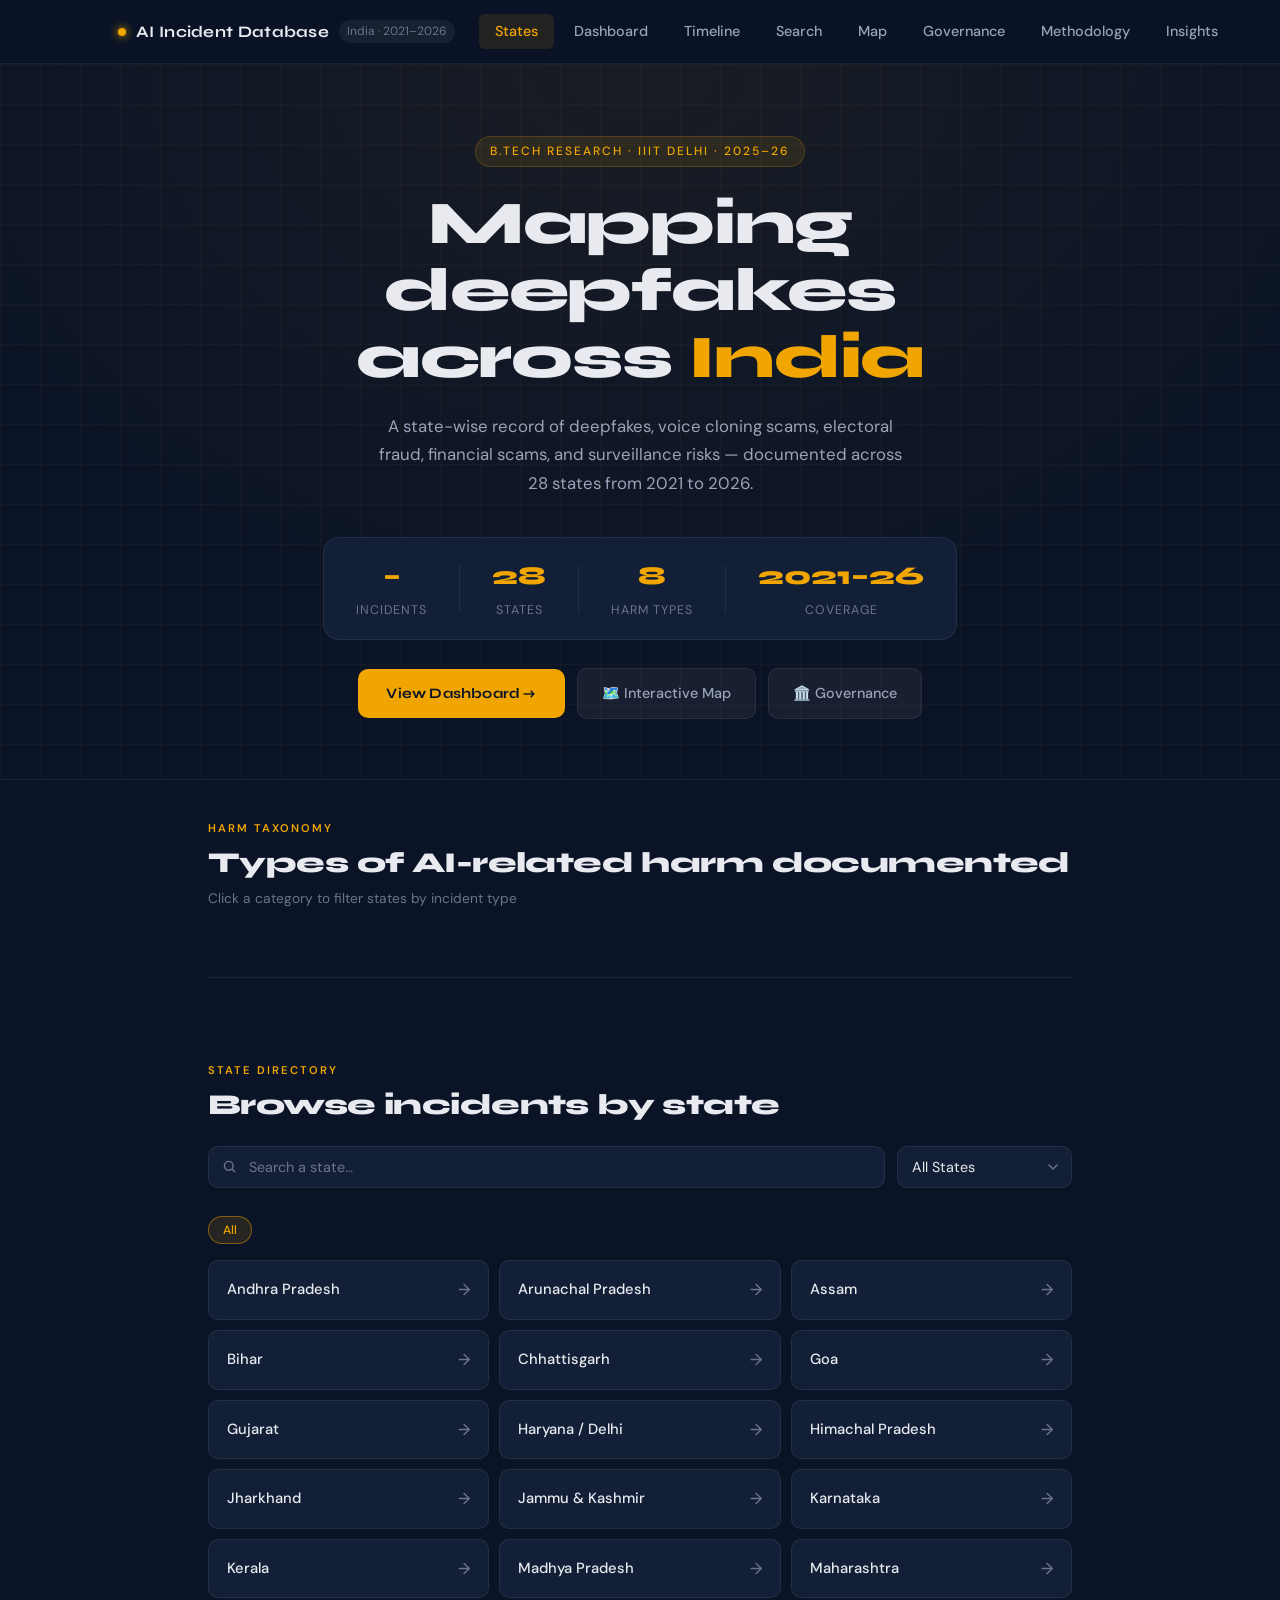
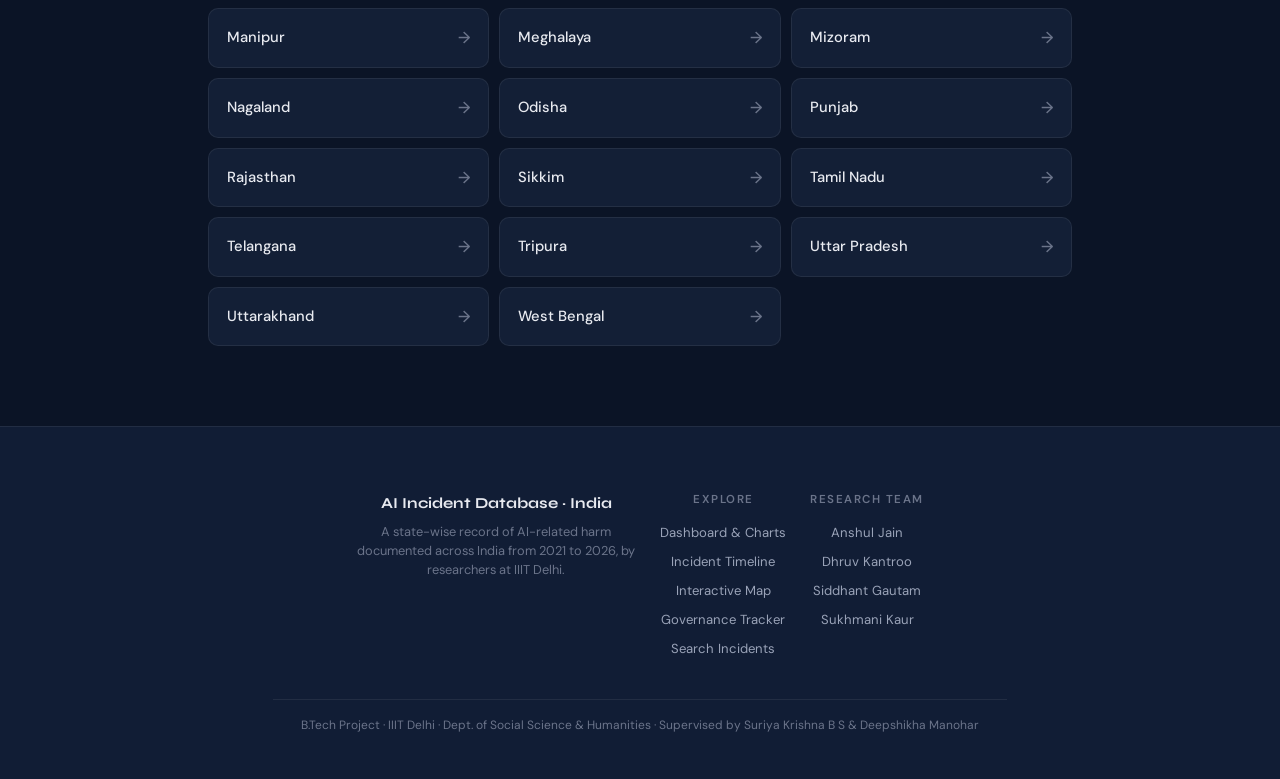
<file: index.html>
<!DOCTYPE html>
<html lang="en">
<head>
  <meta charset="UTF-8" />
  <meta name="viewport" content="width=device-width, initial-scale=1.0" />
  <title>AI Incident Database – India</title>
  <link rel="preconnect" href="https://fonts.googleapis.com">
  <link href="https://fonts.googleapis.com/css2?family=Syne:wght@400;600;700;800&family=DM+Sans:ital,wght@0,300;0,400;0,500;1,400&display=swap" rel="stylesheet">
  <link rel="stylesheet" href="styles.css" />
</head>
<body>

  <!-- TOP NAV -->
  <nav class="topnav">
    <div class="topnav-inner">
      <div class="topnav-brand">
        <span class="brand-dot"></span>
        <span class="brand-name">AI Incident Database</span>
        <span class="brand-tag">India · 2021–2026</span>
      </div>
      <div class="topnav-links">
        <a href="index.html" class="nav-link active">States</a>
        <a href="dashboard.html" class="nav-link">Dashboard</a>
        <a href="timeline.html" class="nav-link">Timeline</a>
        <a href="search.html" class="nav-link">Search</a>
        <a href="overall.html" class="nav-link">Map</a>
        <a href="governance.html" class="nav-link">Governance</a>
        <a href="methodology.html" class="nav-link">Methodology</a>
        <a href="insights.html" class="nav-link">Insights</a>
      </div>
      <button class="hamburger" id="hamburger" aria-label="Open menu">
        <span></span><span></span><span></span>
      </button>
    </div>
  </nav>

  <!-- MOBILE DRAWER -->
  <div class="drawer-overlay" id="drawerOverlay"></div>
  <aside class="drawer" id="drawer">
    <div class="drawer-header">
      <span class="brand-name">Navigation</span>
      <button class="drawer-close" id="drawerClose">✕</button>
    </div>
    <ul class="drawer-list">
      <li><a href="index.html" class="drawer-link active"><span>🗺️</span> All States</a></li>
      <li><a href="dashboard.html" class="drawer-link"><span>📊</span> Dashboard</a></li>
      <li><a href="timeline.html" class="drawer-link"><span>📅</span> Timeline</a></li>
      <li><a href="search.html" class="drawer-link"><span>🔍</span> Search</a></li>
      <li><a href="overall.html" class="drawer-link"><span>🗾</span> Map</a></li>
      <li><a href="governance.html" class="drawer-link"><span>🏛️</span> Central Governance</a></li>
    <li><a href="methodology.html" class="drawer-link"><span>📋</span> Methodology</a></li>
    <li><a href="insights.html" class="drawer-link"><span>💡</span> Insights</a></li>
    </ul>
  </aside>

  <!-- HERO -->
  <header class="hero">
    <div class="hero-inner">
      <div class="hero-eyebrow">B.Tech Research · IIIT Delhi · 2025–26</div>
      <h1 class="hero-title">
        Mapping <span id="rotWord" style="transition:opacity 0.22s, transform 0.22s; display:inline-block;">deepfakes</span><br>across <em>India</em>
      </h1>
      <p class="hero-sub">A state-wise record of deepfakes, voice cloning scams, electoral fraud, financial scams, and surveillance risks — documented across 28 states from 2021 to 2026.</p>
      <div class="hero-stats">
        <div class="stat"><strong id="cntTotal">–</strong><span>Incidents</span></div>
        <div class="stat-divider"></div>
        <div class="stat"><strong id="cntStates">28</strong><span>States</span></div>
        <div class="stat-divider"></div>
        <div class="stat"><strong>8</strong><span>Harm types</span></div>
        <div class="stat-divider"></div>
        <div class="stat"><strong>2021–26</strong><span>Coverage</span></div>
      </div>
      <div class="hero-actions">
        <a href="dashboard.html" class="btn-primary">View Dashboard →</a>
        <a href="overall.html" class="btn-secondary">🗺️ Interactive Map</a>
        <a href="governance.html" class="btn-secondary">🏛️ Governance</a>
      </div>
    </div>
    <div class="hero-grid-bg"></div>
  </header>

  <!-- HARM CATEGORIES SECTION -->
  <section class="main-container" style="padding-bottom:0">
    <div class="section-header">
      <span class="section-eyebrow">Harm Taxonomy</span>
      <h2 class="section-title">Types of AI-related harm documented</h2>
      <p class="section-desc">Click a category to filter states by incident type</p>
    </div>
    <div class="cat-cards-grid" id="catCardsGrid"></div>
    <div class="section-divider"></div>
  </section>

  <!-- STATE DIRECTORY -->
  <main class="main-container">
    <div class="section-header">
      <span class="section-eyebrow">State Directory</span>
      <h2 class="section-title">Browse incidents by state</h2>
    </div>

    <div class="controls-bar">
      <div class="search-wrap">
        <svg class="search-icon" viewBox="0 0 20 20" fill="none"><circle cx="8.5" cy="8.5" r="5.5" stroke="currentColor" stroke-width="1.8"/><path d="M13 13l3 3" stroke="currentColor" stroke-width="1.8" stroke-linecap="round"/></svg>
        <input type="text" id="searchInput" class="search-input" placeholder="Search a state…" autocomplete="off" />
      </div>
      <select id="stateSelect" class="state-select">
        <option value="">All States</option>
        <option>Andhra Pradesh</option>
        <option>Arunachal Pradesh</option>
        <option>Assam</option>
        <option>Bihar</option>
        <option>Chhattisgarh</option>
        <option>Goa</option>
        <option>Gujarat</option>
        <option>Haryana/ Delhi</option>
        <option>Himachal Pradesh</option>
        <option>Jharkhand</option>
        <option>Jammu & Kashmir</option>
        <option>Karnataka</option>
        <option>Kerala</option>
        <option>Madhya Pradesh</option>
        <option>Maharashtra</option>
        <option>Manipur</option>
        <option>Meghalaya</option>
        <option>Mizoram</option>
        <option>Nagaland</option>
        <option>Odisha</option>
        <option>Punjab</option>
        <option>Rajasthan</option>
        <option>Sikkim</option>
        <option>Tamil Nadu</option>
        <option>Telangana</option>
        <option>Tripura</option>
        <option>Uttar Pradesh</option>
        <option>Uttarakhand</option>
        <option>West Bengal</option>
      </select>
    </div>

    <div class="filter-chips" id="filterChips">
      <button class="filter-chip active" data-cat="">All</button>
    </div>

    <ul id="stateList" class="state-grid">
      <li data-state="Andhra Pradesh"><a href="state.html?state=Andhra%20Pradesh"><span class="state-name">Andhra Pradesh</span><div class="state-card-right"><span class="state-arrow">→</span></div></a></li>
      <li data-state="Arunachal Pradesh"><a href="state.html?state=Arunachal%20Pradesh"><span class="state-name">Arunachal Pradesh</span><div class="state-card-right"><span class="state-arrow">→</span></div></a></li>
      <li data-state="Assam"><a href="state.html?state=Assam"><span class="state-name">Assam</span><div class="state-card-right"><span class="state-arrow">→</span></div></a></li>
      <li data-state="Bihar"><a href="state.html?state=Bihar"><span class="state-name">Bihar</span><div class="state-card-right"><span class="state-arrow">→</span></div></a></li>
      <li data-state="Chhattisgarh"><a href="state.html?state=Chhattisgarh"><span class="state-name">Chhattisgarh</span><div class="state-card-right"><span class="state-arrow">→</span></div></a></li>
      <li data-state="Goa"><a href="state.html?state=Goa"><span class="state-name">Goa</span><div class="state-card-right"><span class="state-arrow">→</span></div></a></li>
      <li data-state="Gujarat"><a href="state.html?state=Gujarat"><span class="state-name">Gujarat</span><div class="state-card-right"><span class="state-arrow">→</span></div></a></li>
      <li data-state="Haryana/ Delhi"><a href="state.html?state=Haryana%2F%20Delhi"><span class="state-name">Haryana / Delhi</span><div class="state-card-right"><span class="state-arrow">→</span></div></a></li>
      <li data-state="Himachal Pradesh"><a href="state.html?state=Himachal%20Pradesh"><span class="state-name">Himachal Pradesh</span><div class="state-card-right"><span class="state-arrow">→</span></div></a></li>
      <li data-state="Jharkhand"><a href="state.html?state=Jharkhand"><span class="state-name">Jharkhand</span><div class="state-card-right"><span class="state-arrow">→</span></div></a></li>
      <li data-state="Jammu & Kashmir"><a href="state.html?state=Jammu%20%26%20Kashmir"><span class="state-name">Jammu & Kashmir</span><div class="state-card-right"><span class="state-arrow">→</span></div></a></li>
      <li data-state="Karnataka"><a href="state.html?state=Karnataka"><span class="state-name">Karnataka</span><div class="state-card-right"><span class="state-arrow">→</span></div></a></li>
      <li data-state="Kerala"><a href="state.html?state=Kerala"><span class="state-name">Kerala</span><div class="state-card-right"><span class="state-arrow">→</span></div></a></li>
      <li data-state="Madhya Pradesh"><a href="state.html?state=Madhya%20Pradesh"><span class="state-name">Madhya Pradesh</span><div class="state-card-right"><span class="state-arrow">→</span></div></a></li>
      <li data-state="Maharashtra"><a href="state.html?state=Maharashtra"><span class="state-name">Maharashtra</span><div class="state-card-right"><span class="state-arrow">→</span></div></a></li>
      <li data-state="Manipur"><a href="state.html?state=Manipur"><span class="state-name">Manipur</span><div class="state-card-right"><span class="state-arrow">→</span></div></a></li>
      <li data-state="Meghalaya"><a href="state.html?state=Meghalaya"><span class="state-name">Meghalaya</span><div class="state-card-right"><span class="state-arrow">→</span></div></a></li>
      <li data-state="Mizoram"><a href="state.html?state=Mizoram"><span class="state-name">Mizoram</span><div class="state-card-right"><span class="state-arrow">→</span></div></a></li>
      <li data-state="Nagaland"><a href="state.html?state=Nagaland"><span class="state-name">Nagaland</span><div class="state-card-right"><span class="state-arrow">→</span></div></a></li>
      <li data-state="Odisha"><a href="state.html?state=Odisha"><span class="state-name">Odisha</span><div class="state-card-right"><span class="state-arrow">→</span></div></a></li>
      <li data-state="Punjab"><a href="state.html?state=Punjab"><span class="state-name">Punjab</span><div class="state-card-right"><span class="state-arrow">→</span></div></a></li>
      <li data-state="Rajasthan"><a href="state.html?state=Rajasthan"><span class="state-name">Rajasthan</span><div class="state-card-right"><span class="state-arrow">→</span></div></a></li>
      <li data-state="Sikkim"><a href="state.html?state=Sikkim"><span class="state-name">Sikkim</span><div class="state-card-right"><span class="state-arrow">→</span></div></a></li>
      <li data-state="Tamil Nadu"><a href="state.html?state=Tamil%20Nadu"><span class="state-name">Tamil Nadu</span><div class="state-card-right"><span class="state-arrow">→</span></div></a></li>
      <li data-state="Telangana"><a href="state.html?state=Telangana"><span class="state-name">Telangana</span><div class="state-card-right"><span class="state-arrow">→</span></div></a></li>
      <li data-state="Tripura"><a href="state.html?state=Tripura"><span class="state-name">Tripura</span><div class="state-card-right"><span class="state-arrow">→</span></div></a></li>
      <li data-state="Uttar Pradesh"><a href="state.html?state=Uttar%20Pradesh"><span class="state-name">Uttar Pradesh</span><div class="state-card-right"><span class="state-arrow">→</span></div></a></li>
      <li data-state="Uttarakhand"><a href="state.html?state=Uttarakhand"><span class="state-name">Uttarakhand</span><div class="state-card-right"><span class="state-arrow">→</span></div></a></li>
      <li data-state="West Bengal"><a href="state.html?state=West%20Bengal"><span class="state-name">West Bengal</span><div class="state-card-right"><span class="state-arrow">→</span></div></a></li>
    </ul>

    <p id="noResults" class="no-results" style="display:none;">No states match your search.</p>
  </main>

  <!-- FOOTER -->
  <footer class="site-footer">
    <div class="footer-inner">
      <div class="footer-brand">
        <span class="footer-brand-name">AI Incident Database · India</span>
        <p class="footer-brand-desc">A state-wise record of AI-related harm documented across India from 2021 to 2026, by researchers at IIIT Delhi.</p>
      </div>
      <div class="footer-links">
        <span class="footer-links-title">Explore</span>
        <a href="dashboard.html" class="footer-link">Dashboard & Charts</a>
        <a href="timeline.html" class="footer-link">Incident Timeline</a>
        <a href="overall.html" class="footer-link">Interactive Map</a>
        <a href="governance.html" class="footer-link">Governance Tracker</a>
        <a href="search.html" class="footer-link">Search Incidents</a>
      </div>
      <div class="footer-links">
        <span class="footer-links-title">Research Team</span>
        <span class="footer-link">Anshul Jain</span>
        <span class="footer-link">Dhruv Kantroo</span>
        <span class="footer-link">Siddhant Gautam</span>
        <span class="footer-link">Sukhmani Kaur</span>
      </div>
    </div>
    <div class="footer-bottom">
      B.Tech Project · IIIT Delhi · Dept. of Social Science & Humanities · Supervised by Suriya Krishna B S & Deepshikha Manohar
    </div>
  </footer>

  <script src="state.js"></script>
  <script src="script.js"></script>
  <script>
    /* ── Category rules ── */
    const CAT_RULES = [
      { key: 'electoral',    label: 'Electoral Misinfo',    icon: '🗳️', color: '#c17f24', rgb: '193,127,36',  keywords: ['election','electoral','political','deepfake political','CM','BJP','Congress','RJD','TMC','SP ','MLA','MP ','poll','vote','campaign','defam'] },
      { key: 'blackmail',    label: 'Deepfake Blackmail',   icon: '🎭', color: '#7ec8e3', rgb: '126,200,227', keywords: ['blackmail','sextortion','obscene','morphed','suicide','extort','intimate','explicit','revenge'] },
      { key: 'voice',        label: 'Voice Cloning Scams',  icon: '🎙️', color: '#c084fc', rgb: '192,132,252', keywords: ['voice cloning','voice scam','cloned voice','AI voice','kidnap','ransom','emergency'] },
      { key: 'fraud',        label: 'Financial Fraud',      icon: '💸', color: '#f97316', rgb: '249,115,22',  keywords: ['fraud','investment','scam','lakh','crore','trading','fake app','stock','crypto','ponzi','trump hotel','phishing'] },
      { key: 'arrest',       label: 'Digital Arrest',       icon: '🚔', color: '#4ade80', rgb: '74,222,128',  keywords: ['digital arrest','IPS','CBI','RBI','officer','deepfake IPS','pose as'] },
      { key: 'surveillance', label: 'Surveillance Risks',   icon: '👁️', color: '#94a3b8', rgb: '148,163,184', keywords: ['facial recognition','CCTV','surveillance','attendance','biometric','AI tool','deep trace','traffic'] },
      { key: 'identity',     label: 'Identity Theft',       icon: '🪪', color: '#fb923c', rgb: '251,146,60',  keywords: ['identity','fake profile','persona','fake account','impersonat','babydoll','fake social'] },
      { key: 'communal',     label: 'Communal Misinfo',     icon: '⚡', color: '#f0abfc', rgb: '240,171,252', keywords: ['communal','riot','violence','religion','caste','kumbh','misinformation','fake news','mislead','stampede'] },
    ];

    function classifyIncident(inc) {
      const text = ((inc.title || '') + ' ' + (inc.summary || '')).toLowerCase();
      for (const cat of CAT_RULES) {
        if (cat.keywords.some(k => text.includes(k.toLowerCase()))) return cat;
      }
      return { key: 'other', label: 'Other', icon: '📌', color: '#6b748a', rgb: '107,116,138' };
    }

    /* ── Build counts per state and per category ── */
    const stateCounts = {};
    const catCounts   = {};
    const stateCats   = {};  // state → Set of cat keys

    let totalIncidents = 0;
    Object.entries(incidentsData).forEach(([state, incs]) => {
      stateCounts[state] = incs.length;
      totalIncidents += incs.length;
      stateCats[state] = new Set();
      incs.forEach(inc => {
        const cat = classifyIncident(inc);
        catCounts[cat.key] = (catCounts[cat.key] || 0) + 1;
        stateCats[state].add(cat.key);
      });
    });

    /* ── Hero: animated counter ── */
    function animateCounter(el, target, dur = 1300) {
      const t0 = performance.now();
      (function tick(now) {
        const p = Math.min((now - t0) / dur, 1);
        el.textContent = Math.round((1 - Math.pow(1 - p, 3)) * target);
        if (p < 1) requestAnimationFrame(tick);
      })(performance.now());
    }

    const cntTotal  = document.getElementById('cntTotal');
    const cntStates = document.getElementById('cntStates');

    const heroObs = new IntersectionObserver(entries => {
      if (entries[0].isIntersecting) {
        animateCounter(cntTotal,  totalIncidents);
        animateCounter(cntStates, 28);
        heroObs.disconnect();
      }
    }, { threshold: 0.3 });
    heroObs.observe(document.querySelector('.hero-stats'));

    /* ── Hero: rotating word ── */
    const rotWords = ['deepfakes', 'voice scams', 'election fraud', 'surveillance', 'financial fraud', 'identity theft', 'communal misinfo'];
    let rotIdx = 0;
    const rotEl = document.getElementById('rotWord');
    setInterval(() => {
      rotEl.style.opacity = '0';
      rotEl.style.transform = 'translateY(-10px)';
      setTimeout(() => {
        rotIdx = (rotIdx + 1) % rotWords.length;
        rotEl.textContent = rotWords[rotIdx];
        rotEl.style.opacity = '1';
        rotEl.style.transform = 'translateY(0)';
      }, 220);
    }, 2400);

    /* ── Build category cards ── */
    let activeCat = '';
    const catGrid = document.getElementById('catCardsGrid');
    const chips   = document.getElementById('filterChips');

    CAT_RULES.forEach(cat => {
      const count = catCounts[cat.key] || 0;

      // Card
      const card = document.createElement('div');
      card.className = 'cat-card';
      card.style.setProperty('--c-accent', cat.color);
      card.style.setProperty('--c-accent-rgb', cat.rgb);
      card.innerHTML = `
        <span class="cat-card-icon">${cat.icon}</span>
        <div class="cat-card-label">${cat.label}</div>
        <div class="cat-card-meta">
          <span class="cat-card-count">across states</span>
          <span class="cat-card-num">${count}</span>
        </div>`;
      card.addEventListener('click', () => filterByCat(cat.key, card));
      catGrid.appendChild(card);

      // Chip
      const chip = document.createElement('button');
      chip.className = 'filter-chip';
      chip.dataset.cat = cat.key;
      chip.style.cssText = `border-color: rgba(${cat.rgb},0.3);`;
      chip.textContent = cat.label;
      chip.addEventListener('click', () => filterByCat(cat.key, null, chip));
      chips.appendChild(chip);
    });

    function filterByCat(key, clickedCard, clickedChip) {
      // Toggle off if same category clicked
      if (activeCat === key) key = '';

      activeCat = key;

      // Update card active states
      document.querySelectorAll('.cat-card').forEach((c, i) => {
        c.classList.toggle('active-filter', CAT_RULES[i]?.key === key);
      });

      // Update chip active states
      document.querySelectorAll('.filter-chip').forEach(c => {
        c.classList.toggle('active', c.dataset.cat === key);
      });
      if (!key) document.querySelector('.filter-chip[data-cat=""]').classList.add('active');

      // Filter state list
      document.querySelectorAll('#stateList li[data-state]').forEach(li => {
        const state = li.dataset.state;
        const show = !key || (stateCats[state] && stateCats[state].has(key));
        li.style.display = show ? '' : 'none';
      });

      const visible = document.querySelectorAll('#stateList li[data-state]:not([style*="none"])').length;
      document.getElementById('noResults').style.display = visible === 0 ? '' : 'none';
    }

    // "All" chip
    document.querySelector('.filter-chip[data-cat=""]').addEventListener('click', () => filterByCat(''));

    /* ── Inject incident count badges into state cards ── */
    document.querySelectorAll('#stateList li[data-state]').forEach(li => {
      const count = stateCounts[li.dataset.state] || 0;
      if (count > 0) {
        const right = li.querySelector('.state-card-right');
        const badge = document.createElement('span');
        badge.className = 'incident-count-badge';
        badge.textContent = count;
        right.insertBefore(badge, right.firstChild);
      }
    });

    /* ── Scroll reveal ── */
    const revObs = new IntersectionObserver(entries => {
      entries.forEach(e => {
        if (e.isIntersecting) { e.target.classList.add('visible'); revObs.unobserve(e.target); }
      });
    }, { threshold: 0.08 });
    document.querySelectorAll('.reveal').forEach(el => revObs.observe(el));

    /* ── Search & dropdown filter ── */
    const searchInput = document.getElementById('searchInput');
    const stateSelect = document.getElementById('stateSelect');
    const stateList   = document.getElementById('stateList');
    const noResults   = document.getElementById('noResults');

    function applyFilters() {
      const q = searchInput.value.trim().toLowerCase();
      const sel = stateSelect.value.toLowerCase();
      let visible = 0;
      document.querySelectorAll('#stateList li[data-state]').forEach(li => {
        const state = li.dataset.state.toLowerCase();
        const catOk  = !activeCat || (stateCats[li.dataset.state] && stateCats[li.dataset.state].has(activeCat));
        const textOk = !q || state.includes(q);
        const selOk  = !sel || state === sel;
        const show = catOk && textOk && selOk;
        li.style.display = show ? '' : 'none';
        if (show) visible++;
      });
      noResults.style.display = visible === 0 ? '' : 'none';
    }

    searchInput.addEventListener('input', applyFilters);
    stateSelect.addEventListener('change', applyFilters);
  </script>
</body>
</html>
</file>
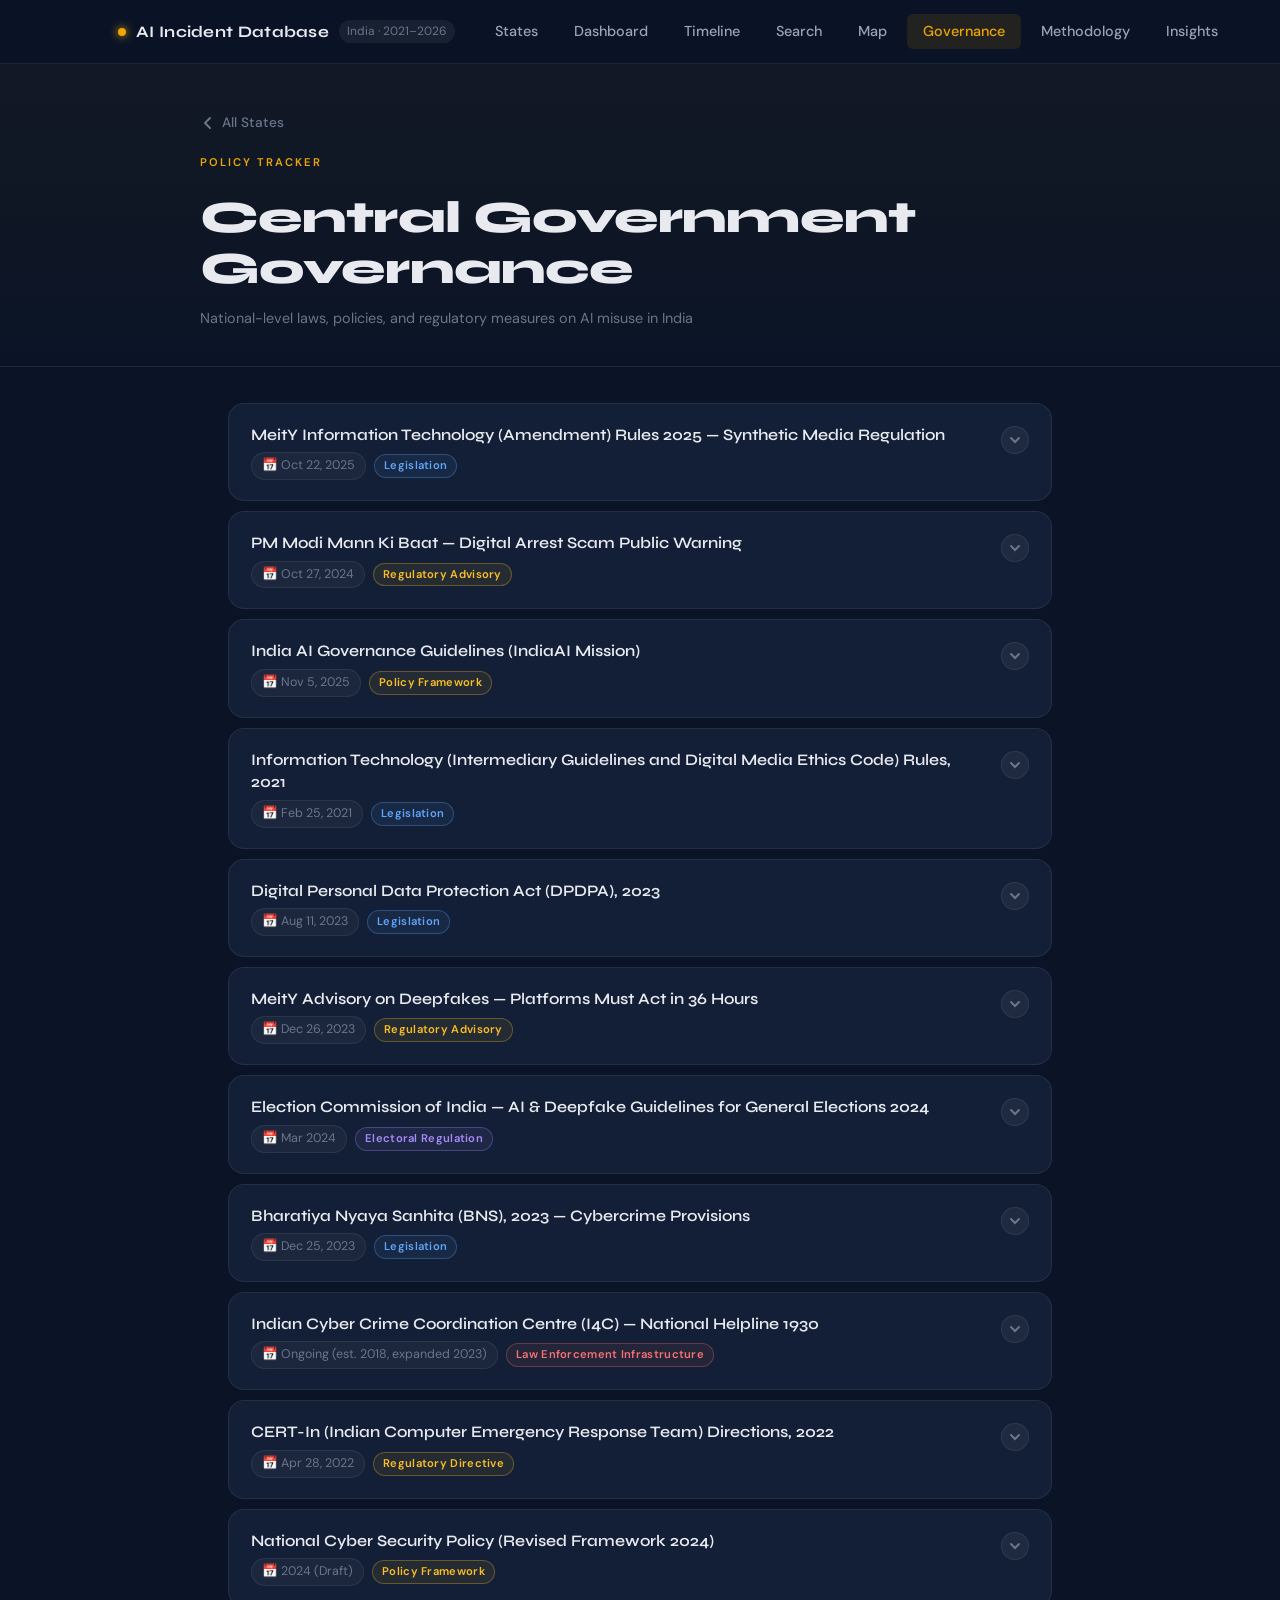
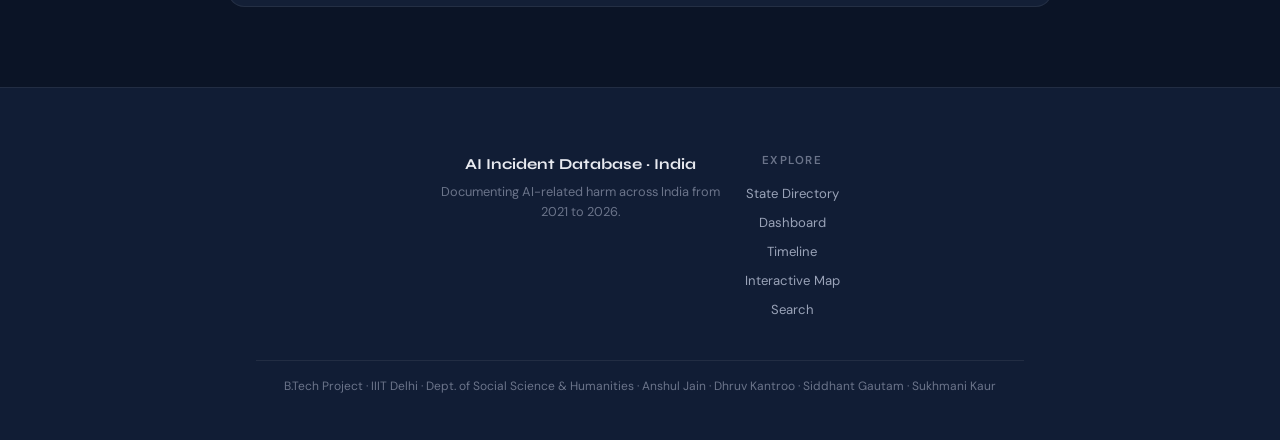
<file: governance.html>
<!DOCTYPE html>
<html lang="en">
<head>
  <meta charset="UTF-8" />
  <meta name="viewport" content="width=device-width, initial-scale=1.0" />
  <title>Central Government Governance – AI Incident Database</title>
  <link rel="preconnect" href="https://fonts.googleapis.com">
  <link href="https://fonts.googleapis.com/css2?family=Syne:wght@400;600;700;800&family=DM+Sans:ital,wght@0,300;0,400;0,500;1,400&display=swap" rel="stylesheet">
  <link rel="stylesheet" href="styles.css" />
</head>
<body>

  <!-- TOP NAV -->
  <nav class="topnav">
    <div class="topnav-inner">
      <div class="topnav-brand">
        <span class="brand-dot"></span>
        <span class="brand-name">AI Incident Database</span>
        <span class="brand-tag">India · 2021–2026</span>
      </div>
      <div class="topnav-links">
        <a href="index.html" class="nav-link">States</a>
        <a href="dashboard.html" class="nav-link">Dashboard</a>
        <a href="timeline.html" class="nav-link">Timeline</a>
        <a href="search.html" class="nav-link">Search</a>
        <a href="overall.html" class="nav-link">Map</a>
        <a href="governance.html" class="nav-link active">Governance</a>
        <a href="methodology.html" class="nav-link">Methodology</a>
        <a href="insights.html" class="nav-link">Insights</a>
      </div>
      <button class="hamburger" id="hamburger" aria-label="Open menu">
        <span></span><span></span><span></span>
      </button>
    </div>
  </nav>

  <!-- MOBILE DRAWER -->
  <div class="drawer-overlay" id="drawerOverlay"></div>
  <aside class="drawer" id="drawer">
    <div class="drawer-header">
      <span class="brand-name">Navigation</span>
      <button class="drawer-close" id="drawerClose">✕</button>
    </div>
    <ul class="drawer-list">
      <li><a href="index.html" class="drawer-link"><span>🗺️</span> All States</a></li>
      <li><a href="dashboard.html" class="drawer-link"><span>📊</span> Dashboard</a></li>
      <li><a href="timeline.html" class="drawer-link"><span>📅</span> Timeline</a></li>
      <li><a href="search.html" class="drawer-link"><span>🔍</span> Search</a></li>
      <li><a href="overall.html" class="drawer-link"><span>🗾</span> Map</a></li>
      <li><a href="governance.html" class="drawer-link active"><span>🏛️</span> Central Governance</a></li>
      <li><a href="methodology.html" class="drawer-link"><span>📋</span> Methodology</a></li>
      <li><a href="insights.html" class="drawer-link"><span>💡</span> Insights</a></li>
    </ul>
  </aside>

  <!-- HERO -->
  <header class="state-hero">
    <div class="state-hero-inner">
      <a href="index.html" class="back-btn">
        <svg width="16" height="16" viewBox="0 0 16 16" fill="none"><path d="M10 3L5 8l5 5" stroke="currentColor" stroke-width="2" stroke-linecap="round" stroke-linejoin="round"/></svg>
        All States
      </a>
      <span class="section-eyebrow" style="margin-top:8px">Policy Tracker</span>
      <h1 class="state-title">Central Government Governance</h1>
      <p class="state-subtitle">National-level laws, policies, and regulatory measures on AI misuse in India</p>
    </div>
  </header>

  <!-- CONTENT -->
  <main class="state-main">
    <div class="incident-list" id="govList"></div>
  </main>

  <footer class="site-footer">
    <div class="footer-inner">
      <div class="footer-brand">
        <span class="footer-brand-name">AI Incident Database · India</span>
        <p class="footer-brand-desc">Documenting AI-related harm across India from 2021 to 2026.</p>
      </div>
      <div class="footer-links">
        <span class="footer-links-title">Explore</span>
        <a href="index.html" class="footer-link">State Directory</a>
        <a href="dashboard.html" class="footer-link">Dashboard</a>
        <a href="timeline.html" class="footer-link">Timeline</a>
        <a href="overall.html" class="footer-link">Interactive Map</a>
        <a href="search.html" class="footer-link">Search</a>
      </div>
    </div>
    <div class="footer-bottom">B.Tech Project · IIIT Delhi · Dept. of Social Science &amp; Humanities · Anshul Jain · Dhruv Kantroo · Siddhant Gautam · Sukhmani Kaur</div>
  </footer>

  <script>
    // ── Drawer ──────────────────────────────────────────────
    const hamburger = document.getElementById('hamburger');
    const drawer    = document.getElementById('drawer');
    const overlay   = document.getElementById('drawerOverlay');
    const closeBtn  = document.getElementById('drawerClose');
    hamburger.addEventListener('click', () => { drawer.classList.add('open'); overlay.classList.add('active'); });
    closeBtn.addEventListener('click',  () => { drawer.classList.remove('open'); overlay.classList.remove('active'); });
    overlay.addEventListener('click',   () => { drawer.classList.remove('open'); overlay.classList.remove('active'); });

    // ── Central Governance Data ──────────────────────────────
    const centralGovData = [
      {
        title: "MeitY Information Technology (Amendment) Rules 2025 — Synthetic Media Regulation",
        date: "Oct 22, 2025",
        type: "Legislation",
        description: "MeitY issued the Information Technology (Intermediary Guidelines and Digital Media Ethics Code) Amendment Rules 2025 on October 22, 2025 — India's most significant regulatory intervention on AI-generated content to date. Key provisions include: (1) a formal definition of 'synthetic information' covering AI-generated text, audio, images, and video; (2) mandatory labelling of AI-generated content by platforms and creators; (3) enhanced platform accountability for hosting unlabelled synthetic media; (4) explicit removal obligations for deepfake sexual content within 24 hours of notification. The Rules took effect on February 20, 2026. Critics welcomed the definitions but noted enforcement mechanisms remained dependent on self-reporting by platforms rather than proactive monitoring.",
        link: "https://www.meity.gov.in/itmediaguidelines"
      },
      {
        title: "PM Modi Mann Ki Baat — Digital Arrest Scam Public Warning",
        date: "Oct 27, 2024",
        type: "Regulatory Advisory",
        description: "Prime Minister Narendra Modi used his monthly 'Mann Ki Baat' radio programme to publicly warn citizens about the rising menace of 'digital arrest' scams — a new form of AI-enabled fraud in which scammers impersonate government officials (CBI, RBI, customs) via video calls, using deepfake and voice-modulation technology to make the deception convincing. Modi stressed that no government agency ever conducts investigations via WhatsApp video calls or demands money online. The broadcast reached an estimated 23 crore listeners and prompted a spike in reports to the national cybercrime helpline 1930. I4C subsequently expanded its Digital Arrest Fraud task force in direct response to the PM's address.",
        link: "https://pib.gov.in/PressReleasePage.aspx?PRID=2070000"
      },
      {
        title: "India AI Governance Guidelines (IndiaAI Mission)",
        date: "Nov 5, 2025",
        type: "Policy Framework",
        description: "Released under the IndiaAI Mission, these are India's first comprehensive AI governance guidelines, developed by a high-level committee chaired by Prof. Balaraman Ravindran (IIT Madras). The framework adopts a 'pro-innovation, future-ready, human-centric' approach and is structured around Seven Guiding Principles (Sutras) — including Trust as the Foundation, People First, and 'Do No Harm' — and six governance pillars: AI innovation enablement, regulation and risk mitigation, institutional oversight, data governance, sectoral coordination, and incident reporting and grievance redressal. Rather than enacting a new AI-specific law, India has chosen a sectoral, adaptive regulatory approach leveraging existing legislation such as the IT Act and DPDPA. The action plan calls for establishing an AI Governance Group and Technology & Policy Expert Committee, developing a national AI incident database, creating regulatory sandboxes, and conducting gap analyses ahead of the India-AI Impact Summit 2026.",
        link: "https://static.pib.gov.in/WriteReadData/specificdocs/documents/2025/nov/doc2025115685601.pdf"
      },
      {
        title: "Information Technology (Intermediary Guidelines and Digital Media Ethics Code) Rules, 2021",
        date: "Feb 25, 2021",
        type: "Legislation",
        description: "The IT Rules 2021 require major social media intermediaries (with 5 million+ users) to appoint a Chief Compliance Officer, a Nodal Contact Person, and a Resident Grievance Officer in India. Platforms must remove flagged content within 36 hours for emergency requests and 15 days for standard grievances. The rules also mandate a monthly compliance report and proactive monitoring of AI-generated content. However, critics argue the rules give the government broad takedown powers with insufficient judicial oversight.",
        link: "https://meity.gov.in/itmediaguidelines"
      },
      {
        title: "Digital Personal Data Protection Act (DPDPA), 2023",
        date: "Aug 11, 2023",
        type: "Legislation",
        description: "India's first comprehensive data protection law establishes rights for 'data principals' (citizens) and obligations for 'data fiduciaries' (organisations). Relevant to AI misuse: it requires explicit consent before processing personal data, mandates purpose limitation (data cannot be reused for AI training without consent), and establishes a Data Protection Board to adjudicate violations. Penalties can reach ₹250 crore per violation. Critics note broad government exemptions for national security that could be misused.",
        link: "https://www.meity.gov.in/data-protection-framework"
      },
      {
        title: "MeitY Advisory on Deepfakes — Platforms Must Act in 36 Hours",
        date: "Dec 26, 2023",
        type: "Regulatory Advisory",
        description: "Following a surge in celebrity deepfakes during election season, the Ministry of Electronics and IT (MeitY) issued a formal advisory to all social media platforms. Platforms are required to remove deepfake content within 36 hours of being notified. The advisory cited Rules 3(1)(b)(vii) and 3(2)(b) of the IT Rules 2021, which prohibit content that impersonates another person. MeitY warned that non-compliance could result in loss of safe harbour protections under Section 79 of the IT Act.",
        link: "https://www.meity.gov.in/content/advisory-social-media-intermediaries-deepfake"
      },
      {
        title: "Election Commission of India — AI & Deepfake Guidelines for General Elections 2024",
        date: "Mar 2024",
        type: "Electoral Regulation",
        description: "Ahead of the 2024 Lok Sabha elections, the Election Commission issued comprehensive guidelines on AI use in political campaigns. All AI-generated content in political advertisements must carry a visible disclaimer. Campaigns are prohibited from using deepfakes of political opponents. Platforms must remove flagged electoral deepfakes within 3 hours during election silence periods. The EC also established a dedicated monitoring cell for AI-generated content across 14 major social media platforms.",
        link: "https://eci.gov.in/files/file/14897-election-commission-of-india-handbook-on-combating-misinformation/"
      },
      {
        title: "Bharatiya Nyaya Sanhita (BNS), 2023 — Cybercrime Provisions",
        date: "Dec 25, 2023",
        type: "Legislation",
        description: "India's replacement for the IPC introduced updated cybercrime provisions directly applicable to AI misuse. Section 318 (cheating) and Section 319 (cheating by personation) now cover AI-enabled identity fraud and deepfake scams. Section 356 covers criminal defamation through digital means including AI-manipulated media. The BNS also introduced provisions for organised cybercrime (Section 111), with enhanced penalties when crimes are committed using technology tools.",
        link: "https://legislative.gov.in/acts/bharatiya-nyaya-sanhita-2023/"
      },
      {
        title: "Indian Cyber Crime Coordination Centre (I4C) — National Helpline 1930",
        date: "Ongoing (est. 2018, expanded 2023)",
        type: "Law Enforcement Infrastructure",
        description: "The I4C under the Ministry of Home Affairs coordinates cybercrime response across all states. The national helpline 1930 allows citizens to report AI-enabled fraud including deepfakes, voice cloning scams, and digital arrest frauds. I4C maintains the National Cybercrime Reporting Portal (cybercrime.gov.in) and coordinates with state police, banks, and platforms for real-time fund freezing. In 2024, I4C specifically expanded its deepfake tracking capacity in response to election-season misuse.",
        link: "https://i4c.mha.gov.in/"
      },
      {
        title: "CERT-In (Indian Computer Emergency Response Team) Directions, 2022",
        date: "Apr 28, 2022",
        type: "Regulatory Directive",
        description: "CERT-In issued mandatory directions requiring all organisations (including AI platforms and cloud providers) to report cybersecurity incidents within 6 hours. Organisations must maintain logs of ICT systems for 180 days within Indian jurisdiction. Virtual private network providers and data centres must maintain subscriber data. These provisions give law enforcement access to data trails needed to investigate AI-assisted fraud — though they also raised concerns about surveillance overreach.",
        link: "https://www.cert-in.org.in/Directions70B.jsp"
      },
      {
        title: "National Cyber Security Policy (Revised Framework 2024)",
        date: "2024 (Draft)",
        type: "Policy Framework",
        description: "India's revised National Cyber Security Policy (2024 draft) for the first time explicitly addresses AI-specific risks including adversarial AI attacks, deepfake-based social engineering, and AI-assisted malware. It proposes a National AI Security Framework, mandatory AI risk assessments for critical infrastructure, and a Centre of Excellence for AI Security. However, as of 2025 the framework remains in draft stage, and implementation timelines have not been published.",
        link: "https://ncsp.cert-in.org.in/"
      }
    ];

    // ── Render ────────────────────────────────────────────────
    function renderGovCards() {
      const list = document.getElementById('govList');
      centralGovData.forEach((item, i) => {
        const card = document.createElement('div');
        card.className = 'incident-card';
        card.style.animationDelay = (i * 0.055) + 's';

        const typeClass = 'type-' + item.type.toLowerCase().replace(/[^a-z]/g,'-');

        const header = document.createElement('div');
        header.className = 'incident-header';
        header.innerHTML = `
          <div class="incident-header-left">
            <div class="incident-title">${item.title}</div>
            <div class="incident-meta">
              <span class="incident-date">📅 ${item.date}</span>
              <span class="type-badge ${typeClass}">${item.type}</span>
            </div>
          </div>
          <div class="incident-toggle">
            <svg viewBox="0 0 12 12" fill="none" stroke="currentColor" stroke-width="2" stroke-linecap="round">
              <path d="M2 4l4 4 4-4"/>
            </svg>
          </div>
        `;

        const dropdown = document.createElement('div');
        dropdown.className = 'incident-dropdown';
        const inner = document.createElement('div');
        inner.className = 'dropdown-inner';
        inner.innerHTML = `
          <p class="dropdown-text">${item.description}</p>
          <a class="read-more-btn" href="${item.link}" target="_blank" rel="noopener">🔗 Official Source <span>→</span></a>
        `;
        dropdown.appendChild(inner);

        header.addEventListener('click', () => {
          const isOpen = card.classList.contains('open');
          card.classList.toggle('open', !isOpen);
          dropdown.style.maxHeight = isOpen ? '0' : dropdown.scrollHeight + 'px';
        });

        card.appendChild(header);
        card.appendChild(dropdown);
        list.appendChild(card);
      });
    }

    renderGovCards();
  </script>
</body>
</html>
</file>
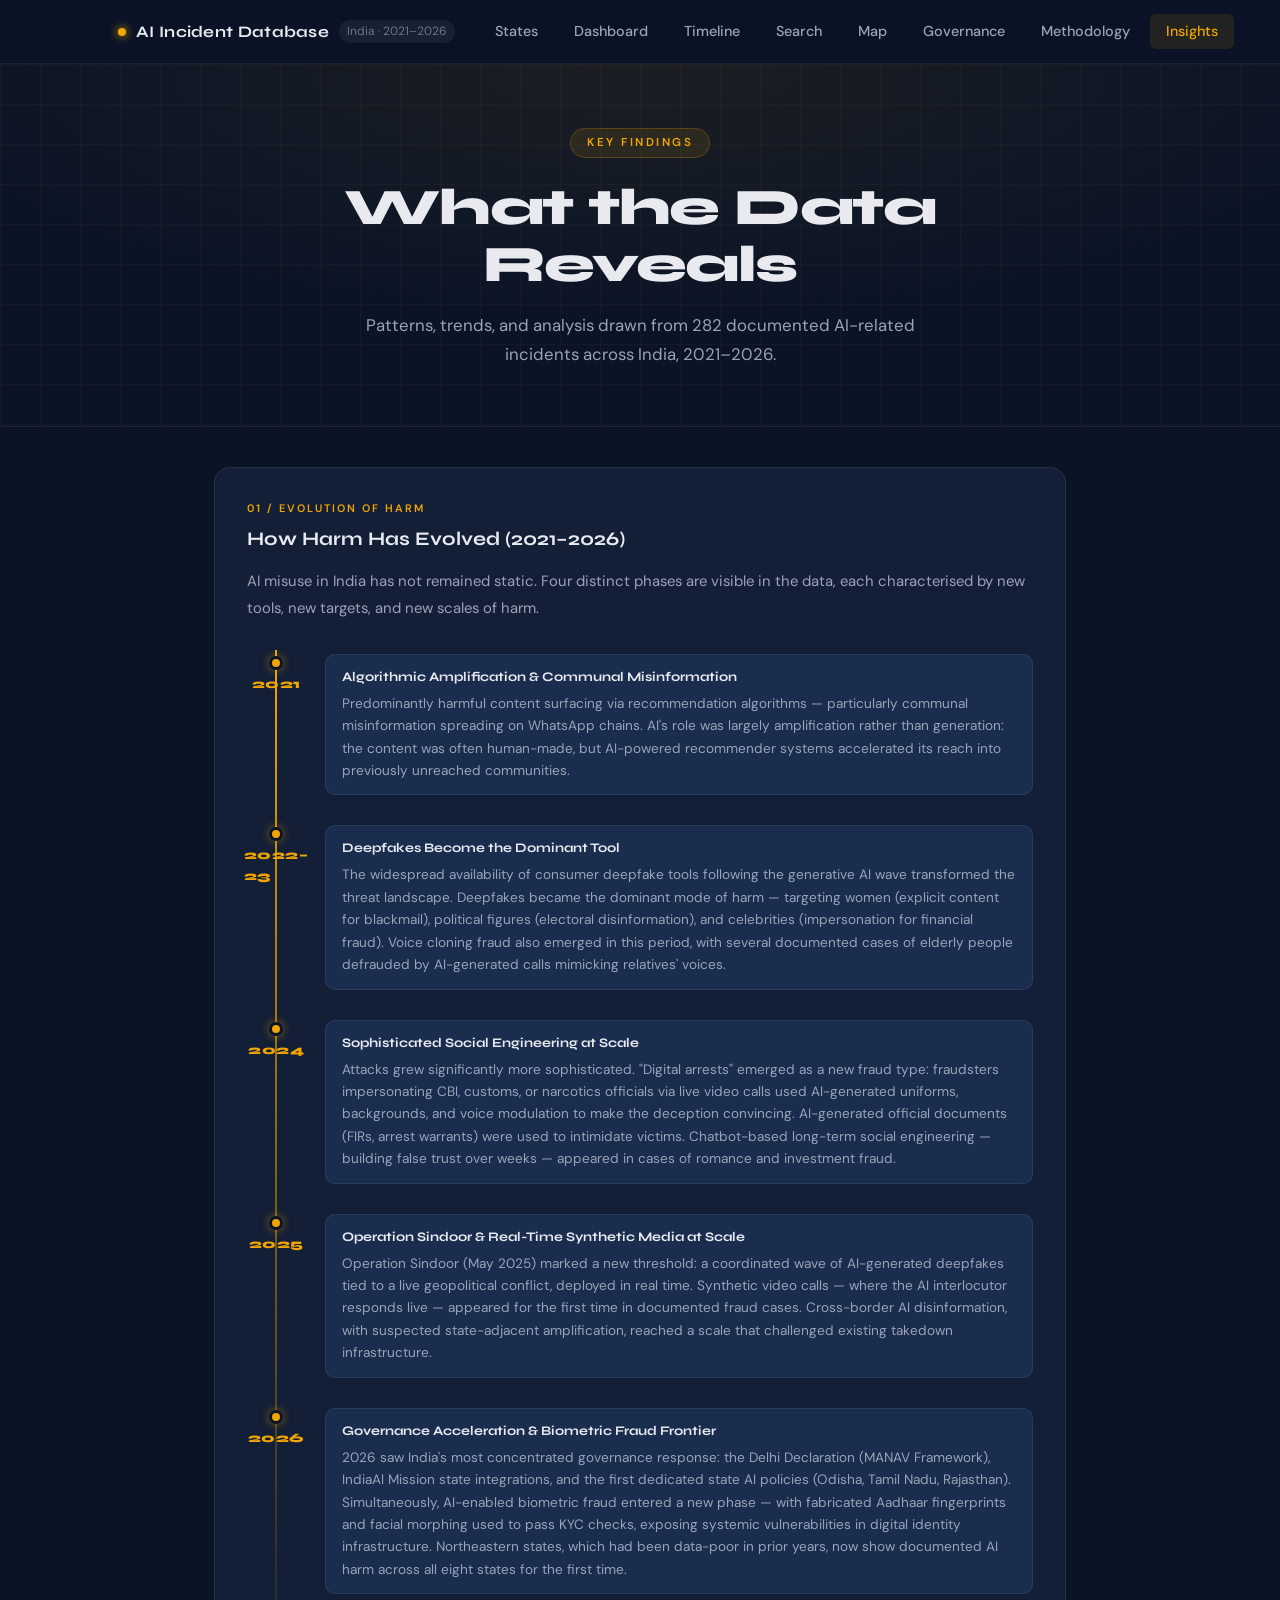
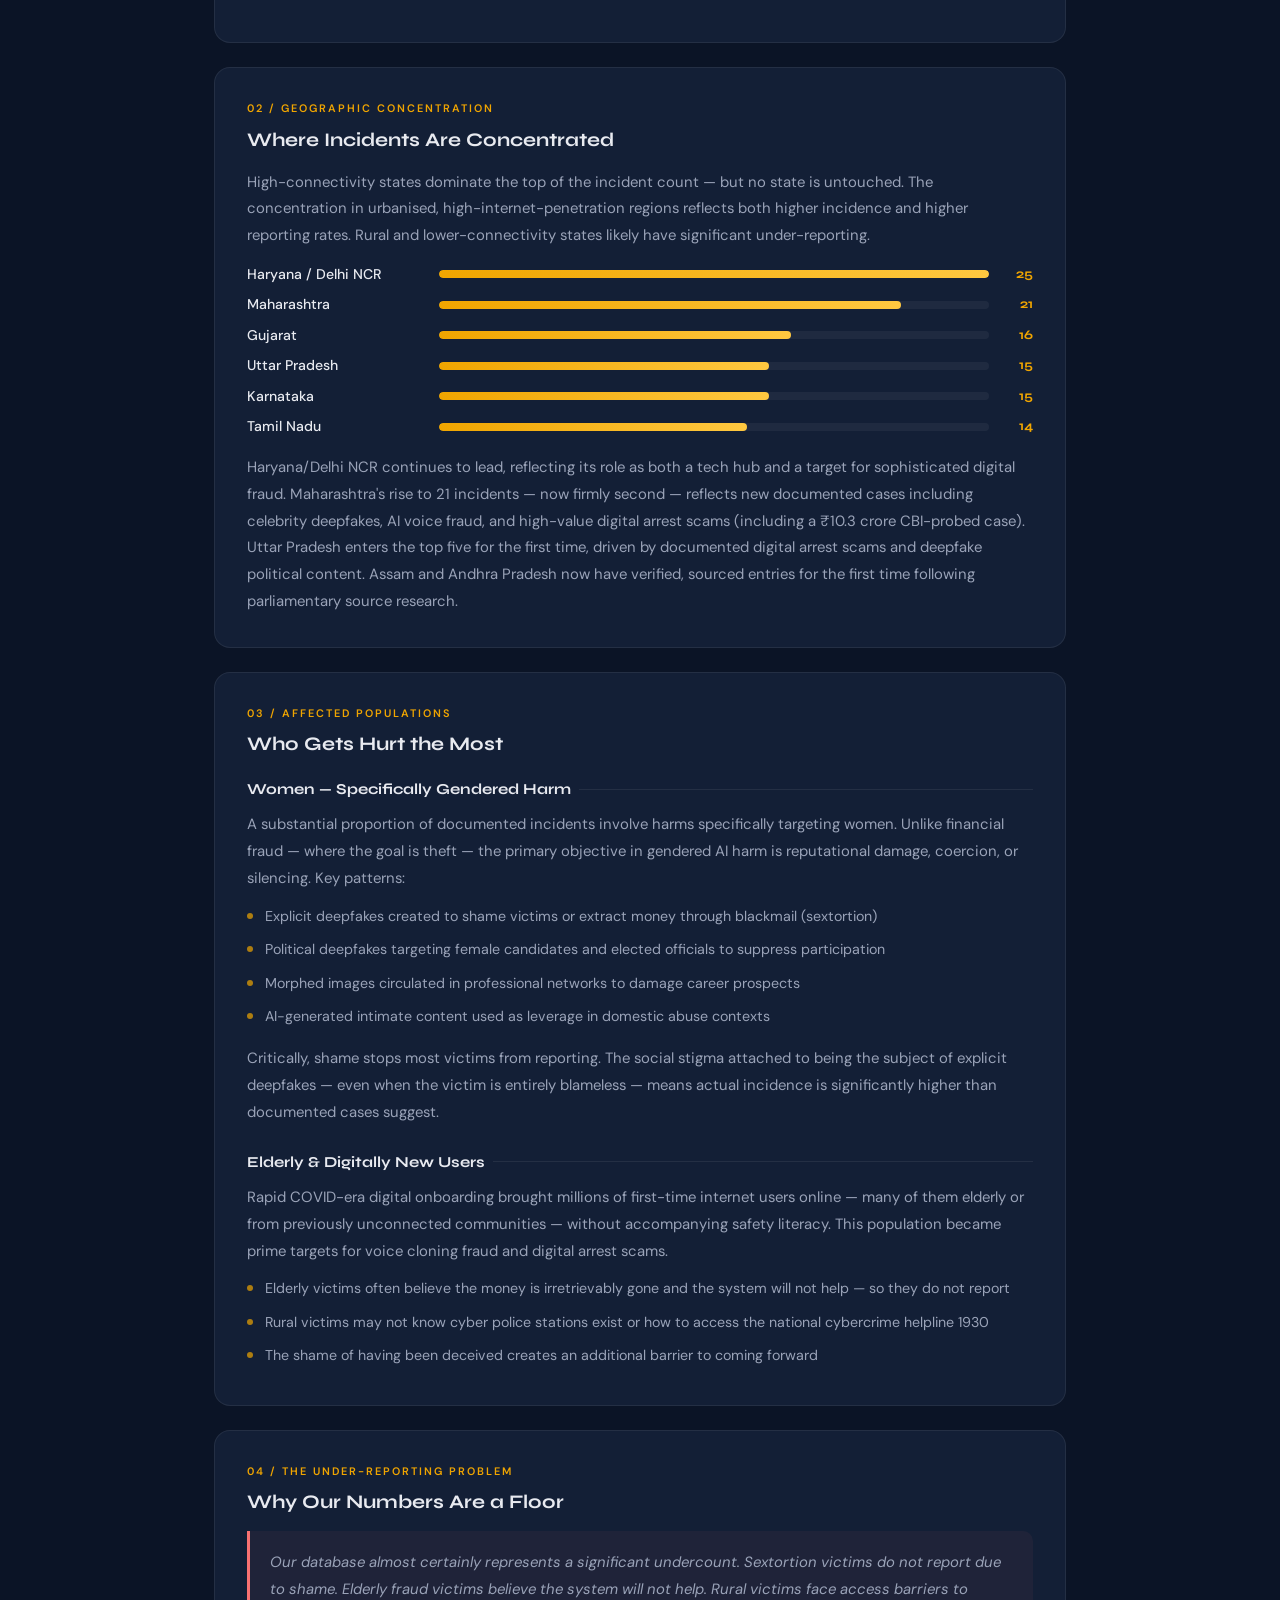
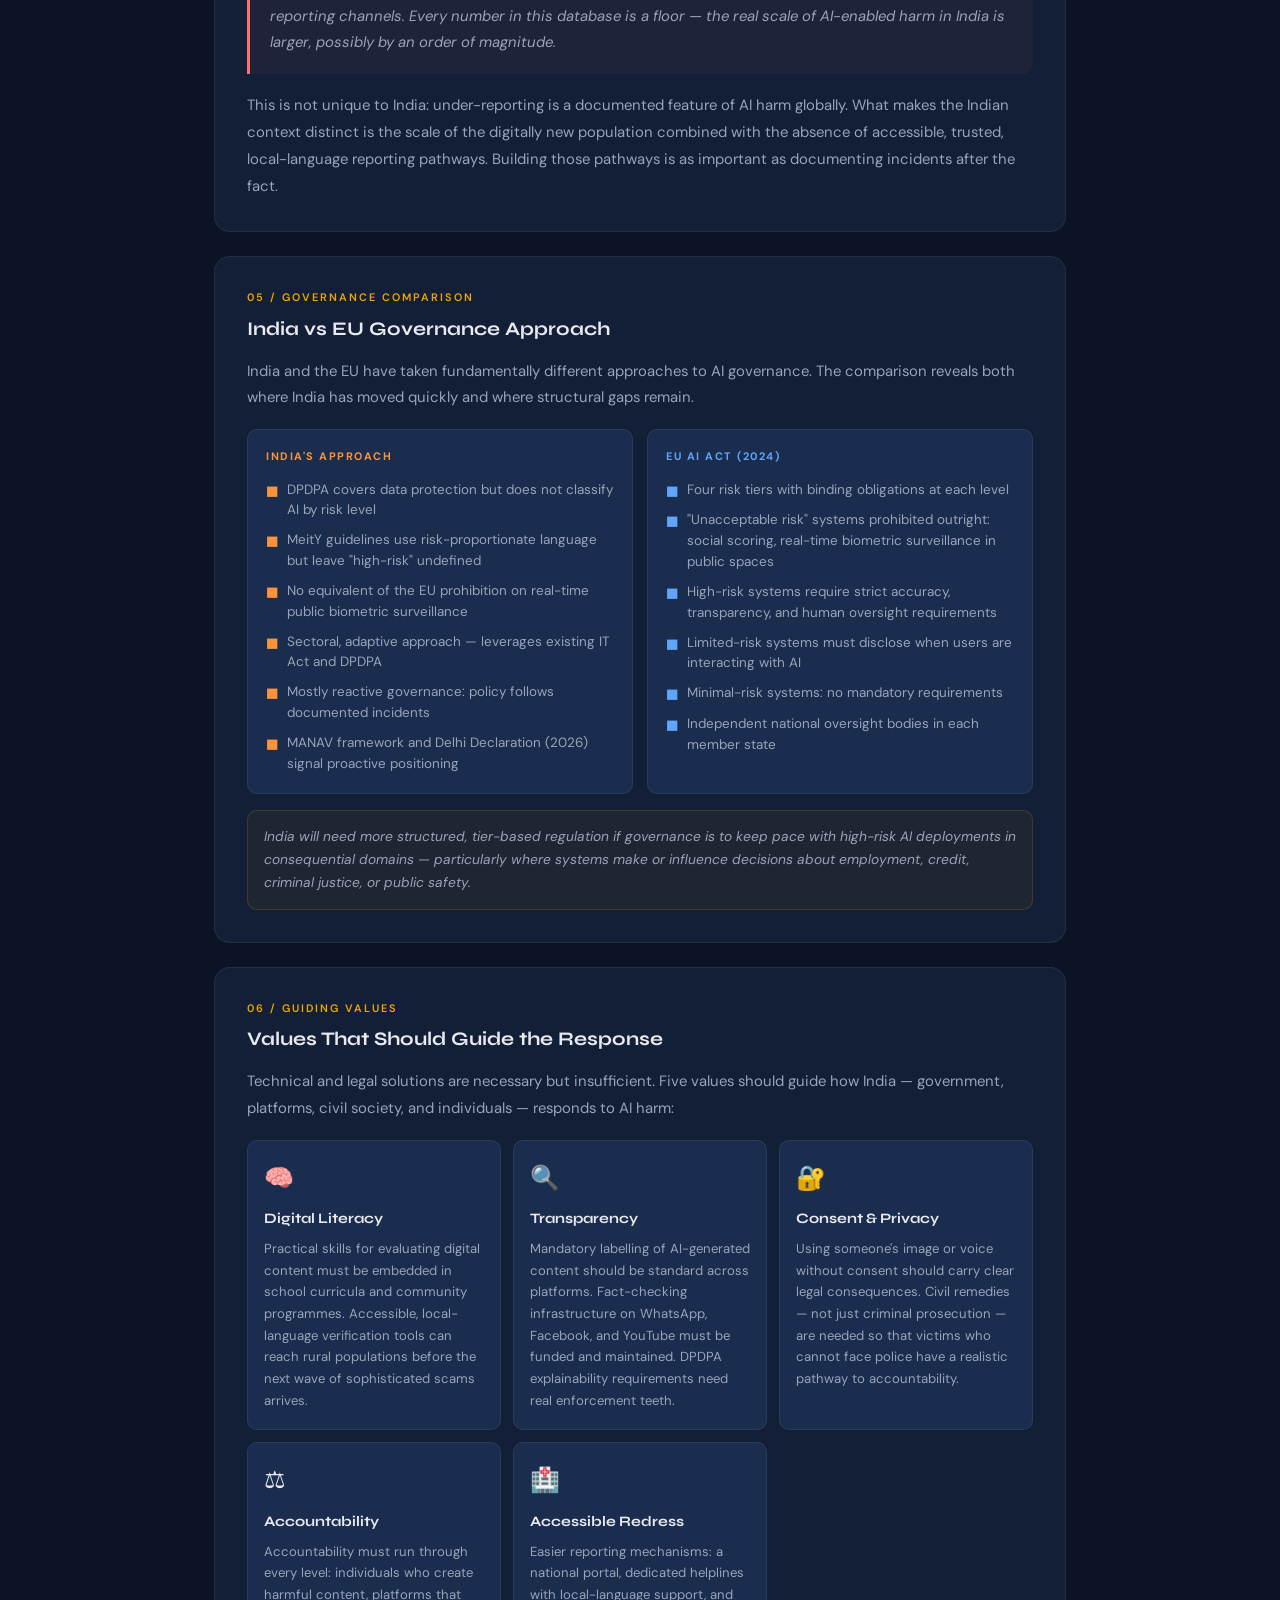
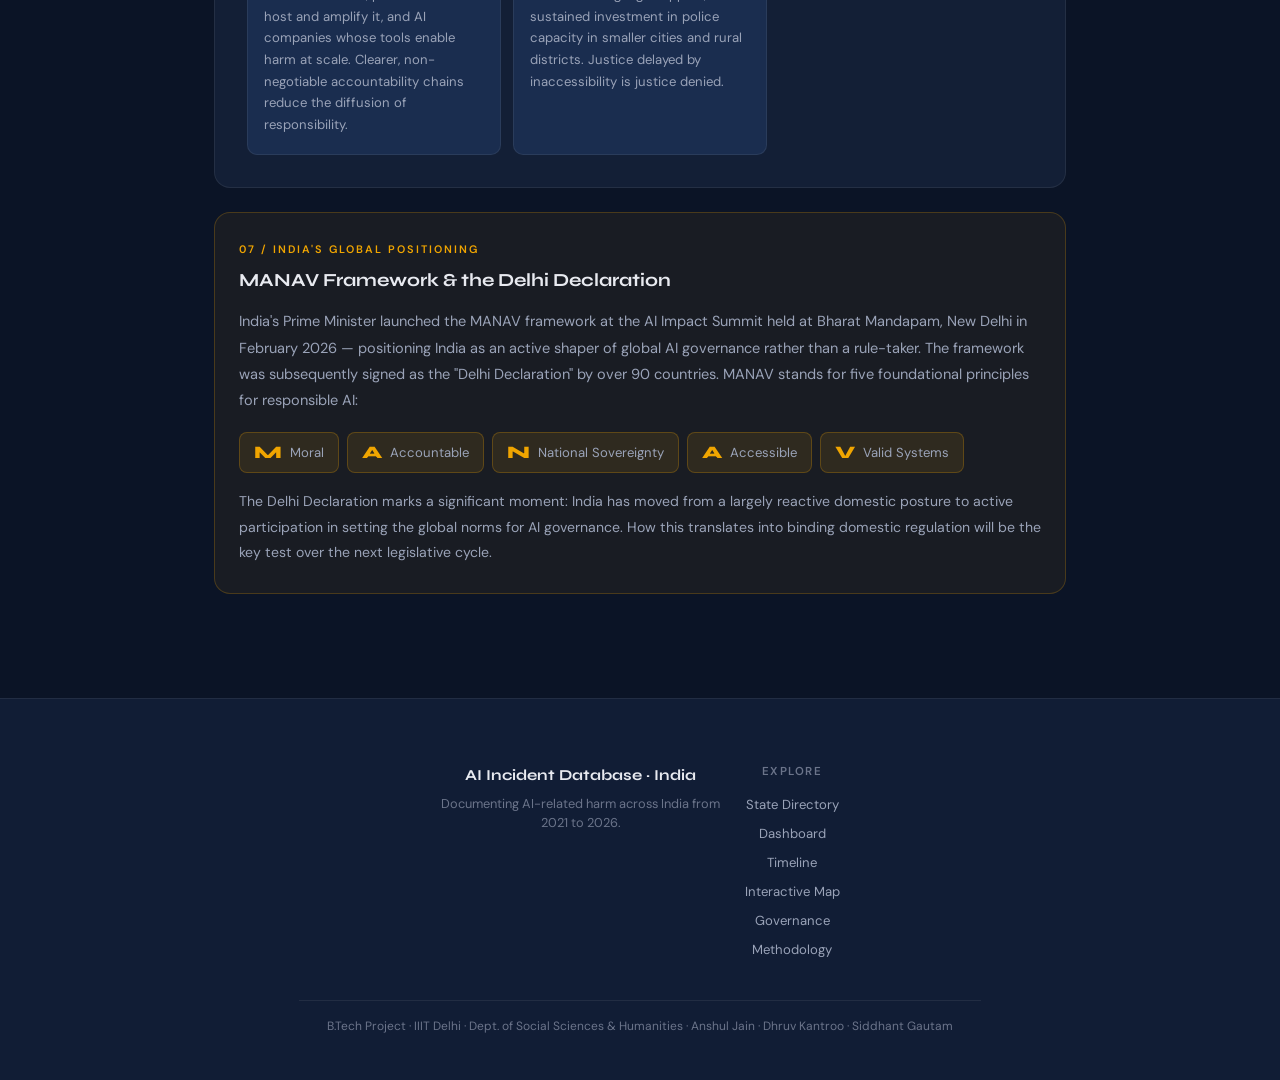
<file: insights.html>
<!DOCTYPE html>
<html lang="en">
<head>
  <meta charset="UTF-8" />
  <meta name="viewport" content="width=device-width, initial-scale=1.0" />
  <title>Key Insights – AI Incident Database</title>
  <link rel="preconnect" href="https://fonts.googleapis.com">
  <link href="https://fonts.googleapis.com/css2?family=Syne:wght@400;600;700;800&family=DM+Sans:ital,wght@0,300;0,400;0,500;1,400&display=swap" rel="stylesheet">
  <link rel="stylesheet" href="styles.css" />
  <style>
    /* ── Page-specific styles ── */
    .page-hero {
      position: relative;
      padding: 64px 28px 56px;
      border-bottom: 1px solid var(--card-border);
      overflow: hidden;
    }
    .page-hero::before {
      content: '';
      position: absolute;
      inset: 0;
      background-image:
        linear-gradient(rgba(240,165,0,0.04) 1px, transparent 1px),
        linear-gradient(90deg, rgba(240,165,0,0.04) 1px, transparent 1px);
      background-size: 40px 40px;
      pointer-events: none;
    }
    .page-hero::after {
      content: '';
      position: absolute;
      inset: 0;
      background: radial-gradient(ellipse 60% 70% at 50% 0%, rgba(240,165,0,0.07), transparent);
      pointer-events: none;
    }
    .page-hero-inner {
      max-width: 700px;
      margin: 0 auto;
      text-align: center;
      position: relative;
      z-index: 1;
    }
    .page-hero-eyebrow {
      display: inline-block;
      font-size: 0.72rem;
      font-weight: 600;
      letter-spacing: 2.5px;
      text-transform: uppercase;
      color: var(--amber);
      background: rgba(240,165,0,0.1);
      border: 1px solid rgba(240,165,0,0.22);
      padding: 5px 16px;
      border-radius: 20px;
      margin-bottom: 22px;
    }
    .page-hero-title {
      font-family: 'Syne', sans-serif;
      font-size: clamp(2rem, 5.5vw, 3.2rem);
      font-weight: 800;
      color: var(--text);
      line-height: 1.1;
      letter-spacing: -0.025em;
      margin-bottom: 18px;
    }
    .page-hero-sub {
      font-size: 1.05rem;
      color: var(--text-2);
      max-width: 580px;
      margin: 0 auto;
      line-height: 1.75;
    }

    /* ── Main content wrap ── */
    main.page-wrap {
      max-width: 900px;
      margin: 0 auto;
      padding: 2.5rem 1.5rem 5rem;
    }

    /* ── Content card ── */
    .content-card {
      background: var(--card-bg);
      border: 1px solid var(--card-border);
      border-radius: var(--radius-lg);
      padding: 2rem;
      margin-bottom: 1.5rem;
    }
    .card-eyebrow {
      font-size: 0.68rem;
      font-weight: 600;
      letter-spacing: 2px;
      text-transform: uppercase;
      color: var(--amber);
      margin-bottom: 10px;
      display: block;
    }
    .card-title {
      font-family: 'Syne', sans-serif;
      font-size: 1.2rem;
      font-weight: 700;
      color: var(--text);
      margin-bottom: 16px;
      line-height: 1.3;
    }
    .card-body {
      color: var(--text-2);
      font-size: 0.93rem;
      line-height: 1.8;
    }
    .card-body p { margin-bottom: 0.9rem; }
    .card-body p:last-child { margin-bottom: 0; }

    /* ── Timeline phases ── */
    .phase-list {
      display: flex;
      flex-direction: column;
      gap: 0;
      margin-top: 4px;
      position: relative;
    }
    .phase-list::before {
      content: '';
      position: absolute;
      left: 28px;
      top: 10px;
      bottom: 10px;
      width: 2px;
      background: linear-gradient(180deg, var(--amber), rgba(240,165,0,0.1));
    }
    .phase-item {
      display: flex;
      align-items: flex-start;
      gap: 20px;
      padding: 16px 0;
      position: relative;
    }
    .phase-year-wrap {
      flex-shrink: 0;
      width: 58px;
      display: flex;
      flex-direction: column;
      align-items: center;
      gap: 4px;
    }
    .phase-dot {
      width: 14px;
      height: 14px;
      border-radius: 50%;
      background: var(--amber);
      border: 3px solid var(--navy);
      flex-shrink: 0;
      box-shadow: 0 0 8px rgba(240,165,0,0.5);
      z-index: 1;
    }
    .phase-year {
      font-family: 'Syne', sans-serif;
      font-size: 0.8rem;
      font-weight: 800;
      color: var(--amber);
      letter-spacing: 0.5px;
    }
    .phase-content {
      flex: 1;
      padding: 12px 16px;
      background: var(--navy-3);
      border: 1px solid var(--card-border);
      border-radius: var(--radius);
      margin-top: -2px;
    }
    .phase-label {
      font-family: 'Syne', sans-serif;
      font-size: 0.82rem;
      font-weight: 700;
      color: var(--text);
      margin-bottom: 5px;
    }
    .phase-desc {
      font-size: 0.85rem;
      color: var(--text-2);
      line-height: 1.65;
    }

    /* ── Top states list ── */
    .states-list {
      display: flex;
      flex-direction: column;
      gap: 8px;
      margin-top: 14px;
    }
    .state-row {
      display: flex;
      align-items: center;
      gap: 12px;
    }
    .state-row-name {
      font-size: 0.88rem;
      font-weight: 500;
      color: var(--text);
      width: 180px;
      flex-shrink: 0;
    }
    .state-bar-wrap {
      flex: 1;
      height: 8px;
      background: rgba(255,255,255,0.05);
      border-radius: 4px;
      overflow: hidden;
    }
    .state-bar {
      height: 100%;
      background: linear-gradient(90deg, var(--amber), var(--amber-2));
      border-radius: 4px;
      transition: width 0.6s ease;
    }
    .state-row-count {
      font-family: 'Syne', sans-serif;
      font-size: 0.82rem;
      font-weight: 700;
      color: var(--amber);
      width: 32px;
      text-align: right;
      flex-shrink: 0;
    }

    /* ── Sub-section heading inside card ── */
    .sub-heading {
      font-family: 'Syne', sans-serif;
      font-size: 0.95rem;
      font-weight: 700;
      color: var(--text);
      margin: 20px 0 10px;
      display: flex;
      align-items: center;
      gap: 8px;
    }
    .sub-heading::after {
      content: '';
      flex: 1;
      height: 1px;
      background: var(--card-border);
    }
    .sub-heading:first-child { margin-top: 0; }

    /* ── Bullet list ── */
    .bullet-list {
      list-style: none;
      padding: 0;
      margin: 8px 0 0;
    }
    .bullet-list li {
      padding: 5px 0 5px 18px;
      position: relative;
      font-size: 0.89rem;
      color: var(--text-2);
      line-height: 1.65;
    }
    .bullet-list li::before {
      content: '';
      position: absolute;
      left: 0;
      top: 13px;
      width: 6px;
      height: 6px;
      border-radius: 50%;
      background: var(--amber);
      opacity: 0.7;
    }

    /* ── Under-reporting callout ── */
    .alert-box {
      border-left: 3px solid #f87171;
      background: rgba(248,113,113,0.05);
      border-radius: 0 10px 10px 0;
      padding: 18px 20px;
    }
    .alert-box p {
      font-size: 0.93rem;
      color: var(--text-2);
      line-height: 1.8;
      margin: 0;
      font-style: italic;
    }

    /* ── Governance comparison ── */
    .gov-compare {
      display: grid;
      grid-template-columns: 1fr 1fr;
      gap: 14px;
      margin-top: 6px;
    }
    @media (max-width: 620px) { .gov-compare { grid-template-columns: 1fr; } }
    .gov-col {
      background: var(--navy-3);
      border: 1px solid var(--card-border);
      border-radius: var(--radius);
      padding: 18px;
    }
    .gov-col-label {
      font-size: 0.68rem;
      font-weight: 700;
      letter-spacing: 1.5px;
      text-transform: uppercase;
      margin-bottom: 14px;
      display: block;
    }
    .gov-col-india .gov-col-label { color: #fb923c; }
    .gov-col-eu .gov-col-label { color: #60a5fa; }
    .gov-point {
      display: flex;
      align-items: flex-start;
      gap: 8px;
      margin-bottom: 9px;
      font-size: 0.84rem;
      color: var(--text-2);
      line-height: 1.55;
    }
    .gov-point:last-child { margin-bottom: 0; }
    .gov-dot-india { color: #fb923c; flex-shrink: 0; margin-top: 1px; }
    .gov-dot-eu    { color: #60a5fa; flex-shrink: 0; margin-top: 1px; }
    .gov-note {
      margin-top: 16px;
      padding: 14px 16px;
      background: rgba(240,165,0,0.05);
      border: 1px solid rgba(240,165,0,0.16);
      border-radius: var(--radius);
      font-size: 0.86rem;
      color: var(--text-2);
      line-height: 1.7;
      font-style: italic;
    }

    /* ── Value cards ── */
    .value-grid {
      display: grid;
      grid-template-columns: repeat(auto-fill, minmax(240px, 1fr));
      gap: 12px;
      margin-top: 8px;
    }
    @media (max-width: 540px) { .value-grid { grid-template-columns: 1fr; } }
    .value-card {
      background: var(--navy-3);
      border: 1px solid var(--card-border);
      border-radius: var(--radius);
      padding: 18px 16px;
      transition: border-color 0.22s, transform 0.22s;
    }
    .value-card:hover {
      border-color: rgba(240,165,0,0.3);
      transform: translateY(-2px);
    }
    .value-icon {
      font-size: 1.5rem;
      margin-bottom: 10px;
      display: block;
    }
    .value-title {
      font-family: 'Syne', sans-serif;
      font-size: 0.9rem;
      font-weight: 700;
      color: var(--text);
      margin-bottom: 8px;
    }
    .value-desc {
      font-size: 0.82rem;
      color: var(--text-2);
      line-height: 1.65;
    }

    /* ── MANAV callout ── */
    .manav-card {
      background: rgba(240,165,0,0.06);
      border: 1px solid rgba(240,165,0,0.22);
      border-radius: var(--radius-lg);
      padding: 28px 24px;
      margin-bottom: 1.5rem;
    }
    .manav-eyebrow {
      font-size: 0.68rem;
      font-weight: 600;
      letter-spacing: 2px;
      text-transform: uppercase;
      color: var(--amber);
      margin-bottom: 8px;
      display: block;
    }
    .manav-title {
      font-family: 'Syne', sans-serif;
      font-size: 1.15rem;
      font-weight: 700;
      color: var(--text);
      margin-bottom: 14px;
    }
    .manav-body {
      font-size: 0.91rem;
      color: var(--text-2);
      line-height: 1.8;
      margin-bottom: 18px;
    }
    .manav-acronym {
      display: flex;
      flex-wrap: wrap;
      gap: 8px;
    }
    .manav-letter {
      display: flex;
      align-items: center;
      gap: 8px;
      background: rgba(240,165,0,0.1);
      border: 1px solid rgba(240,165,0,0.25);
      border-radius: 8px;
      padding: 9px 14px;
    }
    .manav-char {
      font-family: 'Syne', sans-serif;
      font-size: 1.1rem;
      font-weight: 800;
      color: var(--amber);
      line-height: 1;
    }
    .manav-word {
      font-size: 0.82rem;
      color: var(--text-2);
    }
  </style>
</head>
<body>

  <!-- TOP NAV -->
  <nav class="topnav">
    <div class="topnav-inner">
      <div class="topnav-brand">
        <span class="brand-dot"></span>
        <span class="brand-name">AI Incident Database</span>
        <span class="brand-tag">India · 2021–2026</span>
      </div>
      <div class="topnav-links">
        <a href="index.html" class="nav-link">States</a>
        <a href="dashboard.html" class="nav-link">Dashboard</a>
        <a href="timeline.html" class="nav-link">Timeline</a>
        <a href="search.html" class="nav-link">Search</a>
        <a href="overall.html" class="nav-link">Map</a>
        <a href="governance.html" class="nav-link">Governance</a>
        <a href="methodology.html" class="nav-link">Methodology</a>
        <a href="insights.html" class="nav-link active">Insights</a>
      </div>
      <button class="hamburger" id="hamburger" aria-label="Open menu"><span></span><span></span><span></span></button>
    </div>
  </nav>

  <div class="drawer-overlay" id="drawerOverlay"></div>
  <aside class="drawer" id="drawer">
    <div class="drawer-header">
      <span class="brand-name">Navigation</span>
      <button class="drawer-close" id="drawerClose">✕</button>
    </div>
    <ul class="drawer-list">
      <li><a href="index.html" class="drawer-link"><span>🗺️</span> All States</a></li>
      <li><a href="dashboard.html" class="drawer-link"><span>📊</span> Dashboard</a></li>
      <li><a href="timeline.html" class="drawer-link"><span>📅</span> Timeline</a></li>
      <li><a href="search.html" class="drawer-link"><span>🔍</span> Search</a></li>
      <li><a href="overall.html" class="drawer-link"><span>🗾</span> Map</a></li>
      <li><a href="governance.html" class="drawer-link"><span>🏛️</span> Central Governance</a></li>
      <li><a href="methodology.html" class="drawer-link"><span>📋</span> Methodology</a></li>
      <li><a href="insights.html" class="drawer-link active"><span>💡</span> Insights</a></li>
    </ul>
  </aside>

  <!-- HERO -->
  <header class="page-hero">
    <div class="page-hero-inner">
      <span class="page-hero-eyebrow">Key Findings</span>
      <h1 class="page-hero-title">What the Data Reveals</h1>
      <p class="page-hero-sub">Patterns, trends, and analysis drawn from 282 documented AI-related incidents across India, 2021–2026.</p>
    </div>
  </header>

  <!-- MAIN CONTENT -->
  <main class="page-wrap">

    <!-- 1. How Harm Has Evolved -->
    <div class="content-card">
      <span class="card-eyebrow">01 / Evolution of Harm</span>
      <h2 class="card-title">How Harm Has Evolved (2021–2026)</h2>
      <div class="card-body" style="margin-bottom: 18px;">
        <p>AI misuse in India has not remained static. Four distinct phases are visible in the data, each characterised by new tools, new targets, and new scales of harm.</p>
      </div>
      <div class="phase-list">
        <div class="phase-item">
          <div class="phase-year-wrap">
            <div class="phase-dot"></div>
            <div class="phase-year">2021</div>
          </div>
          <div class="phase-content">
            <div class="phase-label">Algorithmic Amplification &amp; Communal Misinformation</div>
            <div class="phase-desc">Predominantly harmful content surfacing via recommendation algorithms — particularly communal misinformation spreading on WhatsApp chains. AI's role was largely amplification rather than generation: the content was often human-made, but AI-powered recommender systems accelerated its reach into previously unreached communities.</div>
          </div>
        </div>
        <div class="phase-item">
          <div class="phase-year-wrap">
            <div class="phase-dot"></div>
            <div class="phase-year">2022–23</div>
          </div>
          <div class="phase-content">
            <div class="phase-label">Deepfakes Become the Dominant Tool</div>
            <div class="phase-desc">The widespread availability of consumer deepfake tools following the generative AI wave transformed the threat landscape. Deepfakes became the dominant mode of harm — targeting women (explicit content for blackmail), political figures (electoral disinformation), and celebrities (impersonation for financial fraud). Voice cloning fraud also emerged in this period, with several documented cases of elderly people defrauded by AI-generated calls mimicking relatives' voices.</div>
          </div>
        </div>
        <div class="phase-item">
          <div class="phase-year-wrap">
            <div class="phase-dot"></div>
            <div class="phase-year">2024</div>
          </div>
          <div class="phase-content">
            <div class="phase-label">Sophisticated Social Engineering at Scale</div>
            <div class="phase-desc">Attacks grew significantly more sophisticated. "Digital arrests" emerged as a new fraud type: fraudsters impersonating CBI, customs, or narcotics officials via live video calls used AI-generated uniforms, backgrounds, and voice modulation to make the deception convincing. AI-generated official documents (FIRs, arrest warrants) were used to intimidate victims. Chatbot-based long-term social engineering — building false trust over weeks — appeared in cases of romance and investment fraud.</div>
          </div>
        </div>
        <div class="phase-item">
          <div class="phase-year-wrap">
            <div class="phase-dot"></div>
            <div class="phase-year">2025</div>
          </div>
          <div class="phase-content">
            <div class="phase-label">Operation Sindoor &amp; Real-Time Synthetic Media at Scale</div>
            <div class="phase-desc">Operation Sindoor (May 2025) marked a new threshold: a coordinated wave of AI-generated deepfakes tied to a live geopolitical conflict, deployed in real time. Synthetic video calls — where the AI interlocutor responds live — appeared for the first time in documented fraud cases. Cross-border AI disinformation, with suspected state-adjacent amplification, reached a scale that challenged existing takedown infrastructure.</div>
          </div>
        </div>
        <div class="phase-item">
          <div class="phase-year-wrap">
            <div class="phase-dot"></div>
            <div class="phase-year">2026</div>
          </div>
          <div class="phase-content">
            <div class="phase-label">Governance Acceleration &amp; Biometric Fraud Frontier</div>
            <div class="phase-desc">2026 saw India's most concentrated governance response: the Delhi Declaration (MANAV Framework), IndiaAI Mission state integrations, and the first dedicated state AI policies (Odisha, Tamil Nadu, Rajasthan). Simultaneously, AI-enabled biometric fraud entered a new phase — with fabricated Aadhaar fingerprints and facial morphing used to pass KYC checks, exposing systemic vulnerabilities in digital identity infrastructure. Northeastern states, which had been data-poor in prior years, now show documented AI harm across all eight states for the first time.</div>
          </div>
        </div>
      </div>
    </div>

    <!-- 2. Where Incidents Are Concentrated -->
    <div class="content-card">
      <span class="card-eyebrow">02 / Geographic Concentration</span>
      <h2 class="card-title">Where Incidents Are Concentrated</h2>
      <div class="card-body">
        <p>High-connectivity states dominate the top of the incident count — but no state is untouched. The concentration in urbanised, high-internet-penetration regions reflects both higher incidence and higher reporting rates. Rural and lower-connectivity states likely have significant under-reporting.</p>
      </div>
      <div class="states-list">
        <div class="state-row">
          <span class="state-row-name">Haryana / Delhi NCR</span>
          <div class="state-bar-wrap"><div class="state-bar" style="width:100%"></div></div>
          <span class="state-row-count">25</span>
        </div>
        <div class="state-row">
          <span class="state-row-name">Maharashtra</span>
          <div class="state-bar-wrap"><div class="state-bar" style="width:84%"></div></div>
          <span class="state-row-count">21</span>
        </div>
        <div class="state-row">
          <span class="state-row-name">Gujarat</span>
          <div class="state-bar-wrap"><div class="state-bar" style="width:64%"></div></div>
          <span class="state-row-count">16</span>
        </div>
        <div class="state-row">
          <span class="state-row-name">Uttar Pradesh</span>
          <div class="state-bar-wrap"><div class="state-bar" style="width:60%"></div></div>
          <span class="state-row-count">15</span>
        </div>
        <div class="state-row">
          <span class="state-row-name">Karnataka</span>
          <div class="state-bar-wrap"><div class="state-bar" style="width:60%"></div></div>
          <span class="state-row-count">15</span>
        </div>
        <div class="state-row">
          <span class="state-row-name">Tamil Nadu</span>
          <div class="state-bar-wrap"><div class="state-bar" style="width:56%"></div></div>
          <span class="state-row-count">14</span>
        </div>
      </div>
      <div class="card-body" style="margin-top: 16px;">
        <p>Haryana/Delhi NCR continues to lead, reflecting its role as both a tech hub and a target for sophisticated digital fraud. Maharashtra's rise to 21 incidents — now firmly second — reflects new documented cases including celebrity deepfakes, AI voice fraud, and high-value digital arrest scams (including a ₹10.3 crore CBI-probed case). Uttar Pradesh enters the top five for the first time, driven by documented digital arrest scams and deepfake political content. Assam and Andhra Pradesh now have verified, sourced entries for the first time following parliamentary source research.</p>
      </div>
    </div>

    <!-- 3. Who Gets Hurt the Most -->
    <div class="content-card">
      <span class="card-eyebrow">03 / Affected Populations</span>
      <h2 class="card-title">Who Gets Hurt the Most</h2>

      <div class="sub-heading">Women — Specifically Gendered Harm</div>
      <div class="card-body">
        <p>A substantial proportion of documented incidents involve harms specifically targeting women. Unlike financial fraud — where the goal is theft — the primary objective in gendered AI harm is reputational damage, coercion, or silencing. Key patterns:</p>
      </div>
      <ul class="bullet-list">
        <li>Explicit deepfakes created to shame victims or extract money through blackmail (sextortion)</li>
        <li>Political deepfakes targeting female candidates and elected officials to suppress participation</li>
        <li>Morphed images circulated in professional networks to damage career prospects</li>
        <li>AI-generated intimate content used as leverage in domestic abuse contexts</li>
      </ul>
      <div class="card-body" style="margin-top: 12px;">
        <p>Critically, shame stops most victims from reporting. The social stigma attached to being the subject of explicit deepfakes — even when the victim is entirely blameless — means actual incidence is significantly higher than documented cases suggest.</p>
      </div>

      <div class="sub-heading" style="margin-top:24px">Elderly &amp; Digitally New Users</div>
      <div class="card-body">
        <p>Rapid COVID-era digital onboarding brought millions of first-time internet users online — many of them elderly or from previously unconnected communities — without accompanying safety literacy. This population became prime targets for voice cloning fraud and digital arrest scams.</p>
      </div>
      <ul class="bullet-list">
        <li>Elderly victims often believe the money is irretrievably gone and the system will not help — so they do not report</li>
        <li>Rural victims may not know cyber police stations exist or how to access the national cybercrime helpline 1930</li>
        <li>The shame of having been deceived creates an additional barrier to coming forward</li>
      </ul>
    </div>

    <!-- 4. Under-Reporting -->
    <div class="content-card">
      <span class="card-eyebrow">04 / The Under-Reporting Problem</span>
      <h2 class="card-title">Why Our Numbers Are a Floor</h2>
      <div class="alert-box">
        <p>Our database almost certainly represents a significant undercount. Sextortion victims do not report due to shame. Elderly fraud victims believe the system will not help. Rural victims face access barriers to reporting channels. Every number in this database is a floor — the real scale of AI-enabled harm in India is larger, possibly by an order of magnitude.</p>
      </div>
      <div class="card-body" style="margin-top: 18px;">
        <p>This is not unique to India: under-reporting is a documented feature of AI harm globally. What makes the Indian context distinct is the scale of the digitally new population combined with the absence of accessible, trusted, local-language reporting pathways. Building those pathways is as important as documenting incidents after the fact.</p>
      </div>
    </div>

    <!-- 5. India vs EU Governance -->
    <div class="content-card">
      <span class="card-eyebrow">05 / Governance Comparison</span>
      <h2 class="card-title">India vs EU Governance Approach</h2>
      <div class="card-body" style="margin-bottom: 18px;">
        <p>India and the EU have taken fundamentally different approaches to AI governance. The comparison reveals both where India has moved quickly and where structural gaps remain.</p>
      </div>
      <div class="gov-compare">
        <div class="gov-col gov-col-india">
          <span class="gov-col-label">India's Approach</span>
          <div class="gov-point"><span class="gov-dot-india">■</span><span>DPDPA covers data protection but does not classify AI by risk level</span></div>
          <div class="gov-point"><span class="gov-dot-india">■</span><span>MeitY guidelines use risk-proportionate language but leave "high-risk" undefined</span></div>
          <div class="gov-point"><span class="gov-dot-india">■</span><span>No equivalent of the EU prohibition on real-time public biometric surveillance</span></div>
          <div class="gov-point"><span class="gov-dot-india">■</span><span>Sectoral, adaptive approach — leverages existing IT Act and DPDPA</span></div>
          <div class="gov-point"><span class="gov-dot-india">■</span><span>Mostly reactive governance: policy follows documented incidents</span></div>
          <div class="gov-point"><span class="gov-dot-india">■</span><span>MANAV framework and Delhi Declaration (2026) signal proactive positioning</span></div>
        </div>
        <div class="gov-col gov-col-eu">
          <span class="gov-col-label">EU AI Act (2024)</span>
          <div class="gov-point"><span class="gov-dot-eu">■</span><span>Four risk tiers with binding obligations at each level</span></div>
          <div class="gov-point"><span class="gov-dot-eu">■</span><span>"Unacceptable risk" systems prohibited outright: social scoring, real-time biometric surveillance in public spaces</span></div>
          <div class="gov-point"><span class="gov-dot-eu">■</span><span>High-risk systems require strict accuracy, transparency, and human oversight requirements</span></div>
          <div class="gov-point"><span class="gov-dot-eu">■</span><span>Limited-risk systems must disclose when users are interacting with AI</span></div>
          <div class="gov-point"><span class="gov-dot-eu">■</span><span>Minimal-risk systems: no mandatory requirements</span></div>
          <div class="gov-point"><span class="gov-dot-eu">■</span><span>Independent national oversight bodies in each member state</span></div>
        </div>
      </div>
      <div class="gov-note">
        India will need more structured, tier-based regulation if governance is to keep pace with high-risk AI deployments in consequential domains — particularly where systems make or influence decisions about employment, credit, criminal justice, or public safety.
      </div>
    </div>

    <!-- 6. Values -->
    <div class="content-card">
      <span class="card-eyebrow">06 / Guiding Values</span>
      <h2 class="card-title">Values That Should Guide the Response</h2>
      <div class="card-body" style="margin-bottom: 18px;">
        <p>Technical and legal solutions are necessary but insufficient. Five values should guide how India — government, platforms, civil society, and individuals — responds to AI harm:</p>
      </div>
      <div class="value-grid">
        <div class="value-card">
          <span class="value-icon">🧠</span>
          <div class="value-title">Digital Literacy</div>
          <div class="value-desc">Practical skills for evaluating digital content must be embedded in school curricula and community programmes. Accessible, local-language verification tools can reach rural populations before the next wave of sophisticated scams arrives.</div>
        </div>
        <div class="value-card">
          <span class="value-icon">🔍</span>
          <div class="value-title">Transparency</div>
          <div class="value-desc">Mandatory labelling of AI-generated content should be standard across platforms. Fact-checking infrastructure on WhatsApp, Facebook, and YouTube must be funded and maintained. DPDPA explainability requirements need real enforcement teeth.</div>
        </div>
        <div class="value-card">
          <span class="value-icon">🔐</span>
          <div class="value-title">Consent &amp; Privacy</div>
          <div class="value-desc">Using someone's image or voice without consent should carry clear legal consequences. Civil remedies — not just criminal prosecution — are needed so that victims who cannot face police have a realistic pathway to accountability.</div>
        </div>
        <div class="value-card">
          <span class="value-icon">⚖️</span>
          <div class="value-title">Accountability</div>
          <div class="value-desc">Accountability must run through every level: individuals who create harmful content, platforms that host and amplify it, and AI companies whose tools enable harm at scale. Clearer, non-negotiable accountability chains reduce the diffusion of responsibility.</div>
        </div>
        <div class="value-card">
          <span class="value-icon">🏥</span>
          <div class="value-title">Accessible Redress</div>
          <div class="value-desc">Easier reporting mechanisms: a national portal, dedicated helplines with local-language support, and sustained investment in police capacity in smaller cities and rural districts. Justice delayed by inaccessibility is justice denied.</div>
        </div>
      </div>
    </div>

    <!-- 7. MANAV Framework -->
    <div class="manav-card">
      <span class="manav-eyebrow">07 / India's Global Positioning</span>
      <div class="manav-title">MANAV Framework &amp; the Delhi Declaration</div>
      <div class="manav-body">
        India's Prime Minister launched the MANAV framework at the AI Impact Summit held at Bharat Mandapam, New Delhi in February 2026 — positioning India as an active shaper of global AI governance rather than a rule-taker. The framework was subsequently signed as the "Delhi Declaration" by over 90 countries. MANAV stands for five foundational principles for responsible AI:
      </div>
      <div class="manav-acronym">
        <div class="manav-letter">
          <span class="manav-char">M</span>
          <span class="manav-word">Moral</span>
        </div>
        <div class="manav-letter">
          <span class="manav-char">A</span>
          <span class="manav-word">Accountable</span>
        </div>
        <div class="manav-letter">
          <span class="manav-char">N</span>
          <span class="manav-word">National Sovereignty</span>
        </div>
        <div class="manav-letter">
          <span class="manav-char">A</span>
          <span class="manav-word">Accessible</span>
        </div>
        <div class="manav-letter">
          <span class="manav-char">V</span>
          <span class="manav-word">Valid Systems</span>
        </div>
      </div>
      <div class="card-body" style="margin-top: 16px; color: var(--text-2); font-size: 0.88rem;">
        <p style="margin: 0;">The Delhi Declaration marks a significant moment: India has moved from a largely reactive domestic posture to active participation in setting the global norms for AI governance. How this translates into binding domestic regulation will be the key test over the next legislative cycle.</p>
      </div>
    </div>

  </main>

  <!-- FOOTER -->
  <footer class="site-footer">
    <div class="footer-inner">
      <div class="footer-brand">
        <span class="footer-brand-name">AI Incident Database · India</span>
        <p class="footer-brand-desc">Documenting AI-related harm across India from 2021 to 2026.</p>
      </div>
      <div class="footer-links">
        <span class="footer-links-title">Explore</span>
        <a href="index.html" class="footer-link">State Directory</a>
        <a href="dashboard.html" class="footer-link">Dashboard</a>
        <a href="timeline.html" class="footer-link">Timeline</a>
        <a href="overall.html" class="footer-link">Interactive Map</a>
        <a href="governance.html" class="footer-link">Governance</a>
        <a href="methodology.html" class="footer-link">Methodology</a>
      </div>
    </div>
    <div class="footer-bottom">B.Tech Project · IIIT Delhi · Dept. of Social Sciences &amp; Humanities · Anshul Jain · Dhruv Kantroo · Siddhant Gautam</div>
  </footer>

  <script>
    const hamburger = document.getElementById('hamburger');
    const drawer    = document.getElementById('drawer');
    const overlay   = document.getElementById('drawerOverlay');
    const closeBtn  = document.getElementById('drawerClose');
    hamburger.addEventListener('click', () => { drawer.classList.add('open'); overlay.classList.add('active'); });
    closeBtn.addEventListener('click',  () => { drawer.classList.remove('open'); overlay.classList.remove('active'); });
    overlay.addEventListener('click',   () => { drawer.classList.remove('open'); overlay.classList.remove('active'); });
  </script>
</body>
</html>
</file>
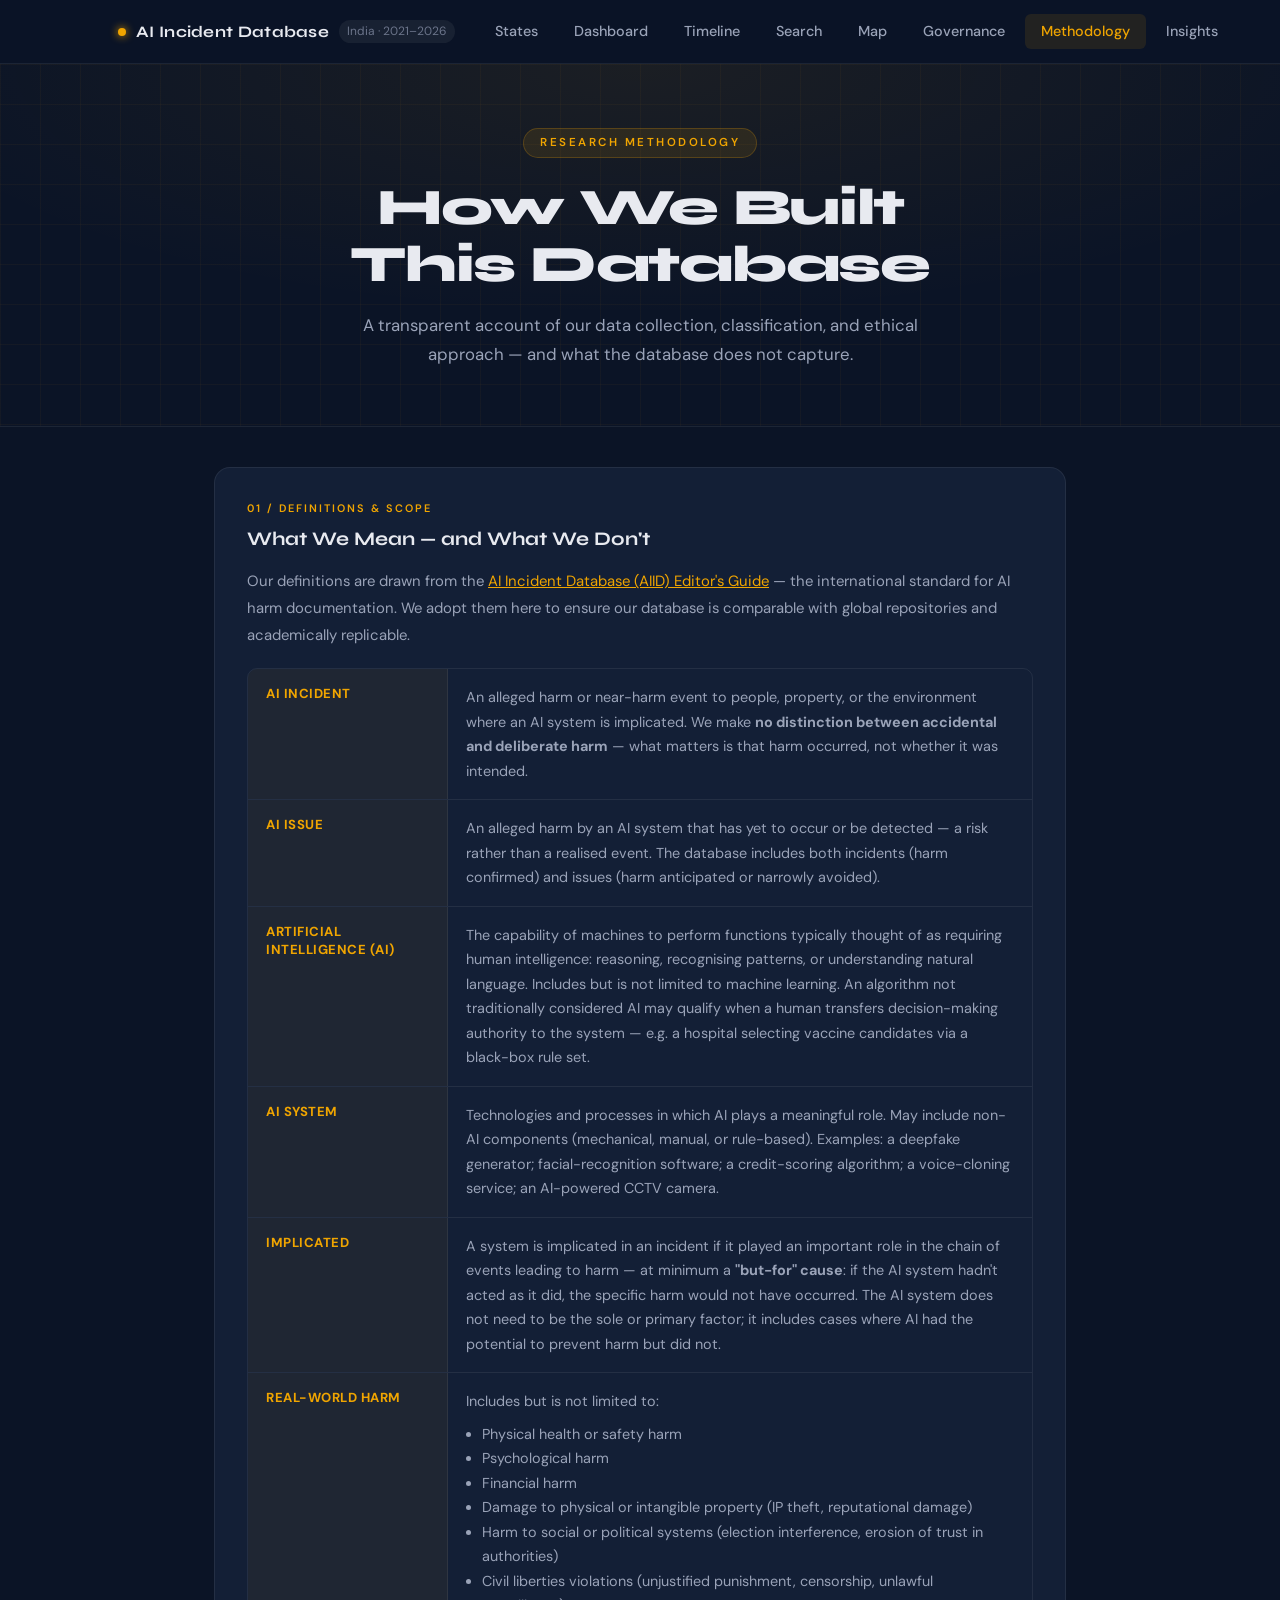
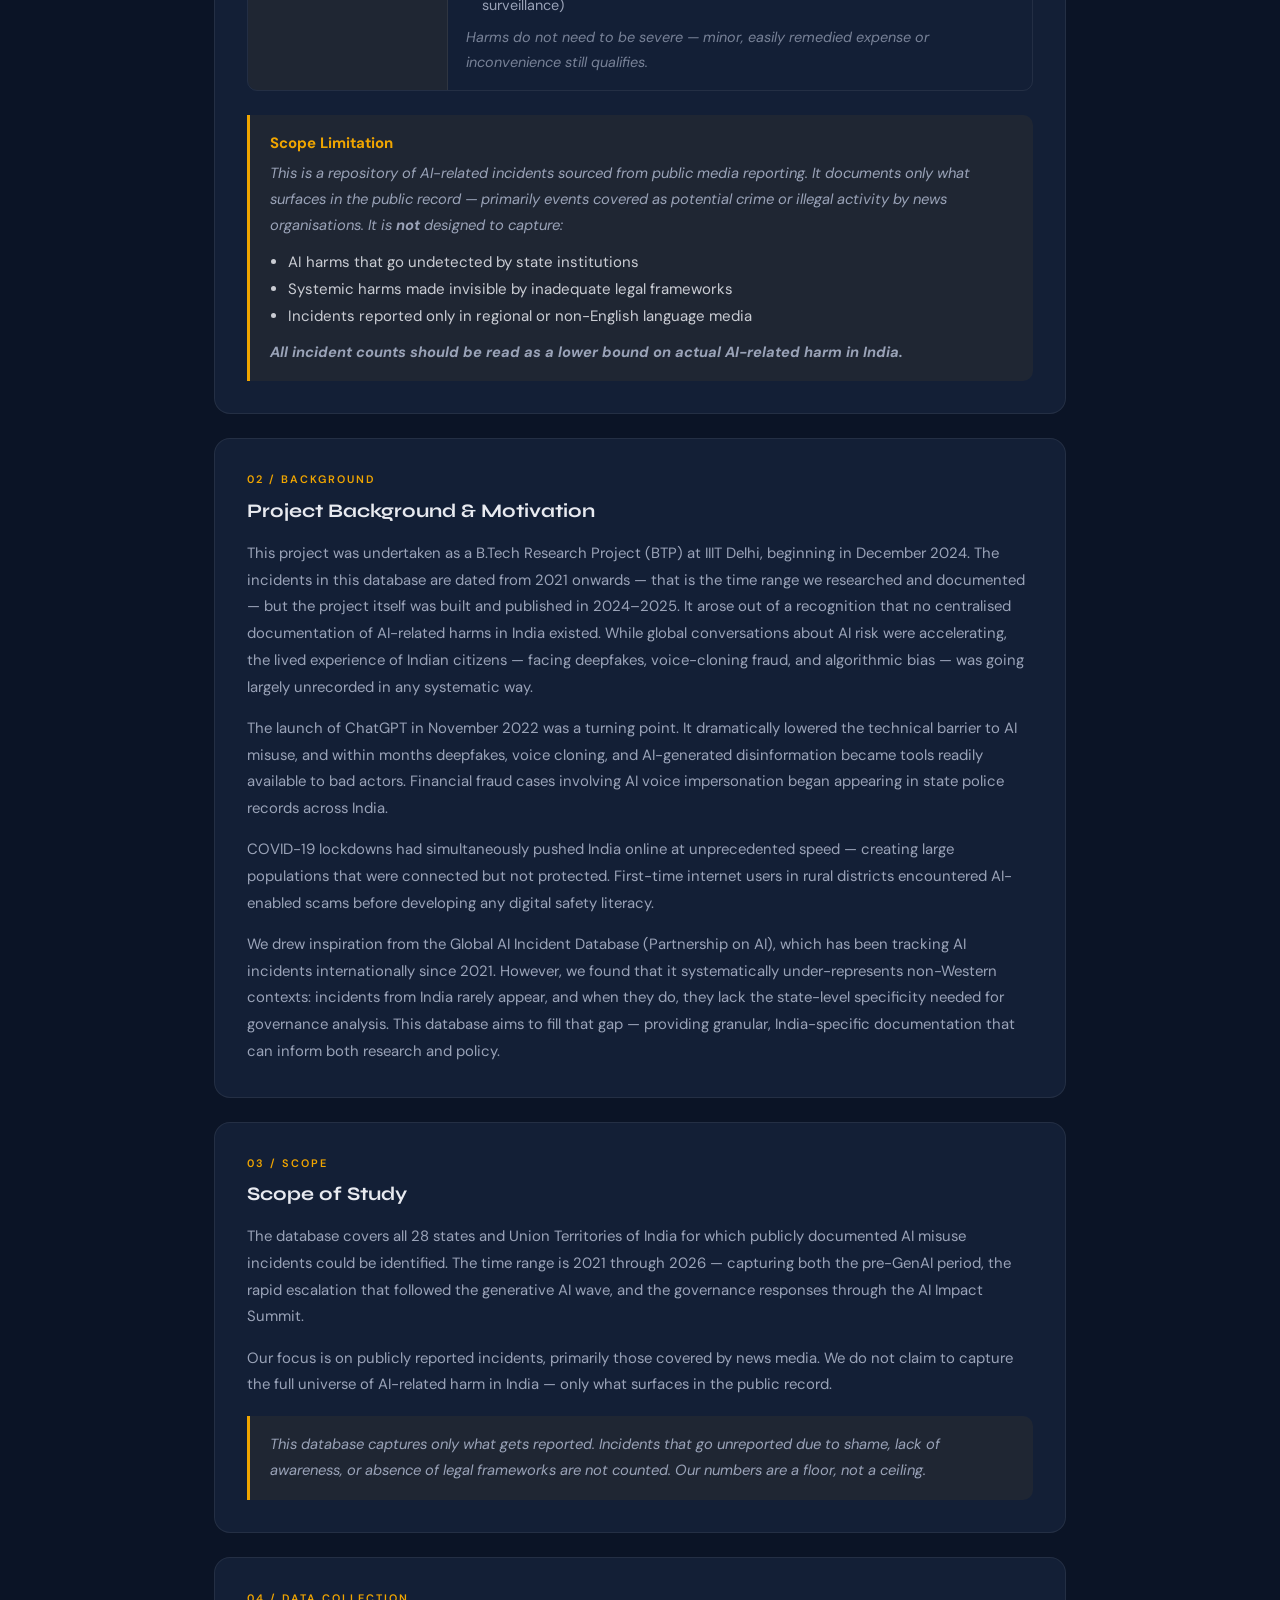
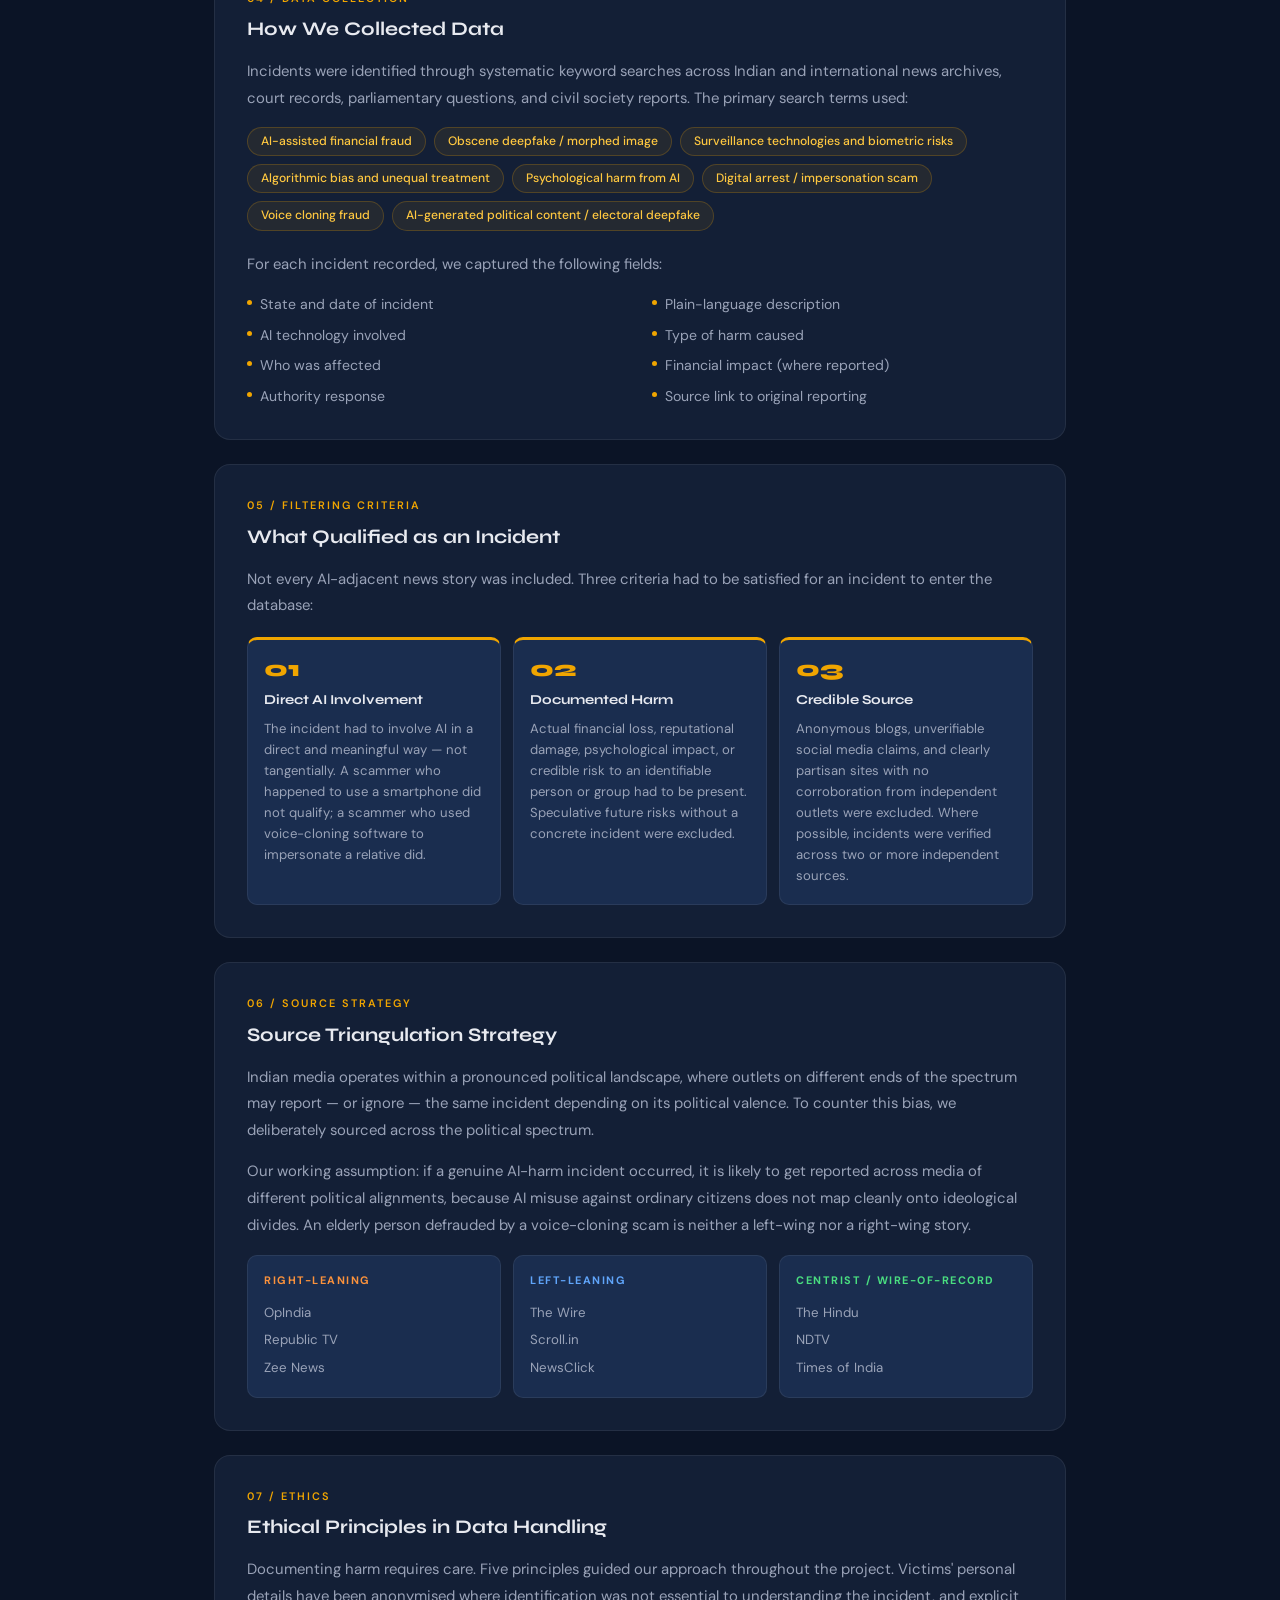
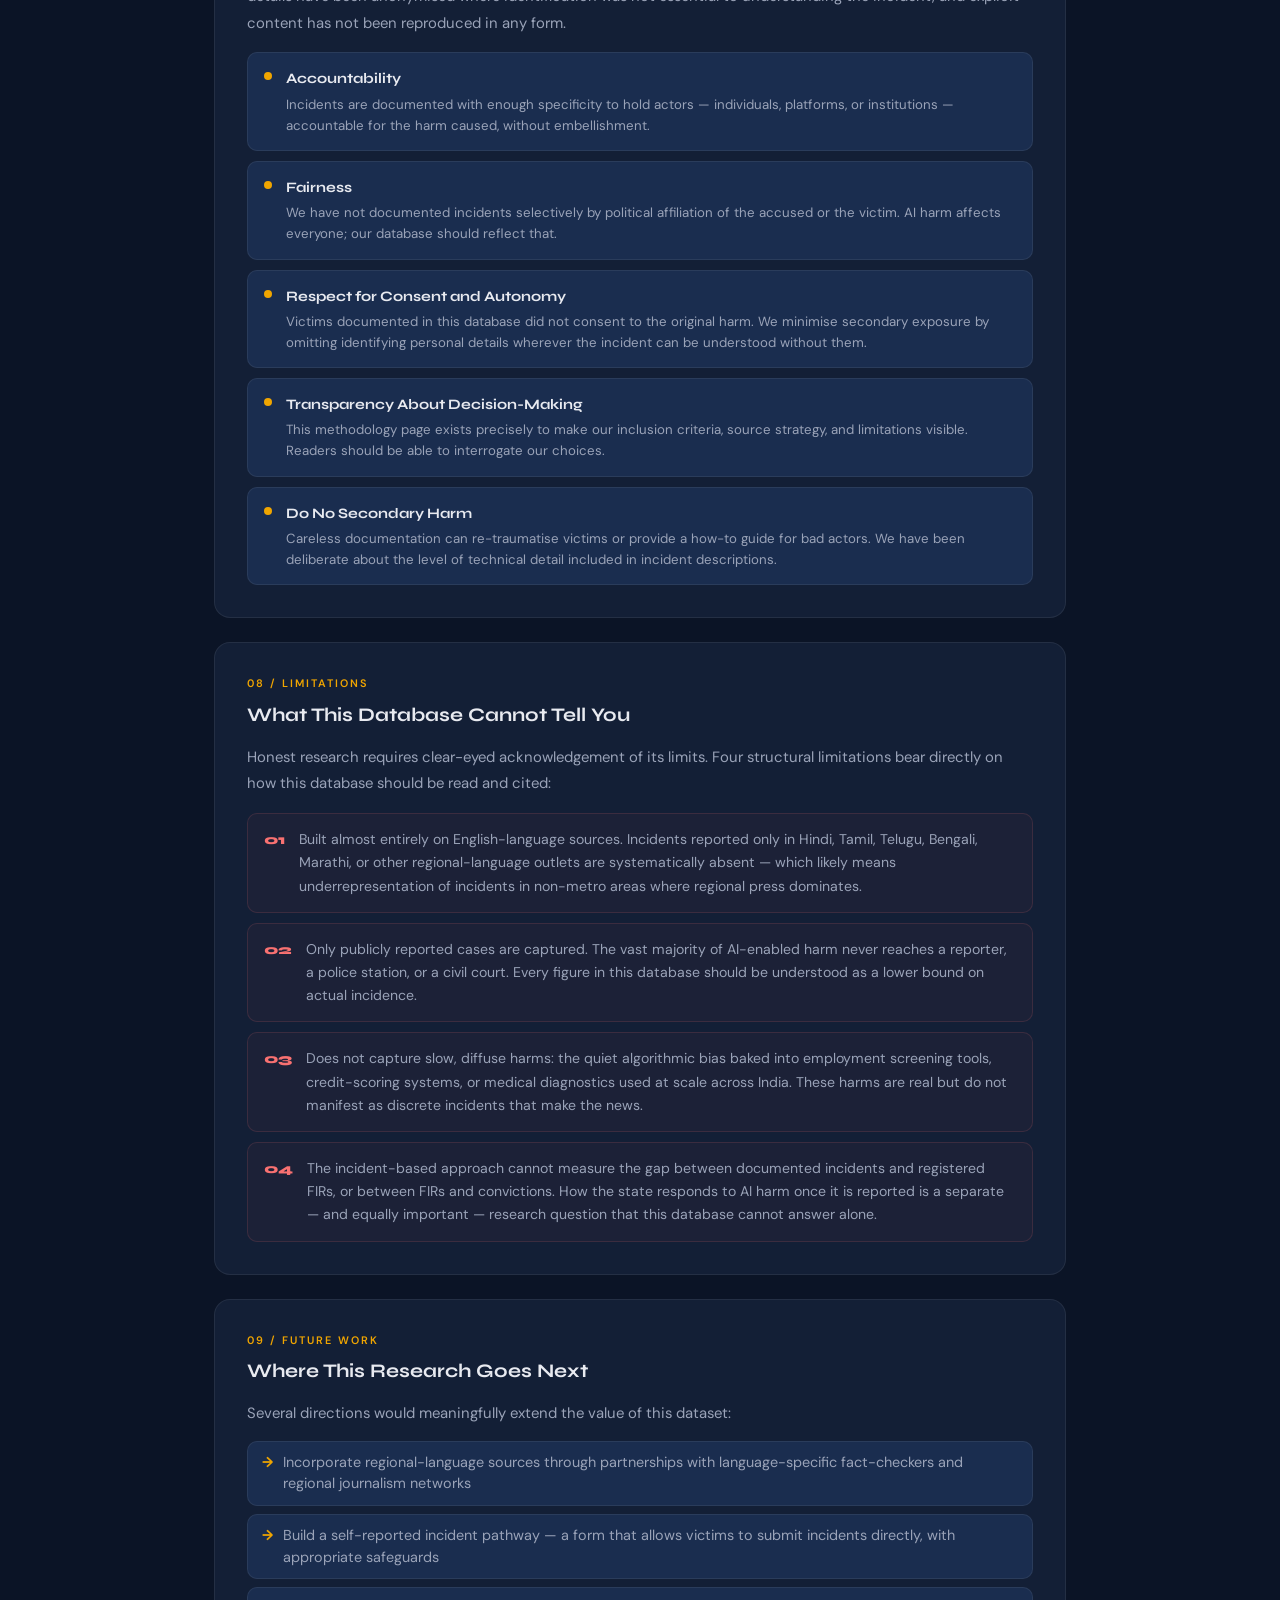
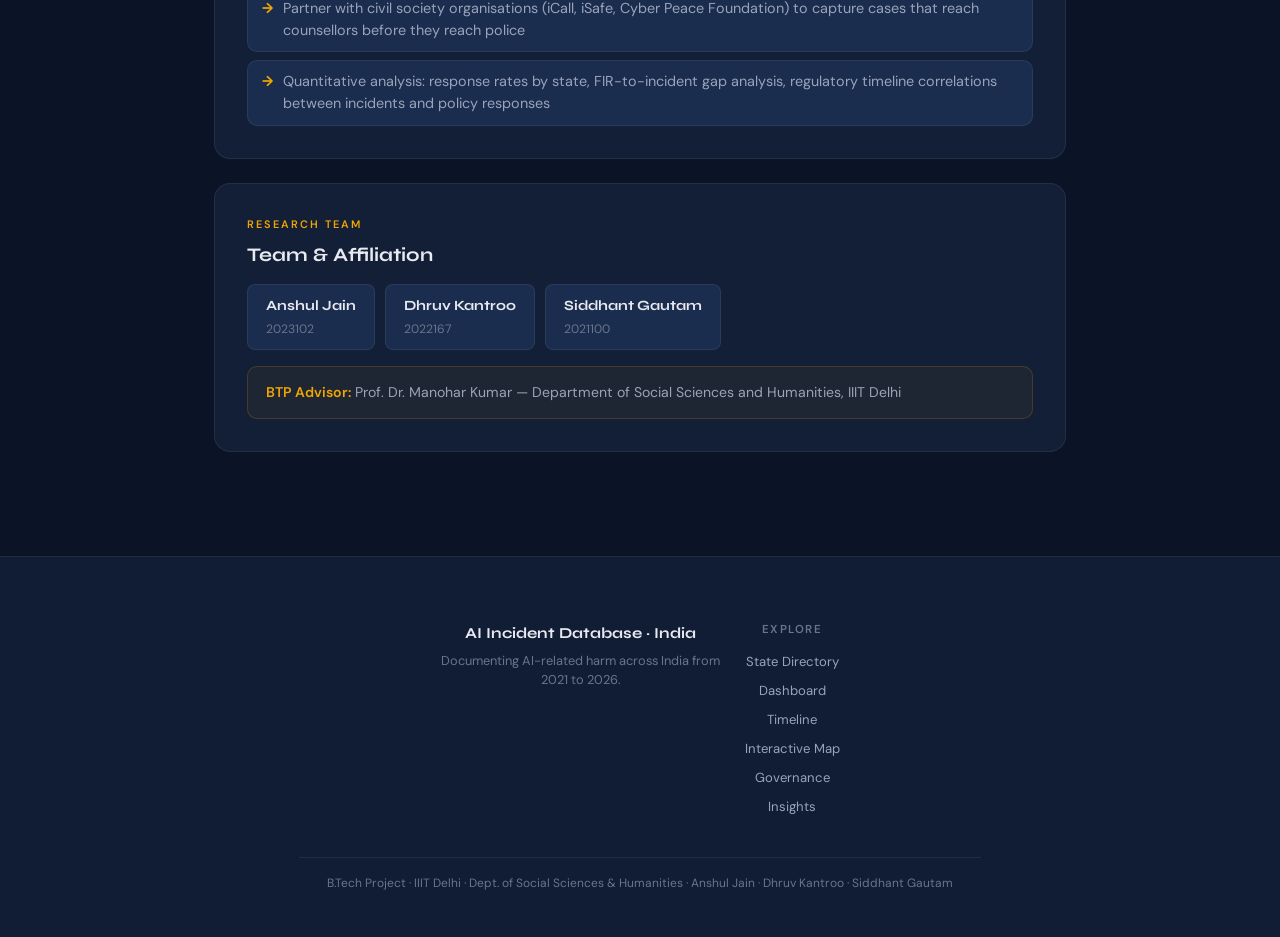
<file: methodology.html>
<!DOCTYPE html>
<html lang="en">
<head>
  <meta charset="UTF-8" />
  <meta name="viewport" content="width=device-width, initial-scale=1.0" />
  <title>Methodology – AI Incident Database</title>
  <link rel="preconnect" href="https://fonts.googleapis.com">
  <link href="https://fonts.googleapis.com/css2?family=Syne:wght@400;600;700;800&family=DM+Sans:ital,wght@0,300;0,400;0,500;1,400&display=swap" rel="stylesheet">
  <link rel="stylesheet" href="styles.css" />
  <style>
    /* ── Page-specific styles ── */
    .page-hero {
      position: relative;
      padding: 64px 28px 56px;
      border-bottom: 1px solid var(--card-border);
      overflow: hidden;
    }
    .page-hero::before {
      content: '';
      position: absolute;
      inset: 0;
      background-image:
        linear-gradient(rgba(240,165,0,0.04) 1px, transparent 1px),
        linear-gradient(90deg, rgba(240,165,0,0.04) 1px, transparent 1px);
      background-size: 40px 40px;
      pointer-events: none;
    }
    .page-hero::after {
      content: '';
      position: absolute;
      inset: 0;
      background: radial-gradient(ellipse 60% 70% at 50% 0%, rgba(240,165,0,0.07), transparent);
      pointer-events: none;
    }
    .page-hero-inner {
      max-width: 700px;
      margin: 0 auto;
      text-align: center;
      position: relative;
      z-index: 1;
    }
    .page-hero-eyebrow {
      display: inline-block;
      font-size: 0.72rem;
      font-weight: 600;
      letter-spacing: 2.5px;
      text-transform: uppercase;
      color: var(--amber);
      background: rgba(240,165,0,0.1);
      border: 1px solid rgba(240,165,0,0.22);
      padding: 5px 16px;
      border-radius: 20px;
      margin-bottom: 22px;
    }
    .page-hero-title {
      font-family: 'Syne', sans-serif;
      font-size: clamp(2rem, 5.5vw, 3.2rem);
      font-weight: 800;
      color: var(--text);
      line-height: 1.1;
      letter-spacing: -0.025em;
      margin-bottom: 18px;
    }
    .page-hero-sub {
      font-size: 1.05rem;
      color: var(--text-2);
      max-width: 560px;
      margin: 0 auto;
      line-height: 1.75;
    }

    /* ── Main content wrap ── */
    main.page-wrap {
      max-width: 900px;
      margin: 0 auto;
      padding: 2.5rem 1.5rem 5rem;
    }

    /* ── Content card ── */
    .content-card {
      background: var(--card-bg);
      border: 1px solid var(--card-border);
      border-radius: var(--radius-lg);
      padding: 2rem;
      margin-bottom: 1.5rem;
    }

    /* ── Section label + title ── */
    .card-eyebrow {
      font-size: 0.68rem;
      font-weight: 600;
      letter-spacing: 2px;
      text-transform: uppercase;
      color: var(--amber);
      margin-bottom: 10px;
      display: block;
    }
    .card-title {
      font-family: 'Syne', sans-serif;
      font-size: 1.2rem;
      font-weight: 700;
      color: var(--text);
      margin-bottom: 16px;
      line-height: 1.3;
    }
    .card-body {
      color: var(--text-2);
      font-size: 0.93rem;
      line-height: 1.8;
    }
    .card-body p { margin-bottom: 0.9rem; }
    .card-body p:last-child { margin-bottom: 0; }
    .card-body ul {
      list-style: none;
      padding: 0;
      margin: 0.6rem 0 0;
    }
    .card-body ul li {
      padding: 5px 0 5px 18px;
      position: relative;
      font-size: 0.93rem;
      color: var(--text-2);
      line-height: 1.65;
    }
    .card-body ul li::before {
      content: '';
      position: absolute;
      left: 0;
      top: 12px;
      width: 6px;
      height: 6px;
      border-radius: 50%;
      background: var(--amber);
      opacity: 0.75;
    }

    /* ── Caveat / callout box ── */
    .callout-box {
      border-left: 3px solid var(--amber);
      background: rgba(240,165,0,0.05);
      border-radius: 0 10px 10px 0;
      padding: 16px 20px;
      margin-top: 18px;
    }
    .callout-box p {
      font-size: 0.92rem;
      color: var(--text-2);
      line-height: 1.75;
      margin: 0;
      font-style: italic;
    }

    /* ── Keyword pill tags ── */
    .pill-group {
      display: flex;
      flex-wrap: wrap;
      gap: 8px;
      margin-top: 16px;
    }
    .pill {
      display: inline-block;
      font-size: 0.76rem;
      font-weight: 500;
      padding: 5px 13px;
      border-radius: 20px;
      background: rgba(240,165,0,0.08);
      border: 1px solid rgba(240,165,0,0.22);
      color: var(--amber-2);
      line-height: 1.4;
    }

    /* ── Fields recorded list ── */
    .fields-list {
      display: grid;
      grid-template-columns: 1fr 1fr;
      gap: 8px 24px;
      margin-top: 16px;
    }
    .field-item {
      display: flex;
      align-items: flex-start;
      gap: 8px;
      font-size: 0.88rem;
      color: var(--text-2);
    }
    .field-dot {
      width: 5px;
      height: 5px;
      border-radius: 50%;
      background: var(--amber);
      flex-shrink: 0;
      margin-top: 7px;
    }
    @media (max-width: 520px) { .fields-list { grid-template-columns: 1fr; } }

    /* ── Criteria 3-column grid ── */
    .criteria-grid {
      display: grid;
      grid-template-columns: repeat(3, 1fr);
      gap: 12px;
      margin-top: 6px;
    }
    @media (max-width: 640px) { .criteria-grid { grid-template-columns: 1fr; } }
    .criteria-card {
      background: var(--navy-3);
      border: 1px solid var(--card-border);
      border-top: 3px solid var(--amber);
      border-radius: var(--radius);
      padding: 18px 16px;
    }
    .criteria-num {
      font-family: 'Syne', sans-serif;
      font-size: 1.4rem;
      font-weight: 800;
      color: var(--amber);
      margin-bottom: 8px;
      line-height: 1;
    }
    .criteria-label {
      font-family: 'Syne', sans-serif;
      font-size: 0.85rem;
      font-weight: 700;
      color: var(--text);
      margin-bottom: 8px;
    }
    .criteria-desc {
      font-size: 0.82rem;
      color: var(--text-2);
      line-height: 1.6;
    }

    /* ── Source tiers ── */
    .source-tiers {
      display: grid;
      grid-template-columns: repeat(3, 1fr);
      gap: 12px;
      margin-top: 16px;
    }
    @media (max-width: 600px) { .source-tiers { grid-template-columns: 1fr; } }
    .source-tier {
      background: var(--navy-3);
      border: 1px solid var(--card-border);
      border-radius: var(--radius);
      padding: 16px;
    }
    .tier-label {
      font-size: 0.68rem;
      font-weight: 700;
      text-transform: uppercase;
      letter-spacing: 1.5px;
      margin-bottom: 10px;
      display: block;
    }
    .tier-right  { color: #fb923c; }
    .tier-left   { color: #60a5fa; }
    .tier-centre { color: #4ade80; }
    .tier-sources {
      list-style: none;
      padding: 0; margin: 0;
    }
    .tier-sources li {
      font-size: 0.83rem;
      color: var(--text-2);
      padding: 3px 0;
    }

    /* ── Ethical principles ── */
    .principles-list {
      display: flex;
      flex-direction: column;
      gap: 10px;
      margin-top: 6px;
    }
    .principle-item {
      display: flex;
      align-items: flex-start;
      gap: 14px;
      padding: 14px 16px;
      background: var(--navy-3);
      border: 1px solid var(--card-border);
      border-radius: var(--radius);
    }
    .principle-dot {
      width: 8px;
      height: 8px;
      border-radius: 50%;
      background: var(--amber);
      flex-shrink: 0;
      margin-top: 5px;
    }
    .principle-title {
      font-family: 'Syne', sans-serif;
      font-size: 0.9rem;
      font-weight: 700;
      color: var(--text);
      margin-bottom: 3px;
    }
    .principle-desc {
      font-size: 0.83rem;
      color: var(--text-2);
      line-height: 1.6;
    }

    /* ── Limitations ── */
    .limitations-list {
      display: flex;
      flex-direction: column;
      gap: 10px;
      margin-top: 6px;
    }
    .limitation-item {
      display: flex;
      align-items: flex-start;
      gap: 14px;
      padding: 14px 16px;
      background: rgba(248,113,113,0.04);
      border: 1px solid rgba(248,113,113,0.14);
      border-radius: var(--radius);
    }
    .limitation-num {
      font-family: 'Syne', sans-serif;
      font-size: 0.85rem;
      font-weight: 800;
      color: #f87171;
      flex-shrink: 0;
      min-width: 20px;
      margin-top: 1px;
    }
    .limitation-text {
      font-size: 0.88rem;
      color: var(--text-2);
      line-height: 1.65;
    }

    /* ── Future work ── */
    .future-list {
      list-style: none;
      padding: 0;
      margin-top: 6px;
      display: flex;
      flex-direction: column;
      gap: 8px;
    }
    .future-list li {
      display: flex;
      align-items: flex-start;
      gap: 10px;
      font-size: 0.9rem;
      color: var(--text-2);
      padding: 10px 14px;
      background: var(--navy-3);
      border: 1px solid var(--card-border);
      border-radius: var(--radius);
      line-height: 1.5;
    }
    .future-list li::before {
      content: '→';
      color: var(--amber);
      font-weight: 700;
      flex-shrink: 0;
    }

    /* ── Team ── */
    .team-row {
      display: flex;
      flex-wrap: wrap;
      gap: 10px;
      margin-top: 14px;
    }
    .team-pill {
      background: var(--navy-3);
      border: 1px solid var(--card-border);
      border-radius: 8px;
      padding: 10px 18px;
    }
    .team-pill-name {
      font-family: 'Syne', sans-serif;
      font-size: 0.88rem;
      font-weight: 700;
      color: var(--text);
      margin-bottom: 2px;
    }
    .team-pill-id {
      font-size: 0.76rem;
      color: var(--text-3);
    }
    .advisor-box {
      margin-top: 16px;
      padding: 14px 18px;
      background: rgba(240,165,0,0.05);
      border: 1px solid rgba(240,165,0,0.18);
      border-radius: var(--radius);
      font-size: 0.88rem;
      color: var(--text-2);
    }
    .advisor-box strong {
      color: var(--amber);
      font-weight: 600;
    }

    /* ── Definitions section ── */
    .def-grid {
      display: flex;
      flex-direction: column;
      gap: 0;
      border: 1px solid var(--card-border);
      border-radius: var(--radius);
      overflow: hidden;
      margin-top: 20px;
    }
    .def-item {
      display: grid;
      grid-template-columns: 200px 1fr;
      gap: 0;
      border-bottom: 1px solid var(--card-border);
    }
    .def-item:last-child { border-bottom: none; }
    .def-term {
      padding: 16px 18px;
      font-size: 0.82rem;
      font-weight: 700;
      letter-spacing: 0.5px;
      text-transform: uppercase;
      color: var(--amber);
      background: rgba(240,165,0,0.05);
      border-right: 1px solid var(--card-border);
      display: flex;
      align-items: flex-start;
      line-height: 1.4;
    }
    .def-body {
      padding: 16px 18px;
      font-size: 0.9rem;
      color: var(--text-2);
      line-height: 1.7;
    }
    @media (max-width: 600px) {
      .def-item { grid-template-columns: 1fr; }
      .def-term { border-right: none; border-bottom: 1px solid var(--card-border); }
    }
  </style>
</head>
<body>

  <!-- TOP NAV -->
  <nav class="topnav">
    <div class="topnav-inner">
      <div class="topnav-brand">
        <span class="brand-dot"></span>
        <span class="brand-name">AI Incident Database</span>
        <span class="brand-tag">India · 2021–2026</span>
      </div>
      <div class="topnav-links">
        <a href="index.html" class="nav-link">States</a>
        <a href="dashboard.html" class="nav-link">Dashboard</a>
        <a href="timeline.html" class="nav-link">Timeline</a>
        <a href="search.html" class="nav-link">Search</a>
        <a href="overall.html" class="nav-link">Map</a>
        <a href="governance.html" class="nav-link">Governance</a>
        <a href="methodology.html" class="nav-link active">Methodology</a>
        <a href="insights.html" class="nav-link">Insights</a>
      </div>
      <button class="hamburger" id="hamburger" aria-label="Open menu"><span></span><span></span><span></span></button>
    </div>
  </nav>

  <div class="drawer-overlay" id="drawerOverlay"></div>
  <aside class="drawer" id="drawer">
    <div class="drawer-header">
      <span class="brand-name">Navigation</span>
      <button class="drawer-close" id="drawerClose">✕</button>
    </div>
    <ul class="drawer-list">
      <li><a href="index.html" class="drawer-link"><span>🗺️</span> All States</a></li>
      <li><a href="dashboard.html" class="drawer-link"><span>📊</span> Dashboard</a></li>
      <li><a href="timeline.html" class="drawer-link"><span>📅</span> Timeline</a></li>
      <li><a href="search.html" class="drawer-link"><span>🔍</span> Search</a></li>
      <li><a href="overall.html" class="drawer-link"><span>🗾</span> Map</a></li>
      <li><a href="governance.html" class="drawer-link"><span>🏛️</span> Central Governance</a></li>
      <li><a href="methodology.html" class="drawer-link active"><span>📋</span> Methodology</a></li>
      <li><a href="insights.html" class="drawer-link"><span>💡</span> Insights</a></li>
    </ul>
  </aside>

  <!-- HERO -->
  <header class="page-hero">
    <div class="page-hero-inner">
      <span class="page-hero-eyebrow">Research Methodology</span>
      <h1 class="page-hero-title">How We Built This Database</h1>
      <p class="page-hero-sub">A transparent account of our data collection, classification, and ethical approach — and what the database does not capture.</p>
    </div>
  </header>

  <!-- MAIN CONTENT -->
  <main class="page-wrap">

    <!-- 0. Definitions & Scope -->
    <div class="content-card">
      <span class="card-eyebrow">01 / Definitions &amp; Scope</span>
      <h2 class="card-title">What We Mean — and What We Don't</h2>
      <div class="card-body" style="margin-bottom:12px;">
        <p>Our definitions are drawn from the <a href="https://incidentdatabase.ai/editors-guide/" target="_blank" rel="noopener" style="color:var(--amber);text-decoration:underline">AI Incident Database (AIID) Editor's Guide</a> — the international standard for AI harm documentation. We adopt them here to ensure our database is comparable with global repositories and academically replicable.</p>
      </div>

      <div class="def-grid">

        <div class="def-item">
          <div class="def-term">AI Incident</div>
          <div class="def-body">An alleged harm or near-harm event to people, property, or the environment where an AI system is implicated. We make <strong>no distinction between accidental and deliberate harm</strong> — what matters is that harm occurred, not whether it was intended.</div>
        </div>

        <div class="def-item">
          <div class="def-term">AI Issue</div>
          <div class="def-body">An alleged harm by an AI system that has yet to occur or be detected — a risk rather than a realised event. The database includes both incidents (harm confirmed) and issues (harm anticipated or narrowly avoided).</div>
        </div>

        <div class="def-item">
          <div class="def-term">Artificial Intelligence (AI)</div>
          <div class="def-body">The capability of machines to perform functions typically thought of as requiring human intelligence: reasoning, recognising patterns, or understanding natural language. Includes but is not limited to machine learning. An algorithm not traditionally considered AI may qualify when a human transfers decision-making authority to the system — e.g. a hospital selecting vaccine candidates via a black-box rule set.</div>
        </div>

        <div class="def-item">
          <div class="def-term">AI System</div>
          <div class="def-body">Technologies and processes in which AI plays a meaningful role. May include non-AI components (mechanical, manual, or rule-based). Examples: a deepfake generator; facial-recognition software; a credit-scoring algorithm; a voice-cloning service; an AI-powered CCTV camera.</div>
        </div>

        <div class="def-item">
          <div class="def-term">Implicated</div>
          <div class="def-body">A system is implicated in an incident if it played an important role in the chain of events leading to harm — at minimum a <strong>"but-for" cause</strong>: if the AI system hadn't acted as it did, the specific harm would not have occurred. The AI system does not need to be the sole or primary factor; it includes cases where AI had the potential to prevent harm but did not.</div>
        </div>

        <div class="def-item">
          <div class="def-term">Real-World Harm</div>
          <div class="def-body">
            Includes but is not limited to:
            <ul style="margin:8px 0 0 16px; line-height:1.7;">
              <li>Physical health or safety harm</li>
              <li>Psychological harm</li>
              <li>Financial harm</li>
              <li>Damage to physical or intangible property (IP theft, reputational damage)</li>
              <li>Harm to social or political systems (election interference, erosion of trust in authorities)</li>
              <li>Civil liberties violations (unjustified punishment, censorship, unlawful surveillance)</li>
            </ul>
            <span style="display:block;margin-top:8px;font-style:italic;opacity:0.75;">Harms do not need to be severe — minor, easily remedied expense or inconvenience still qualifies.</span>
          </div>
        </div>

      </div>

      <div class="callout-box" style="margin-top:24px;">
        <strong style="display:block;margin-bottom:6px;color:var(--amber);">Scope Limitation</strong>
        <p>This is a repository of AI-related incidents sourced from public media reporting. It documents only what surfaces in the public record — primarily events covered as potential crime or illegal activity by news organisations. It is <strong>not</strong> designed to capture:</p>
        <ul style="margin:10px 0 0 18px; line-height:1.8; opacity:0.85;">
          <li>AI harms that go undetected by state institutions</li>
          <li>Systemic harms made invisible by inadequate legal frameworks</li>
          <li>Incidents reported only in regional or non-English language media</li>
        </ul>
        <p style="margin-top:10px;"><strong>All incident counts should be read as a lower bound on actual AI-related harm in India.</strong></p>
      </div>
    </div>

    <!-- 1. Background & Motivation -->
    <div class="content-card">
      <span class="card-eyebrow">02 / Background</span>
      <h2 class="card-title">Project Background &amp; Motivation</h2>
      <div class="card-body">
        <p>This project was undertaken as a B.Tech Research Project (BTP) at IIIT Delhi, beginning in December 2024. The incidents in this database are dated from 2021 onwards — that is the time range we researched and documented — but the project itself was built and published in 2024–2025. It arose out of a recognition that no centralised documentation of AI-related harms in India existed. While global conversations about AI risk were accelerating, the lived experience of Indian citizens — facing deepfakes, voice-cloning fraud, and algorithmic bias — was going largely unrecorded in any systematic way.</p>
        <p>The launch of ChatGPT in November 2022 was a turning point. It dramatically lowered the technical barrier to AI misuse, and within months deepfakes, voice cloning, and AI-generated disinformation became tools readily available to bad actors. Financial fraud cases involving AI voice impersonation began appearing in state police records across India.</p>
        <p>COVID-19 lockdowns had simultaneously pushed India online at unprecedented speed — creating large populations that were connected but not protected. First-time internet users in rural districts encountered AI-enabled scams before developing any digital safety literacy.</p>
        <p>We drew inspiration from the Global AI Incident Database (Partnership on AI), which has been tracking AI incidents internationally since 2021. However, we found that it systematically under-represents non-Western contexts: incidents from India rarely appear, and when they do, they lack the state-level specificity needed for governance analysis. This database aims to fill that gap — providing granular, India-specific documentation that can inform both research and policy.</p>
      </div>
    </div>

    <!-- 2. Scope -->
    <div class="content-card">
      <span class="card-eyebrow">03 / Scope</span>
      <h2 class="card-title">Scope of Study</h2>
      <div class="card-body">
        <p>The database covers all 28 states and Union Territories of India for which publicly documented AI misuse incidents could be identified. The time range is 2021 through 2026 — capturing both the pre-GenAI period, the rapid escalation that followed the generative AI wave, and the governance responses through the AI Impact Summit.</p>
        <p>Our focus is on publicly reported incidents, primarily those covered by news media. We do not claim to capture the full universe of AI-related harm in India — only what surfaces in the public record.</p>
      </div>
      <div class="callout-box">
        <p>This database captures only what gets reported. Incidents that go unreported due to shame, lack of awareness, or absence of legal frameworks are not counted. Our numbers are a floor, not a ceiling.</p>
      </div>
    </div>

    <!-- 3. Data Collection -->
    <div class="content-card">
      <span class="card-eyebrow">04 / Data Collection</span>
      <h2 class="card-title">How We Collected Data</h2>
      <div class="card-body">
        <p>Incidents were identified through systematic keyword searches across Indian and international news archives, court records, parliamentary questions, and civil society reports. The primary search terms used:</p>
      </div>
      <div class="pill-group">
        <span class="pill">AI-assisted financial fraud</span>
        <span class="pill">Obscene deepfake / morphed image</span>
        <span class="pill">Surveillance technologies and biometric risks</span>
        <span class="pill">Algorithmic bias and unequal treatment</span>
        <span class="pill">Psychological harm from AI</span>
        <span class="pill">Digital arrest / impersonation scam</span>
        <span class="pill">Voice cloning fraud</span>
        <span class="pill">AI-generated political content / electoral deepfake</span>
      </div>
      <div class="card-body" style="margin-top: 20px;">
        <p>For each incident recorded, we captured the following fields:</p>
      </div>
      <div class="fields-list">
        <div class="field-item"><span class="field-dot"></span><span>State and date of incident</span></div>
        <div class="field-item"><span class="field-dot"></span><span>Plain-language description</span></div>
        <div class="field-item"><span class="field-dot"></span><span>AI technology involved</span></div>
        <div class="field-item"><span class="field-dot"></span><span>Type of harm caused</span></div>
        <div class="field-item"><span class="field-dot"></span><span>Who was affected</span></div>
        <div class="field-item"><span class="field-dot"></span><span>Financial impact (where reported)</span></div>
        <div class="field-item"><span class="field-dot"></span><span>Authority response</span></div>
        <div class="field-item"><span class="field-dot"></span><span>Source link to original reporting</span></div>
      </div>
    </div>

    <!-- 4. Filtering Criteria -->
    <div class="content-card">
      <span class="card-eyebrow">05 / Filtering Criteria</span>
      <h2 class="card-title">What Qualified as an Incident</h2>
      <div class="card-body" style="margin-bottom: 18px;">
        <p>Not every AI-adjacent news story was included. Three criteria had to be satisfied for an incident to enter the database:</p>
      </div>
      <div class="criteria-grid">
        <div class="criteria-card">
          <div class="criteria-num">01</div>
          <div class="criteria-label">Direct AI Involvement</div>
          <div class="criteria-desc">The incident had to involve AI in a direct and meaningful way — not tangentially. A scammer who happened to use a smartphone did not qualify; a scammer who used voice-cloning software to impersonate a relative did.</div>
        </div>
        <div class="criteria-card">
          <div class="criteria-num">02</div>
          <div class="criteria-label">Documented Harm</div>
          <div class="criteria-desc">Actual financial loss, reputational damage, psychological impact, or credible risk to an identifiable person or group had to be present. Speculative future risks without a concrete incident were excluded.</div>
        </div>
        <div class="criteria-card">
          <div class="criteria-num">03</div>
          <div class="criteria-label">Credible Source</div>
          <div class="criteria-desc">Anonymous blogs, unverifiable social media claims, and clearly partisan sites with no corroboration from independent outlets were excluded. Where possible, incidents were verified across two or more independent sources.</div>
        </div>
      </div>
    </div>

    <!-- 5. Source Triangulation -->
    <div class="content-card">
      <span class="card-eyebrow">06 / Source Strategy</span>
      <h2 class="card-title">Source Triangulation Strategy</h2>
      <div class="card-body">
        <p>Indian media operates within a pronounced political landscape, where outlets on different ends of the spectrum may report — or ignore — the same incident depending on its political valence. To counter this bias, we deliberately sourced across the political spectrum.</p>
        <p>Our working assumption: if a genuine AI-harm incident occurred, it is likely to get reported across media of different political alignments, because AI misuse against ordinary citizens does not map cleanly onto ideological divides. An elderly person defrauded by a voice-cloning scam is neither a left-wing nor a right-wing story.</p>
      </div>
      <div class="source-tiers">
        <div class="source-tier">
          <span class="tier-label tier-right">Right-leaning</span>
          <ul class="tier-sources">
            <li>OpIndia</li>
            <li>Republic TV</li>
            <li>Zee News</li>
          </ul>
        </div>
        <div class="source-tier">
          <span class="tier-label tier-left">Left-leaning</span>
          <ul class="tier-sources">
            <li>The Wire</li>
            <li>Scroll.in</li>
            <li>NewsClick</li>
          </ul>
        </div>
        <div class="source-tier">
          <span class="tier-label tier-centre">Centrist / Wire-of-record</span>
          <ul class="tier-sources">
            <li>The Hindu</li>
            <li>NDTV</li>
            <li>Times of India</li>
          </ul>
        </div>
      </div>
    </div>

    <!-- 6. Ethical Principles -->
    <div class="content-card">
      <span class="card-eyebrow">07 / Ethics</span>
      <h2 class="card-title">Ethical Principles in Data Handling</h2>
      <div class="card-body" style="margin-bottom: 16px;">
        <p>Documenting harm requires care. Five principles guided our approach throughout the project. Victims' personal details have been anonymised where identification was not essential to understanding the incident, and explicit content has not been reproduced in any form.</p>
      </div>
      <div class="principles-list">
        <div class="principle-item">
          <span class="principle-dot"></span>
          <div>
            <div class="principle-title">Accountability</div>
            <div class="principle-desc">Incidents are documented with enough specificity to hold actors — individuals, platforms, or institutions — accountable for the harm caused, without embellishment.</div>
          </div>
        </div>
        <div class="principle-item">
          <span class="principle-dot"></span>
          <div>
            <div class="principle-title">Fairness</div>
            <div class="principle-desc">We have not documented incidents selectively by political affiliation of the accused or the victim. AI harm affects everyone; our database should reflect that.</div>
          </div>
        </div>
        <div class="principle-item">
          <span class="principle-dot"></span>
          <div>
            <div class="principle-title">Respect for Consent and Autonomy</div>
            <div class="principle-desc">Victims documented in this database did not consent to the original harm. We minimise secondary exposure by omitting identifying personal details wherever the incident can be understood without them.</div>
          </div>
        </div>
        <div class="principle-item">
          <span class="principle-dot"></span>
          <div>
            <div class="principle-title">Transparency About Decision-Making</div>
            <div class="principle-desc">This methodology page exists precisely to make our inclusion criteria, source strategy, and limitations visible. Readers should be able to interrogate our choices.</div>
          </div>
        </div>
        <div class="principle-item">
          <span class="principle-dot"></span>
          <div>
            <div class="principle-title">Do No Secondary Harm</div>
            <div class="principle-desc">Careless documentation can re-traumatise victims or provide a how-to guide for bad actors. We have been deliberate about the level of technical detail included in incident descriptions.</div>
          </div>
        </div>
      </div>
    </div>

    <!-- 7. Limitations -->
    <div class="content-card">
      <span class="card-eyebrow">08 / Limitations</span>
      <h2 class="card-title">What This Database Cannot Tell You</h2>
      <div class="card-body" style="margin-bottom: 16px;">
        <p>Honest research requires clear-eyed acknowledgement of its limits. Four structural limitations bear directly on how this database should be read and cited:</p>
      </div>
      <div class="limitations-list">
        <div class="limitation-item">
          <span class="limitation-num">01</span>
          <span class="limitation-text">Built almost entirely on English-language sources. Incidents reported only in Hindi, Tamil, Telugu, Bengali, Marathi, or other regional-language outlets are systematically absent — which likely means underrepresentation of incidents in non-metro areas where regional press dominates.</span>
        </div>
        <div class="limitation-item">
          <span class="limitation-num">02</span>
          <span class="limitation-text">Only publicly reported cases are captured. The vast majority of AI-enabled harm never reaches a reporter, a police station, or a civil court. Every figure in this database should be understood as a lower bound on actual incidence.</span>
        </div>
        <div class="limitation-item">
          <span class="limitation-num">03</span>
          <span class="limitation-text">Does not capture slow, diffuse harms: the quiet algorithmic bias baked into employment screening tools, credit-scoring systems, or medical diagnostics used at scale across India. These harms are real but do not manifest as discrete incidents that make the news.</span>
        </div>
        <div class="limitation-item">
          <span class="limitation-num">04</span>
          <span class="limitation-text">The incident-based approach cannot measure the gap between documented incidents and registered FIRs, or between FIRs and convictions. How the state responds to AI harm once it is reported is a separate — and equally important — research question that this database cannot answer alone.</span>
        </div>
      </div>
    </div>

    <!-- 8. Future Work -->
    <div class="content-card">
      <span class="card-eyebrow">09 / Future Work</span>
      <h2 class="card-title">Where This Research Goes Next</h2>
      <div class="card-body" style="margin-bottom: 14px;">
        <p>Several directions would meaningfully extend the value of this dataset:</p>
      </div>
      <ul class="future-list">
        <li>Incorporate regional-language sources through partnerships with language-specific fact-checkers and regional journalism networks</li>
        <li>Build a self-reported incident pathway — a form that allows victims to submit incidents directly, with appropriate safeguards</li>
        <li>Partner with civil society organisations (iCall, iSafe, Cyber Peace Foundation) to capture cases that reach counsellors before they reach police</li>
        <li>Quantitative analysis: response rates by state, FIR-to-incident gap analysis, regulatory timeline correlations between incidents and policy responses</li>
      </ul>
    </div>

    <!-- Team -->
    <div class="content-card">
      <span class="card-eyebrow">Research Team</span>
      <h2 class="card-title">Team &amp; Affiliation</h2>
      <div class="team-row">
        <div class="team-pill">
          <div class="team-pill-name">Anshul Jain</div>
          <div class="team-pill-id">2023102</div>
        </div>
        <div class="team-pill">
          <div class="team-pill-name">Dhruv Kantroo</div>
          <div class="team-pill-id">2022167</div>
        </div>
        <div class="team-pill">
          <div class="team-pill-name">Siddhant Gautam</div>
          <div class="team-pill-id">2021100</div>
        </div>
      </div>
      <div class="advisor-box">
        <strong>BTP Advisor:</strong> Prof. Dr. Manohar Kumar — Department of Social Sciences and Humanities, IIIT Delhi
      </div>
    </div>

  </main>

  <!-- FOOTER -->
  <footer class="site-footer">
    <div class="footer-inner">
      <div class="footer-brand">
        <span class="footer-brand-name">AI Incident Database · India</span>
        <p class="footer-brand-desc">Documenting AI-related harm across India from 2021 to 2026.</p>
      </div>
      <div class="footer-links">
        <span class="footer-links-title">Explore</span>
        <a href="index.html" class="footer-link">State Directory</a>
        <a href="dashboard.html" class="footer-link">Dashboard</a>
        <a href="timeline.html" class="footer-link">Timeline</a>
        <a href="overall.html" class="footer-link">Interactive Map</a>
        <a href="governance.html" class="footer-link">Governance</a>
        <a href="insights.html" class="footer-link">Insights</a>
      </div>
    </div>
    <div class="footer-bottom">B.Tech Project · IIIT Delhi · Dept. of Social Sciences &amp; Humanities · Anshul Jain · Dhruv Kantroo · Siddhant Gautam</div>
  </footer>

  <script>
    const hamburger = document.getElementById('hamburger');
    const drawer    = document.getElementById('drawer');
    const overlay   = document.getElementById('drawerOverlay');
    const closeBtn  = document.getElementById('drawerClose');
    hamburger.addEventListener('click', () => { drawer.classList.add('open'); overlay.classList.add('active'); });
    closeBtn.addEventListener('click',  () => { drawer.classList.remove('open'); overlay.classList.remove('active'); });
    overlay.addEventListener('click',   () => { drawer.classList.remove('open'); overlay.classList.remove('active'); });
  </script>
</body>
</html>
</file>
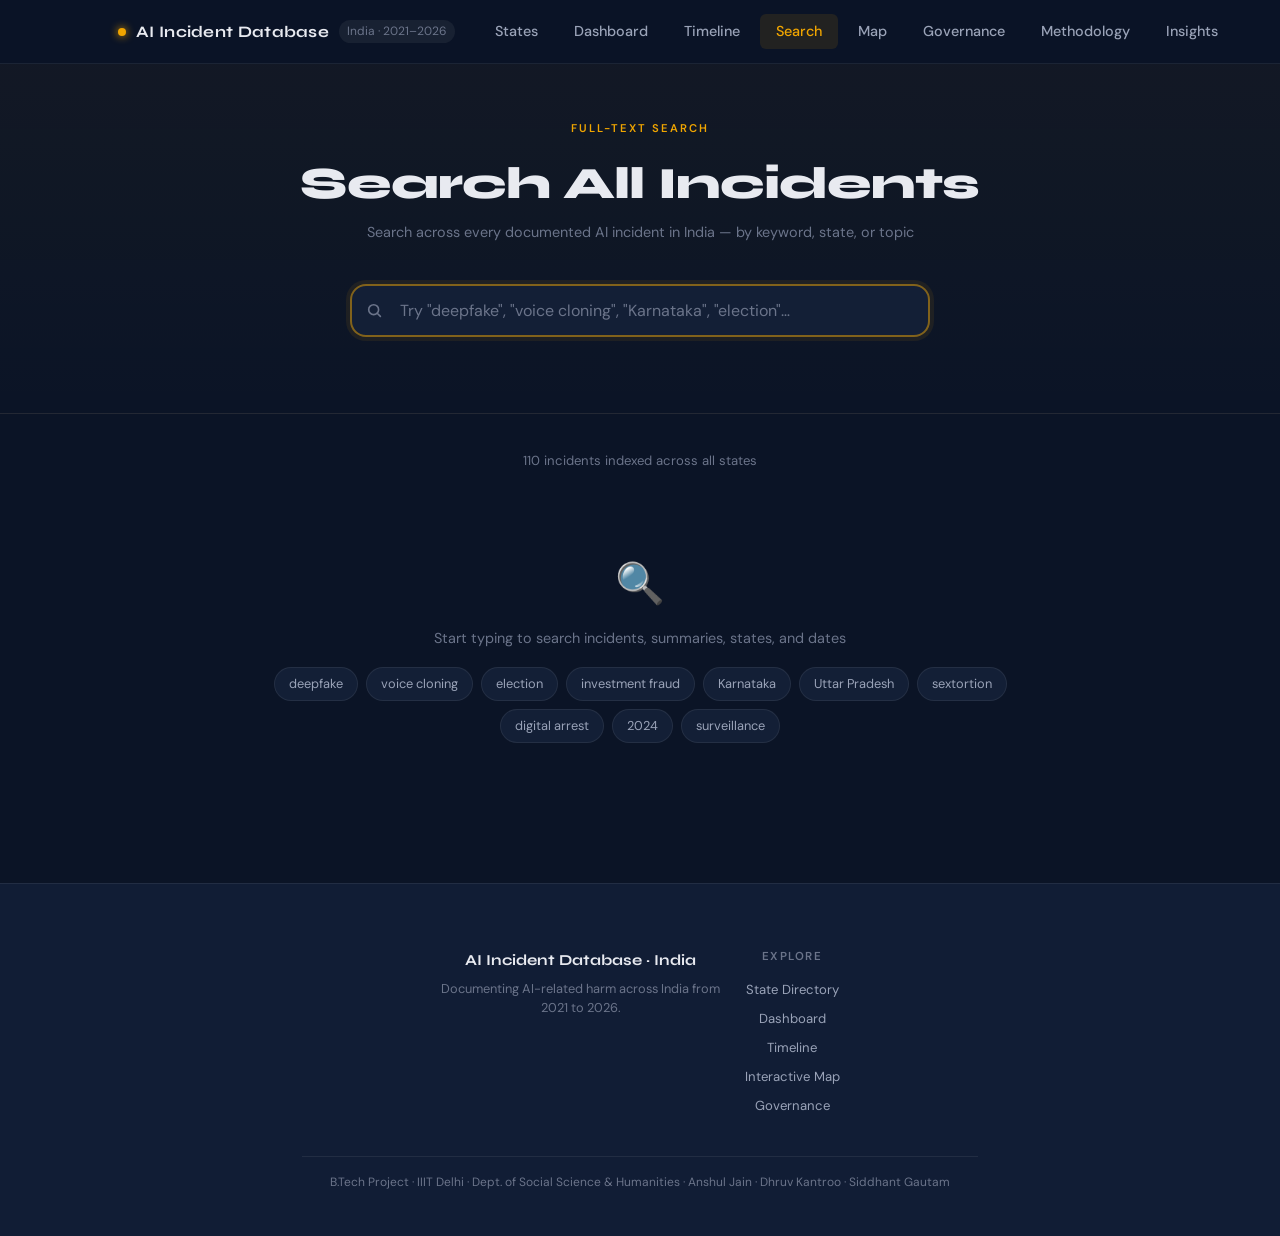
<file: search.html>
<!DOCTYPE html>
<html lang="en">
<head>
  <meta charset="UTF-8"/>
  <meta name="viewport" content="width=device-width, initial-scale=1.0"/>
  <title>Search – AI Incident Database</title>
  <link rel="preconnect" href="https://fonts.googleapis.com">
  <link href="https://fonts.googleapis.com/css2?family=Syne:wght@400;600;700;800&family=DM+Sans:ital,wght@0,300;0,400;0,500;1,400&display=swap" rel="stylesheet">
  <link rel="stylesheet" href="styles.css"/>
  <style>
    .search-hero {
      max-width: 640px;
      margin: 0 auto 32px;
      text-align: center;
    }
    .search-hero p { font-size: 0.9rem; color: var(--text-3); margin-bottom: 20px; }
    .global-search-wrap {
      position: relative;
      max-width: 640px;
      margin: 0 auto 28px;
    }
    .global-search-icon {
      position: absolute; left: 16px; top: 50%;
      transform: translateY(-50%);
      width: 18px; height: 18px;
      color: var(--text-3);
      pointer-events: none;
    }
    .global-search-input {
      width: 100%;
      padding: 14px 16px 14px 48px;
      background: var(--card-bg);
      border: 2px solid var(--card-border);
      border-radius: var(--radius-lg);
      color: var(--text);
      font-size: 1rem;
      font-family: inherit;
      outline: none;
      transition: all var(--transition);
    }
    .global-search-input::placeholder { color: var(--text-3); }
    .global-search-input:focus {
      border-color: rgba(240,165,0,0.5);
      box-shadow: 0 0 0 4px rgba(240,165,0,0.08);
    }
    .search-meta {
      font-size: 0.82rem;
      color: var(--text-3);
      margin-bottom: 20px;
      text-align: center;
    }
    .result-card {
      background: var(--card-bg);
      border: 1px solid var(--card-border);
      border-radius: var(--radius-lg);
      padding: 18px 20px;
      margin-bottom: 10px;
      cursor: pointer;
      transition: all var(--transition);
    }
    .result-card:hover {
      border-color: rgba(240,165,0,0.3);
      transform: translateX(4px);
      box-shadow: 0 4px 16px rgba(0,0,0,0.25);
    }
    .result-title {
      font-family: 'Syne', sans-serif;
      font-size: 0.97rem;
      font-weight: 600;
      color: var(--text);
      margin-bottom: 8px;
      line-height: 1.4;
    }
    .result-title mark {
      background: rgba(240,165,0,0.25);
      color: var(--amber-2);
      border-radius: 3px;
      padding: 0 2px;
    }
    .result-snippet {
      font-size: 0.82rem;
      color: var(--text-3);
      line-height: 1.6;
      margin-bottom: 10px;
      display: -webkit-box;
      -webkit-line-clamp: 2;
      -webkit-box-orient: vertical;
      overflow: hidden;
    }
    .result-snippet mark {
      background: rgba(240,165,0,0.2);
      color: var(--amber-2);
      border-radius: 3px;
      padding: 0 2px;
    }
    .result-meta {
      display: flex;
      align-items: center;
      gap: 8px;
      flex-wrap: wrap;
    }
    .result-state {
      font-size: 0.73rem;
      color: var(--amber);
      background: rgba(240,165,0,0.1);
      border: 1px solid rgba(240,165,0,0.2);
      padding: 2px 8px;
      border-radius: 20px;
      font-weight: 500;
    }
    .result-date { font-size: 0.73rem; color: var(--text-3); }
    .result-cat {
      font-size: 0.7rem;
      padding: 2px 8px;
      border-radius: 20px;
      font-weight: 500;
      border: 1px solid;
    }
    .empty-search {
      text-align: center;
      padding: 60px 20px;
      color: var(--text-3);
    }
    .empty-search .big { font-size: 2.5rem; margin-bottom: 12px; }
    .empty-search p { font-size: 0.9rem; }
    .suggestions {
      display: flex;
      flex-wrap: wrap;
      gap: 8px;
      justify-content: center;
      margin-top: 16px;
    }
    .suggestion-pill {
      padding: 6px 14px;
      background: var(--card-bg);
      border: 1px solid var(--card-border);
      border-radius: 20px;
      font-size: 0.8rem;
      color: var(--text-2);
      cursor: pointer;
      transition: all var(--transition);
    }
    .suggestion-pill:hover {
      border-color: rgba(240,165,0,0.3);
      color: var(--amber);
    }
  </style>
</head>
<body>

  <nav class="topnav">
    <div class="topnav-inner">
      <div class="topnav-brand">
        <span class="brand-dot"></span>
        <span class="brand-name">AI Incident Database</span>
        <span class="brand-tag">India · 2021–2026</span>
      </div>
      <div class="topnav-links">
        <a href="index.html" class="nav-link">States</a>
        <a href="dashboard.html" class="nav-link">Dashboard</a>
        <a href="timeline.html" class="nav-link">Timeline</a>
        <a href="search.html" class="nav-link active">Search</a>
        <a href="overall.html" class="nav-link">Map</a>
        <a href="governance.html" class="nav-link">Governance</a>
        <a href="methodology.html" class="nav-link">Methodology</a>
        <a href="insights.html" class="nav-link">Insights</a>
      </div>
      <button class="hamburger" id="hamburger"><span></span><span></span><span></span></button>
    </div>
  </nav>

  <div class="drawer-overlay" id="drawerOverlay"></div>
  <aside class="drawer" id="drawer">
    <div class="drawer-header">
      <span class="brand-name">Navigation</span>
      <button class="drawer-close" id="drawerClose">✕</button>
    </div>
    <ul class="drawer-list">
      <li><a href="index.html" class="drawer-link">🗺️ All States</a></li>
      <li><a href="dashboard.html" class="drawer-link">📊 Dashboard</a></li>
      <li><a href="timeline.html" class="drawer-link">📅 Timeline</a></li>
      <li><a href="search.html" class="drawer-link active">🔍 Search</a></li>
      <li><a href="overall.html" class="drawer-link">🗾 Map</a></li>
      <li><a href="governance.html" class="drawer-link">🏛️ Central Governance</a></li>
    </ul>
  </aside>

  <header class="state-hero" style="text-align:center; padding-bottom:48px;">
    <div class="state-hero-inner" style="align-items:center;">
      <span class="section-eyebrow" style="margin-top:8px">Full-text Search</span>
      <h1 class="state-title">Search All Incidents</h1>
      <p class="state-subtitle">Search across every documented AI incident in India — by keyword, state, or topic</p>
      <div class="global-search-wrap" style="margin-top:28px; width:100%; max-width:580px;">
        <svg class="global-search-icon" viewBox="0 0 20 20" fill="none">
          <circle cx="8.5" cy="8.5" r="5.5" stroke="currentColor" stroke-width="1.8"/>
          <path d="M13 13l3 3" stroke="currentColor" stroke-width="1.8" stroke-linecap="round"/>
        </svg>
        <input type="text" id="globalSearch" class="global-search-input"
          placeholder='Try "deepfake", "voice cloning", "Karnataka", "election"…'
          autocomplete="off" autofocus />
      </div>
    </div>
  </header>

  <main class="state-main">
    <p class="search-meta" id="searchMeta"></p>
    <div id="resultsRoot"></div>
  </main>

  <footer class="site-footer">
    <div class="footer-inner">
      <div class="footer-brand">
        <span class="footer-brand-name">AI Incident Database · India</span>
        <p class="footer-brand-desc">Documenting AI-related harm across India from 2021 to 2026.</p>
      </div>
      <div class="footer-links">
        <span class="footer-links-title">Explore</span>
        <a href="index.html" class="footer-link">State Directory</a>
        <a href="dashboard.html" class="footer-link">Dashboard</a>
        <a href="timeline.html" class="footer-link">Timeline</a>
        <a href="overall.html" class="footer-link">Interactive Map</a>
        <a href="governance.html" class="footer-link">Governance</a>
      </div>
    </div>
    <div class="footer-bottom">B.Tech Project · IIIT Delhi · Dept. of Social Science &amp; Humanities · Anshul Jain · Dhruv Kantroo · Siddhant Gautam</div>
  </footer>

  <script src="state.js"></script>
  <script>
    const hamburger = document.getElementById('hamburger');
    const drawer    = document.getElementById('drawer');
    const overlay   = document.getElementById('drawerOverlay');
    const closeBtn  = document.getElementById('drawerClose');
    hamburger.addEventListener('click', () => { drawer.classList.add('open'); overlay.classList.add('active'); });
    closeBtn.addEventListener('click',  () => { drawer.classList.remove('open'); overlay.classList.remove('active'); });
    overlay.addEventListener('click',   () => { drawer.classList.remove('open'); overlay.classList.remove('active'); });

    const CAT_RULES = [
      { key:"electoral",    label:"Political / Electoral",  color:"#c17f24", keywords:["election","electoral","political","CM","BJP","Congress","poll","vote","defam"] },
      { key:"blackmail",    label:"Deepfake Blackmail",     color:"#7ec8e3", keywords:["blackmail","sextortion","obscene","morphed","suicide","extort","explicit"] },
      { key:"voice",        label:"Voice Cloning",          color:"#c084fc", keywords:["voice cloning","voice scam","cloned voice","AI voice","kidnap","ransom"] },
      { key:"fraud",        label:"Investment Fraud",       color:"#f97316", keywords:["fraud","investment","scam","lakh","crore","trading","fake app","stock","crypto","phishing"] },
      { key:"arrest",       label:"Digital Arrest",         color:"#4ade80", keywords:["digital arrest","IPS","CBI","RBI","officer","pose as"] },
      { key:"surveillance", label:"Surveillance",           color:"#94a3b8", keywords:["facial recognition","CCTV","surveillance","attendance","biometric"] },
      { key:"identity",     label:"Identity Theft",         color:"#fb923c", keywords:["identity","fake profile","persona","fake account","impersonat"] },
      { key:"communal",     label:"Communal Conflict",      color:"#f0abfc", keywords:["communal","riot","violence","religion","kumbh","misinformation","fake news"] },
    ];

    function classifyIncident(inc) {
      const text = (inc.title + " " + (inc.summary || "")).toLowerCase();
      for (const cat of CAT_RULES) {
        if (cat.keywords.some(k => text.includes(k.toLowerCase()))) return cat;
      }
      return { key:"other", label:"Other", color:"#6b748a" };
    }

    const all = [];
    Object.entries(incidentsData).forEach(([state, incidents]) => {
      incidents.forEach(inc => all.push({ ...inc, state, cat: classifyIncident(inc) }));
    });

    function highlight(text, query) {
      if (!query) return text;
      const escaped = query.replace(/[.*+?^${}()|[\]\\]/g, '\\$&');
      return text.replace(new RegExp(`(${escaped})`, 'gi'), '<mark>$1</mark>');
    }

    function doSearch(query) {
      const q = query.trim().toLowerCase();
      const meta = document.getElementById("searchMeta");
      const root = document.getElementById("resultsRoot");

      if (!q) {
        meta.textContent = `${all.length} incidents indexed across all states`;
        root.innerHTML = `
          <div class="empty-search">
            <div class="big">🔍</div>
            <p>Start typing to search incidents, summaries, states, and dates</p>
            <div class="suggestions">
              ${["deepfake","voice cloning","election","investment fraud","Karnataka","Uttar Pradesh","sextortion","digital arrest","2024","surveillance"].map(s =>
                `<span class="suggestion-pill" onclick="setSearch('${s}')">${s}</span>`
              ).join("")}
            </div>
          </div>`;
        return;
      }

      const results = all.filter(inc => {
        const haystack = (inc.title + " " + inc.state + " " + (inc.summary || "") + " " + (inc.date || "")).toLowerCase();
        return haystack.includes(q);
      });

      meta.textContent = `${results.length} result${results.length !== 1 ? "s" : ""} for "${query}"`;

      if (results.length === 0) {
        root.innerHTML = `<div class="empty-search"><div class="big">😶</div><p>No incidents found for "<strong>${query}</strong>"</p><p style="margin-top:8px;font-size:0.8rem;">Try broader terms like "deepfake", "fraud", or a state name</p></div>`;
        return;
      }

      root.innerHTML = results.map(inc => `
        <div class="result-card" onclick="window.location.href='state.html?state=${encodeURIComponent(inc.state)}'">
          <div class="result-title">${highlight(inc.title, query)}</div>
          ${inc.summary ? `<div class="result-snippet">${highlight(inc.summary.trim().substring(0, 180), query)}…</div>` : ""}
          <div class="result-meta">
            <span class="result-state">${inc.state}</span>
            ${inc.date ? `<span class="result-date">${inc.date.trim()}</span>` : ""}
            <span class="result-cat" style="color:${inc.cat.color}; border-color:${inc.cat.color}40; background:${inc.cat.color}12">${inc.cat.label}</span>
          </div>
        </div>
      `).join("");
    }

    function setSearch(val) {
      document.getElementById("globalSearch").value = val;
      doSearch(val);
    }

    document.getElementById("globalSearch").addEventListener("input", e => doSearch(e.target.value));

    const urlQ = new URLSearchParams(window.location.search).get("q");
    if (urlQ) { document.getElementById("globalSearch").value = urlQ; doSearch(urlQ); }
    else doSearch("");
  </script>
</body>
</html>
</file>
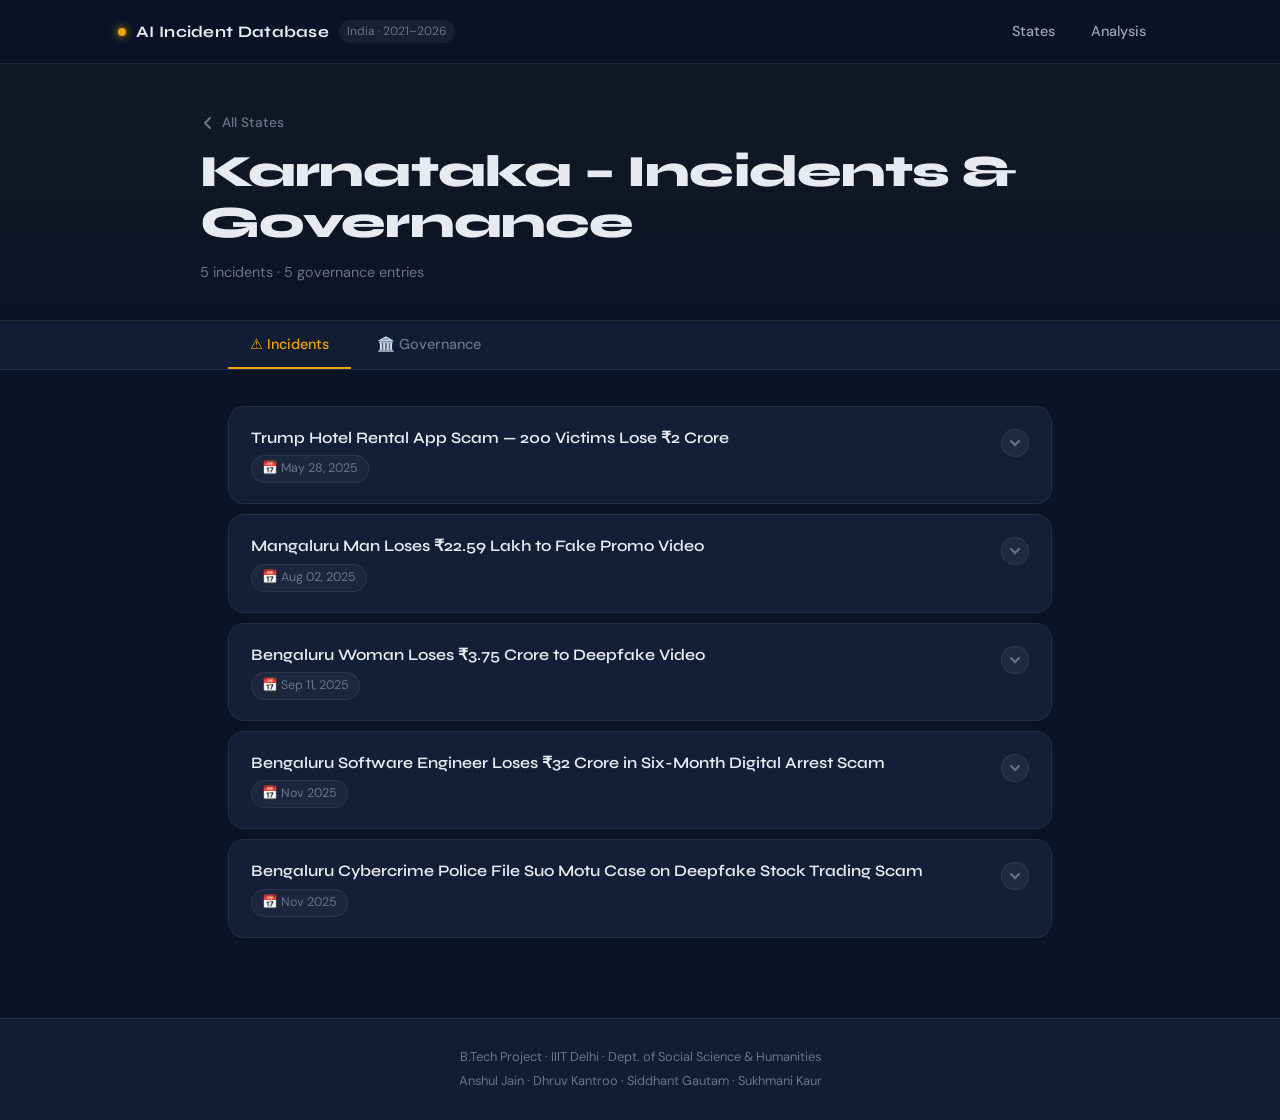
<file: state.html>
<!DOCTYPE html>
<html lang="en">
<head>
  <meta charset="UTF-8" />
  <meta name="viewport" content="width=device-width, initial-scale=1.0" />
  <title>State – Incidents</title>
  <link rel="preconnect" href="https://fonts.googleapis.com">
  <link href="https://fonts.googleapis.com/css2?family=Syne:wght@400;600;700;800&family=DM+Sans:ital,wght@0,300;0,400;0,500;1,400&display=swap" rel="stylesheet">
  <link rel="stylesheet" href="styles.css" />
</head>
<body>

  <!-- TOP NAV -->
  <nav class="topnav">
    <div class="topnav-inner">
      <div class="topnav-brand">
        <span class="brand-dot"></span>
        <span class="brand-name">AI Incident Database</span>
        <span class="brand-tag">India · 2021–2026</span>
      </div>
      <div class="topnav-links">
        <a href="index.html" class="nav-link">States</a>
        <a href="overall.html" class="nav-link">Analysis</a>
      </div>
      <button class="hamburger" id="hamburger" aria-label="Open menu">
        <span></span><span></span><span></span>
      </button>
    </div>
  </nav>

  <!-- MOBILE DRAWER -->
  <div class="drawer-overlay" id="drawerOverlay"></div>
  <aside class="drawer" id="drawer">
    <div class="drawer-header">
      <span class="brand-name">Navigation</span>
      <button class="drawer-close" id="drawerClose">✕</button>
    </div>
    <ul class="drawer-list">
      <li><a href="index.html" class="drawer-link"><span>🗺️</span> All States</a></li>
      <li><a href="dashboard.html" class="drawer-link"><span>📊</span> Dashboard</a></li>
      <li><a href="timeline.html" class="drawer-link"><span>📅</span> Timeline</a></li>
      <li><a href="search.html" class="drawer-link"><span>🔍</span> Search</a></li>
      <li><a href="overall.html" class="drawer-link"><span>🗾</span> Map</a></li>
      <li><a href="governance.html" class="drawer-link"><span>🏛️</span> Central Governance</a></li>
      <li><a href="methodology.html" class="drawer-link"><span>📋</span> Methodology</a></li>
      <li><a href="insights.html" class="drawer-link"><span>💡</span> Insights</a></li>
    </ul>
  </aside>

  <!-- STATE HEADER -->
  <header class="state-hero">
    <div class="state-hero-inner">
      <a href="index.html" class="back-btn">
        <svg width="16" height="16" viewBox="0 0 16 16" fill="none"><path d="M10 3L5 8l5 5" stroke="currentColor" stroke-width="2" stroke-linecap="round" stroke-linejoin="round"/></svg>
        All States
      </a>
      <h1 id="stateTitle" class="state-title">State – Incidents</h1>
      <p id="incidentCount" class="state-subtitle"></p>
    </div>
  </header>

  <!-- TABS -->
  <div class="tab-bar">
    <div class="tab-bar-inner">
      <button class="tab-btn active" data-tab="incidents">⚠️ Incidents</button>
      <button class="tab-btn" data-tab="governance">🏛️ Governance</button>
      <button class="tab-btn" data-tab="reports">📊 Reports</button>
    </div>
  </div>

  <!-- CONTENT -->
  <main class="state-main">
    <p id="noIncidentsMessage" class="empty-state" style="display:none;"></p>
    <div id="incidentList" class="incident-list"></div>
  </main>

  <footer class="site-footer">
    <p>B.Tech Project · IIIT Delhi · Dept. of Social Science & Humanities</p>
    <p>Anshul Jain · Dhruv Kantroo · Siddhant Gautam · Sukhmani Kaur</p>
  </footer>

  <script src="state.js"></script>
</body>
</html>
</file>
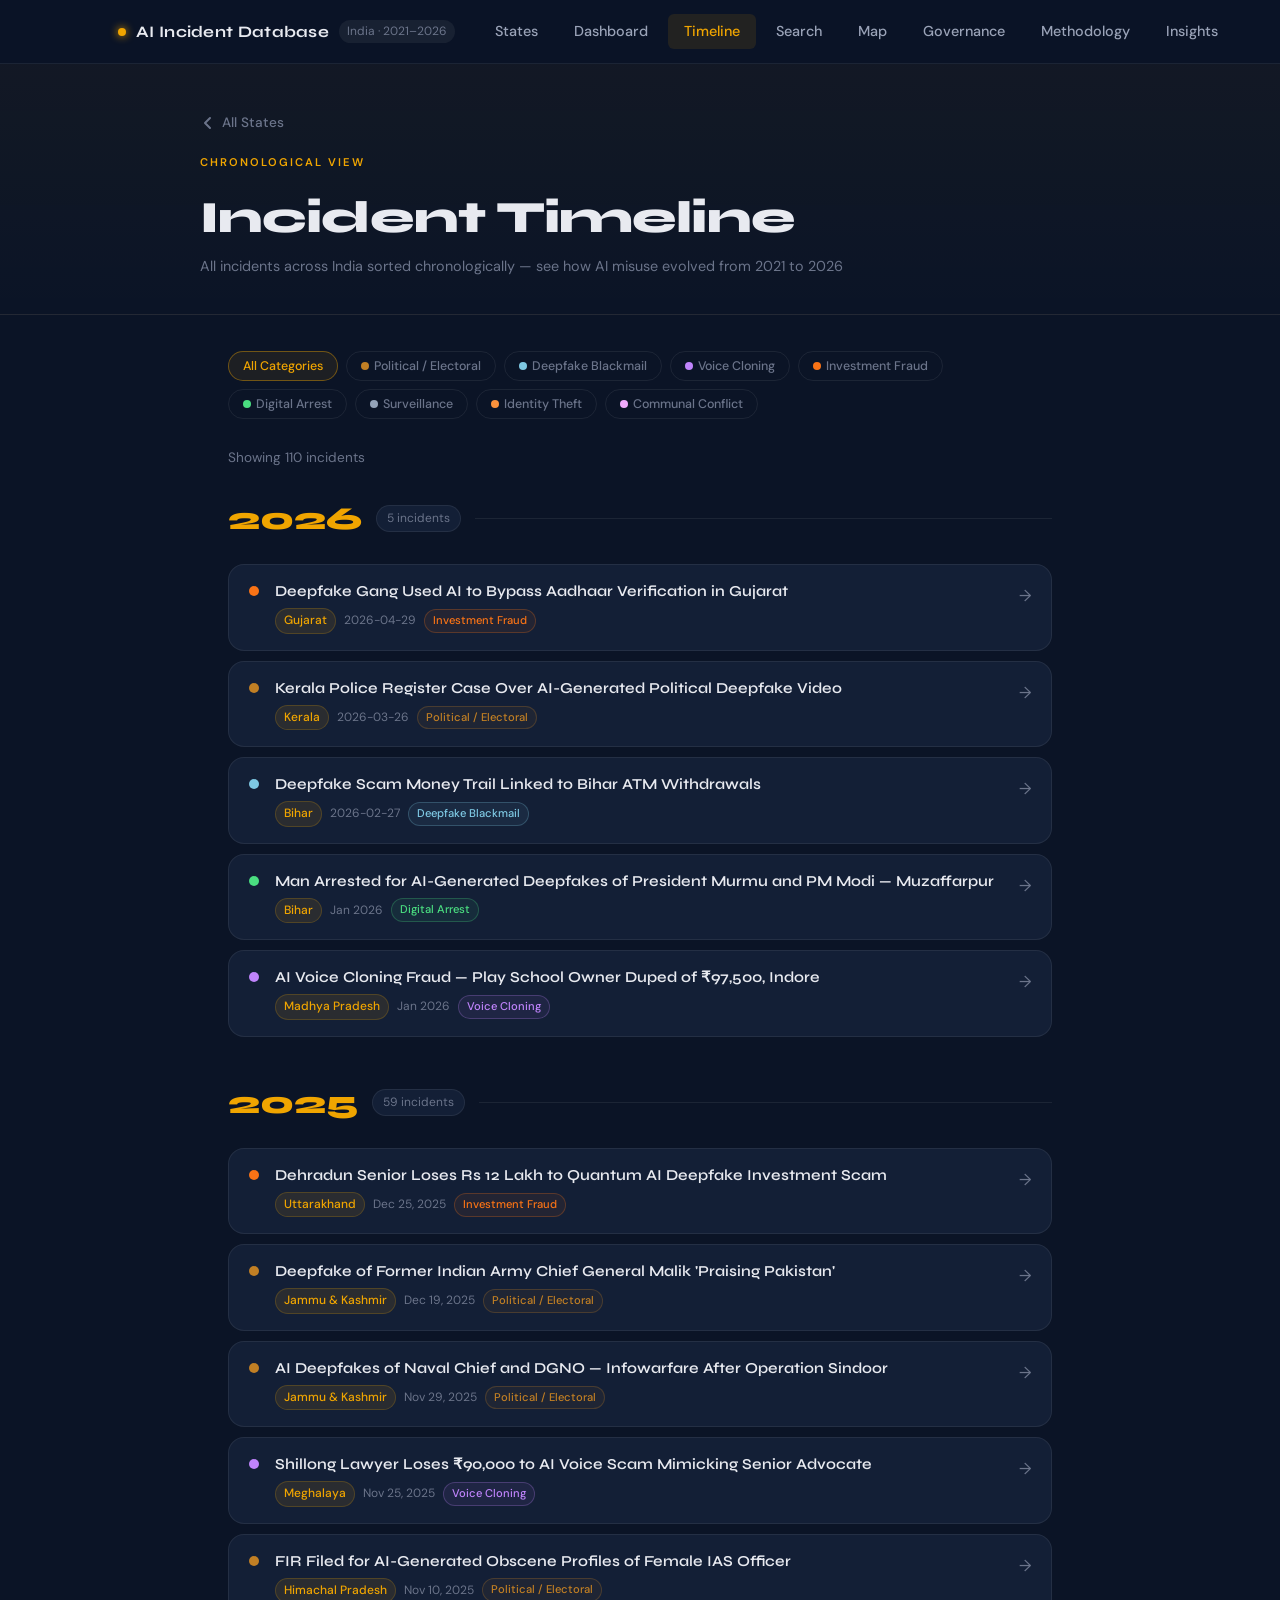
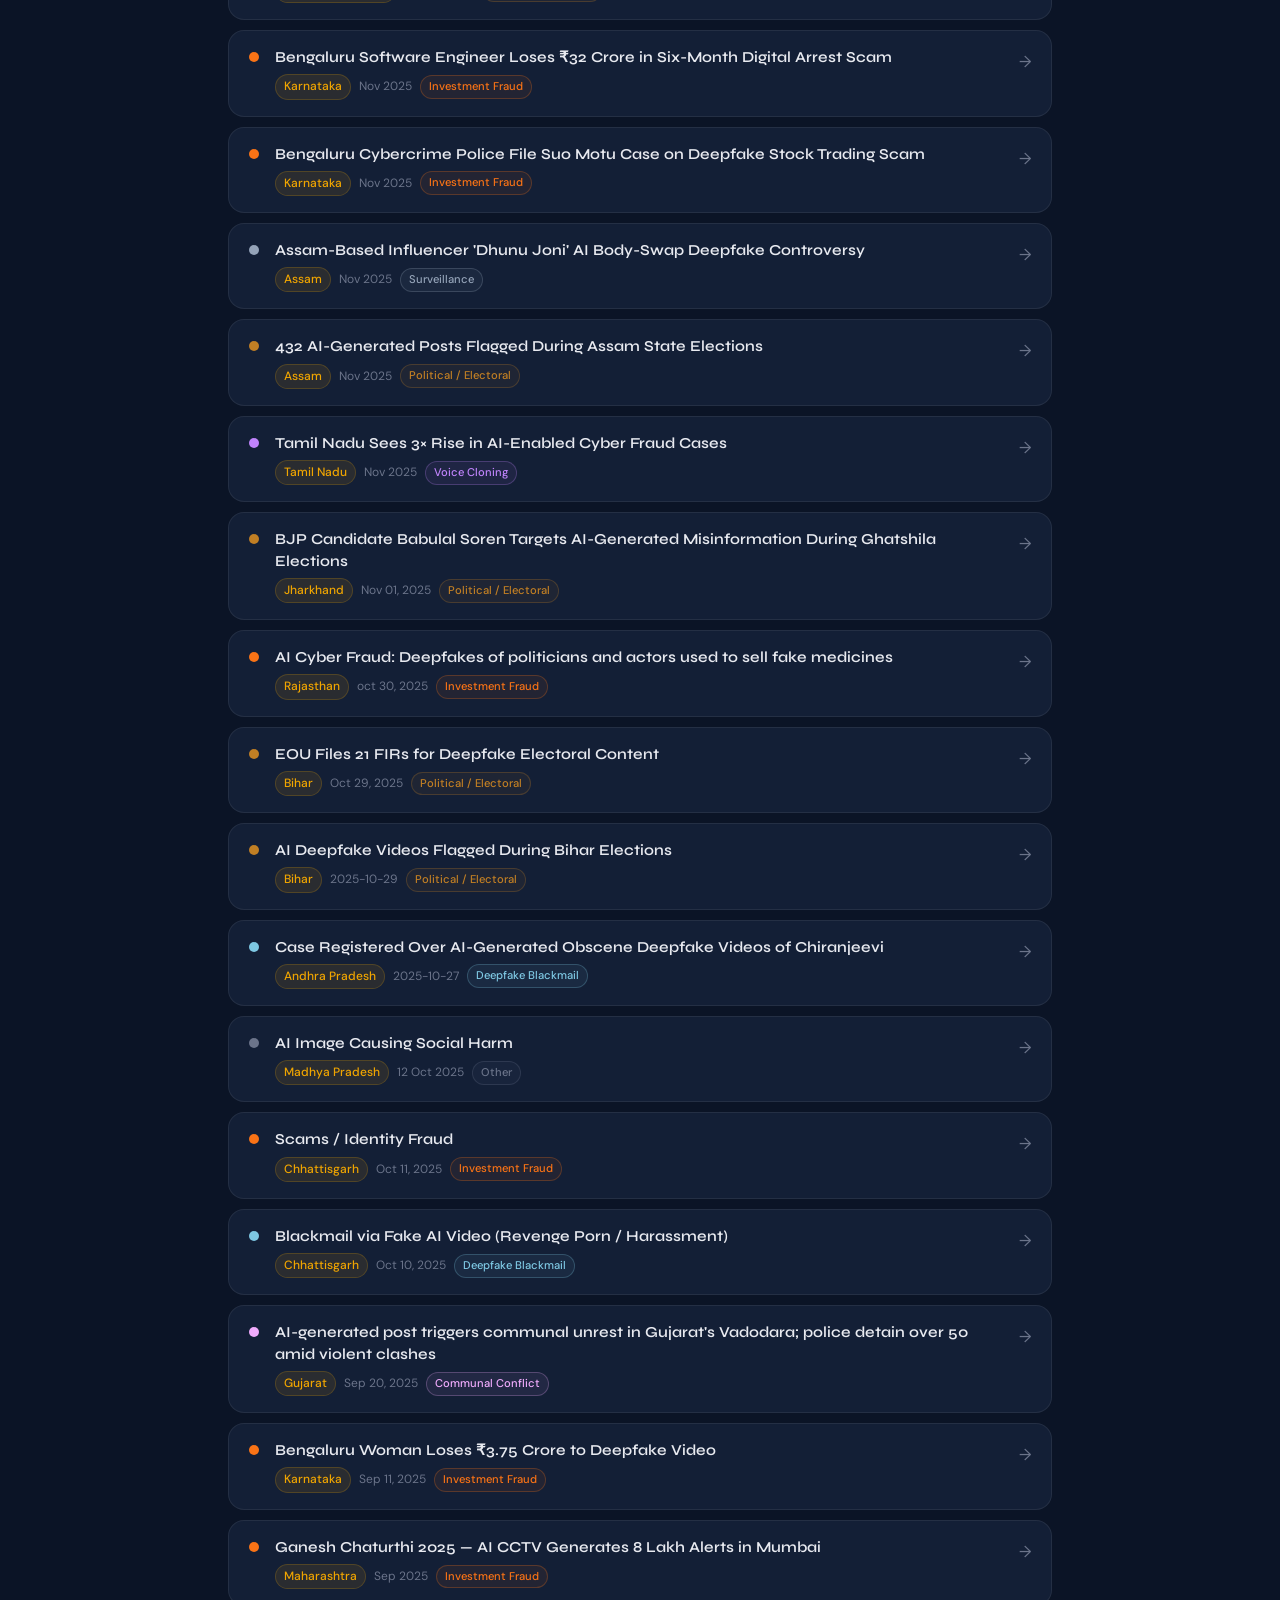
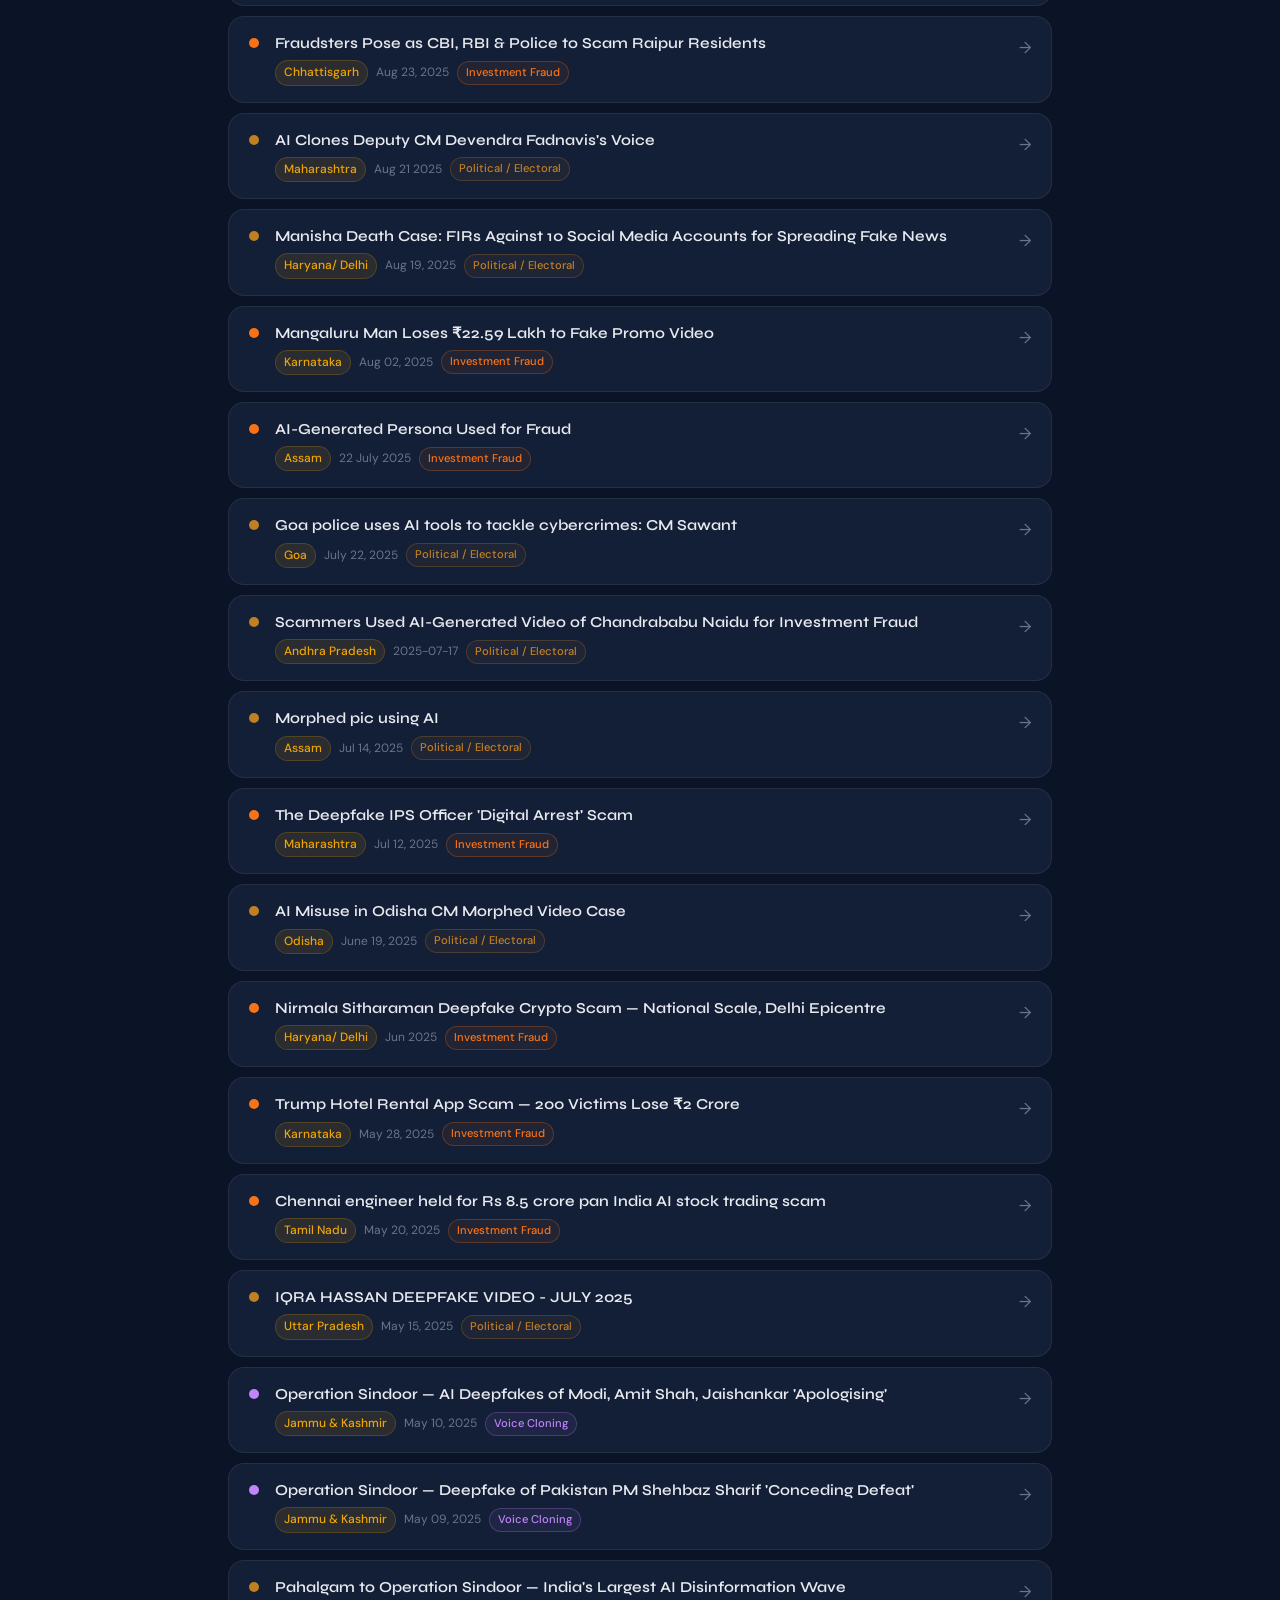
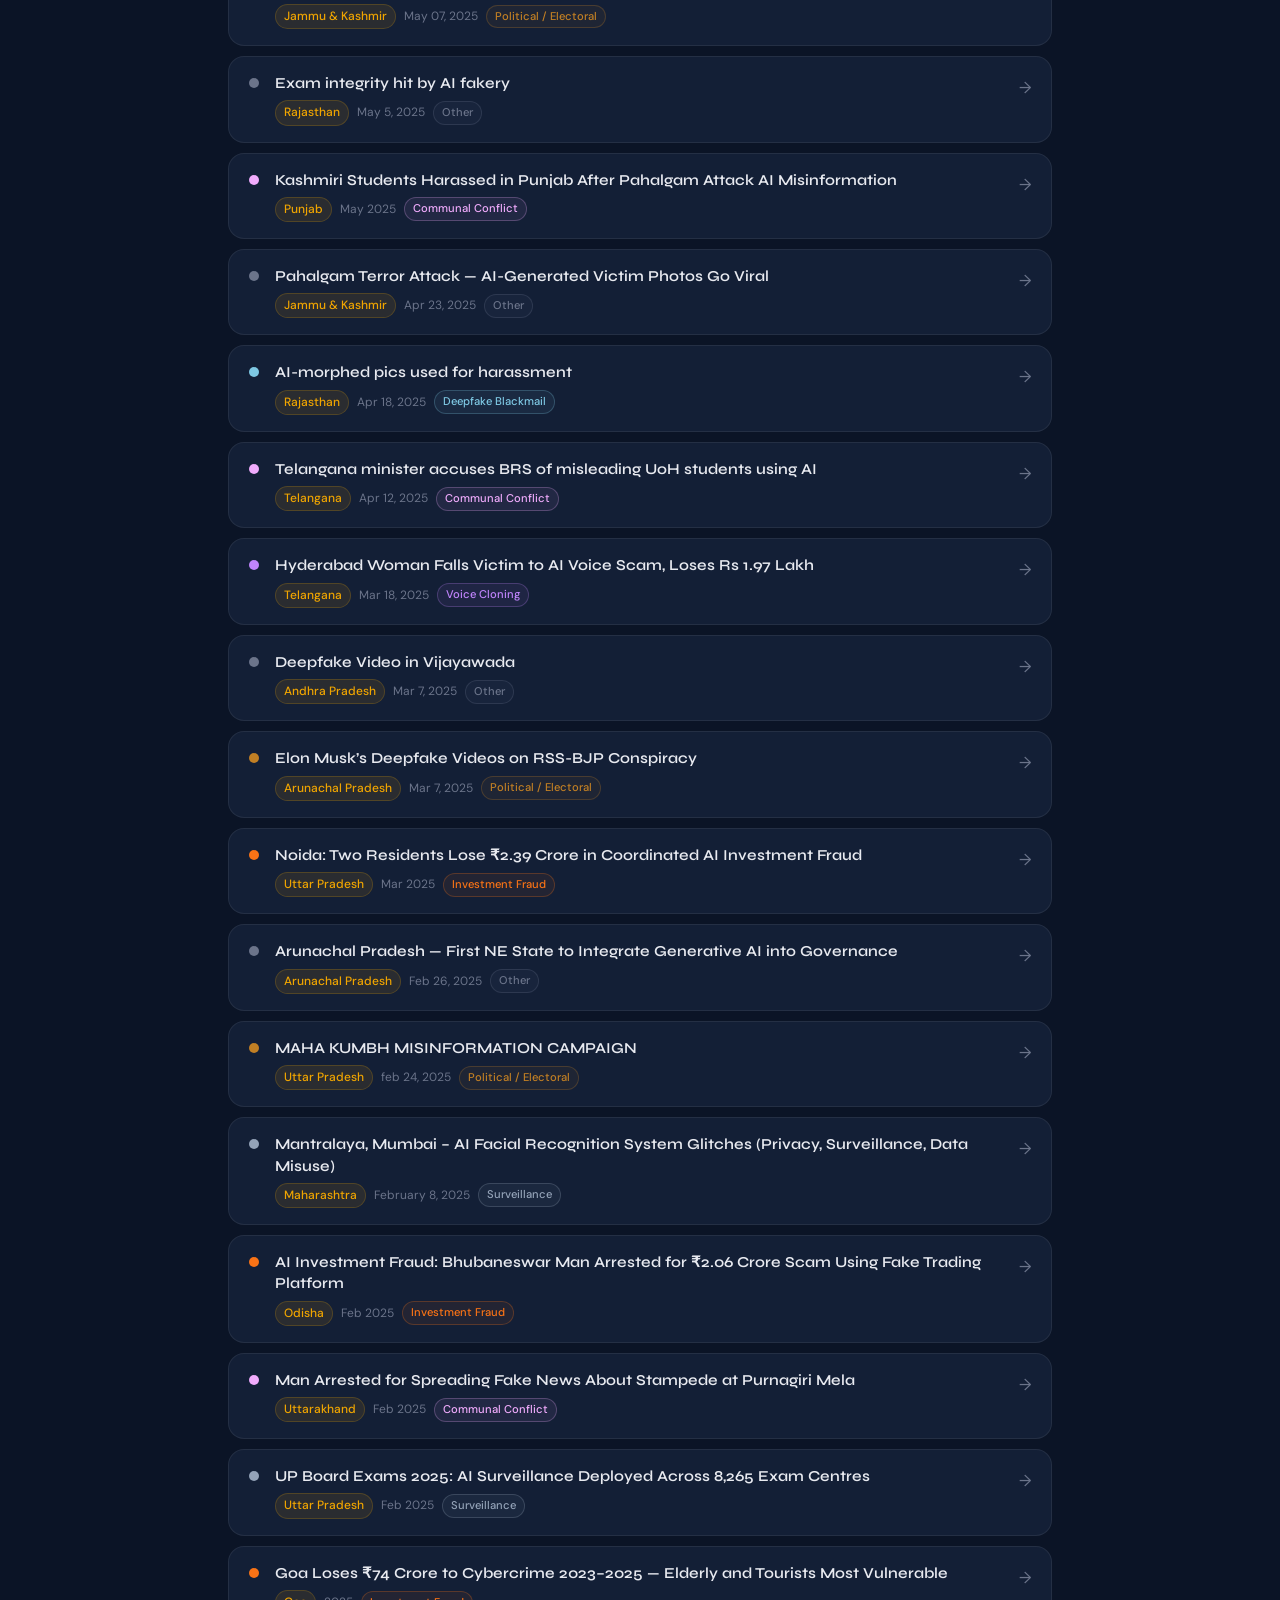
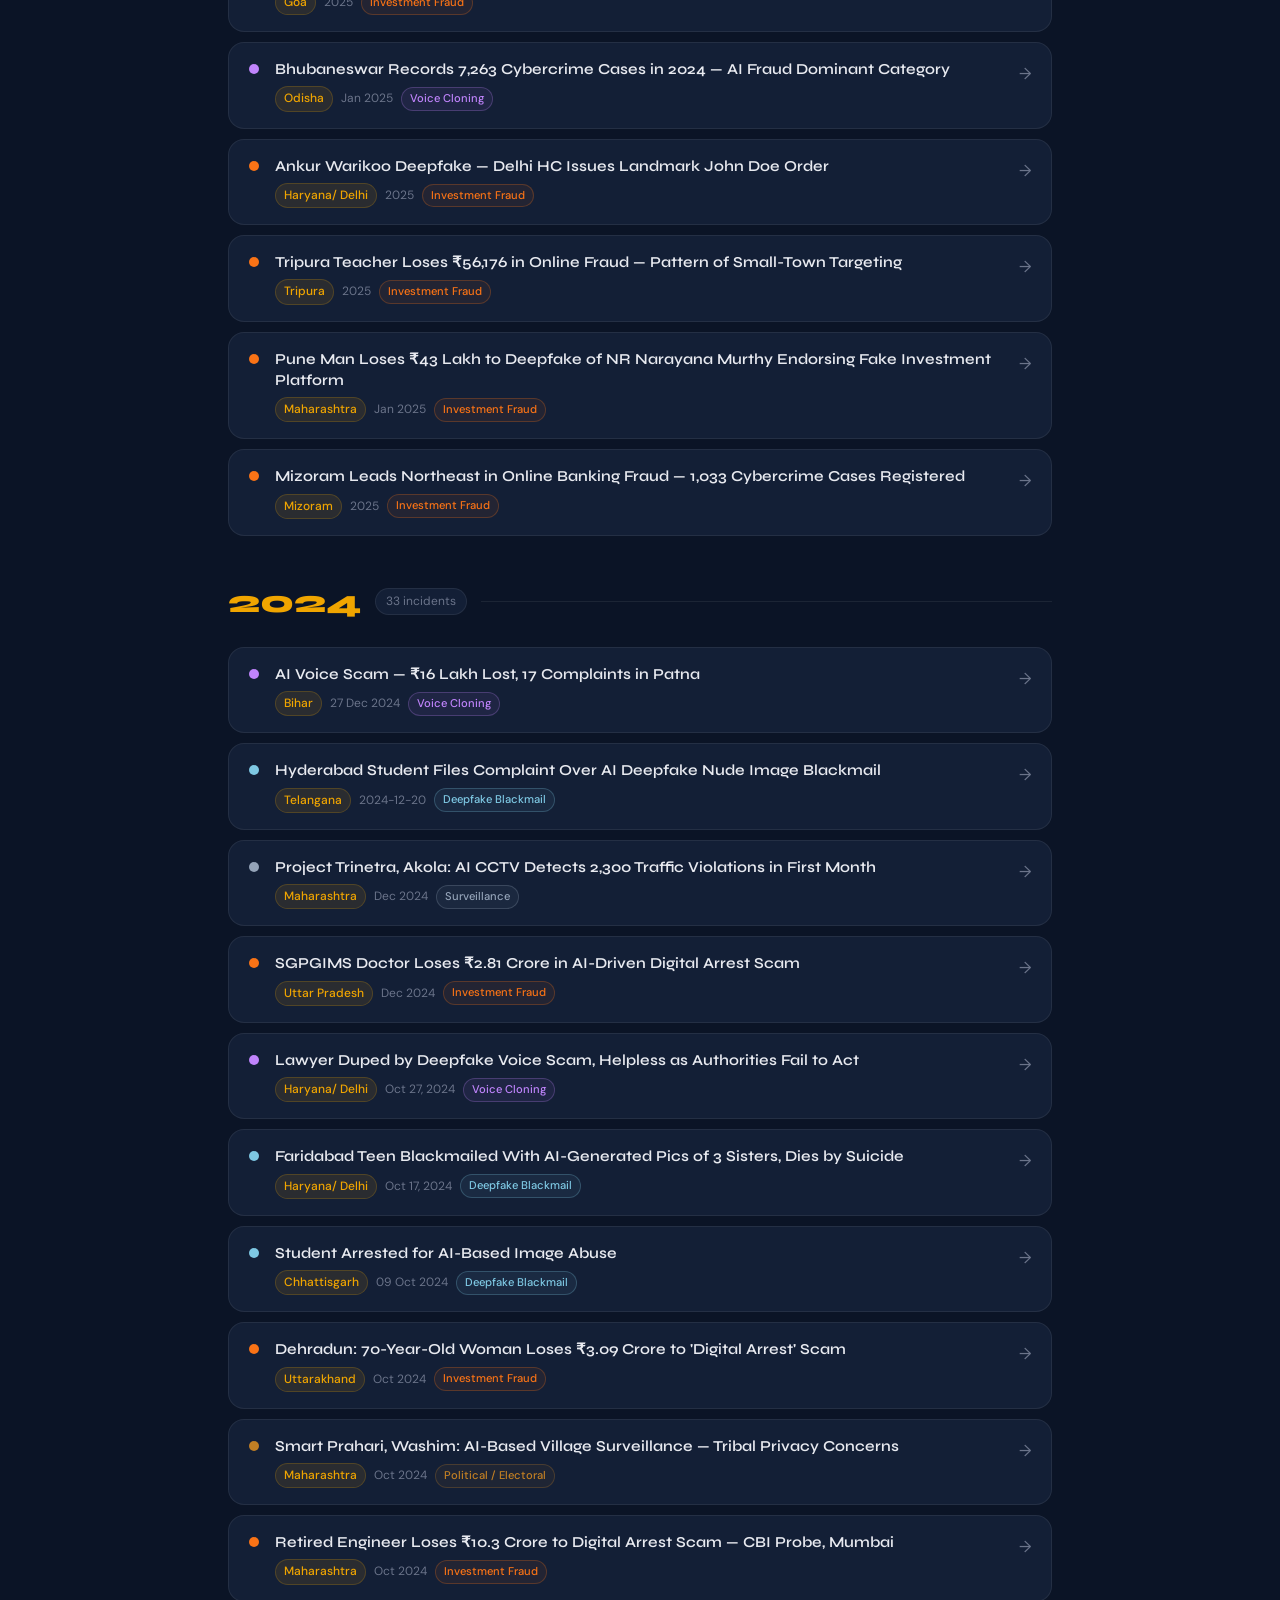
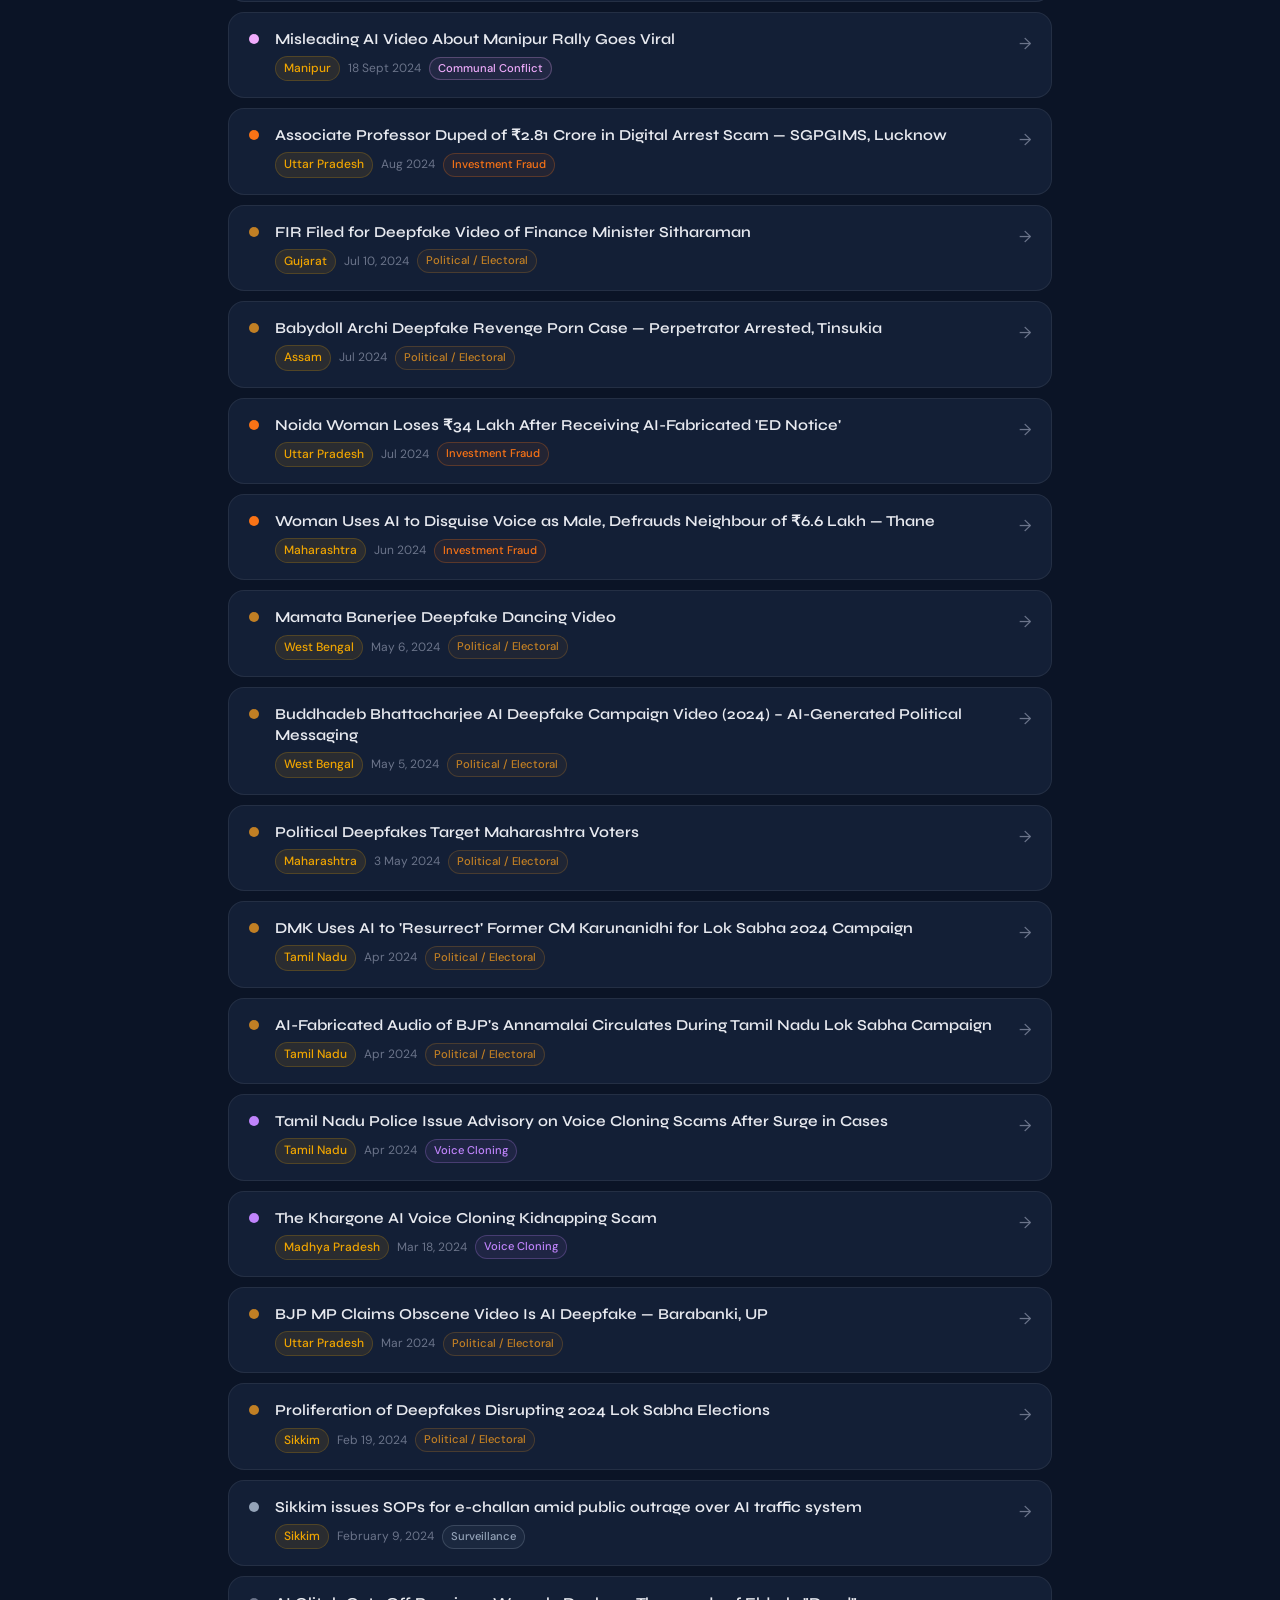
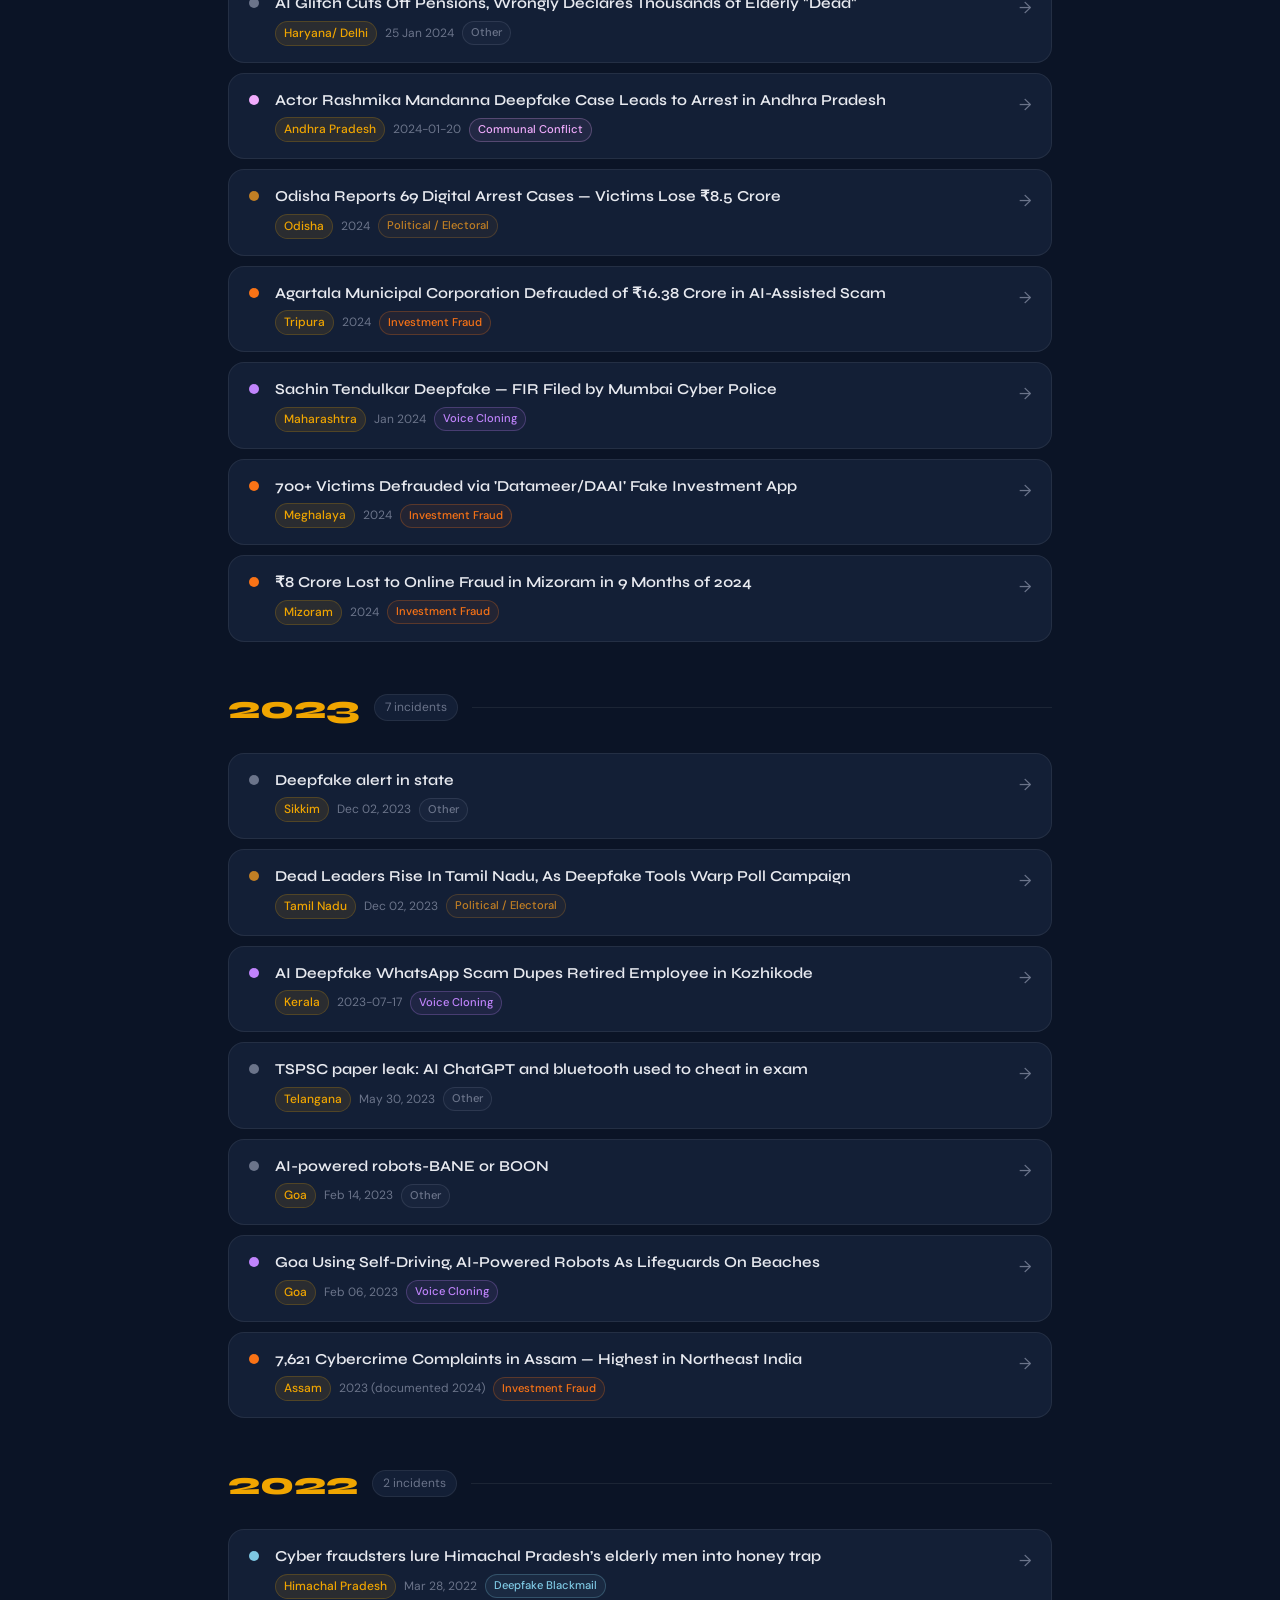
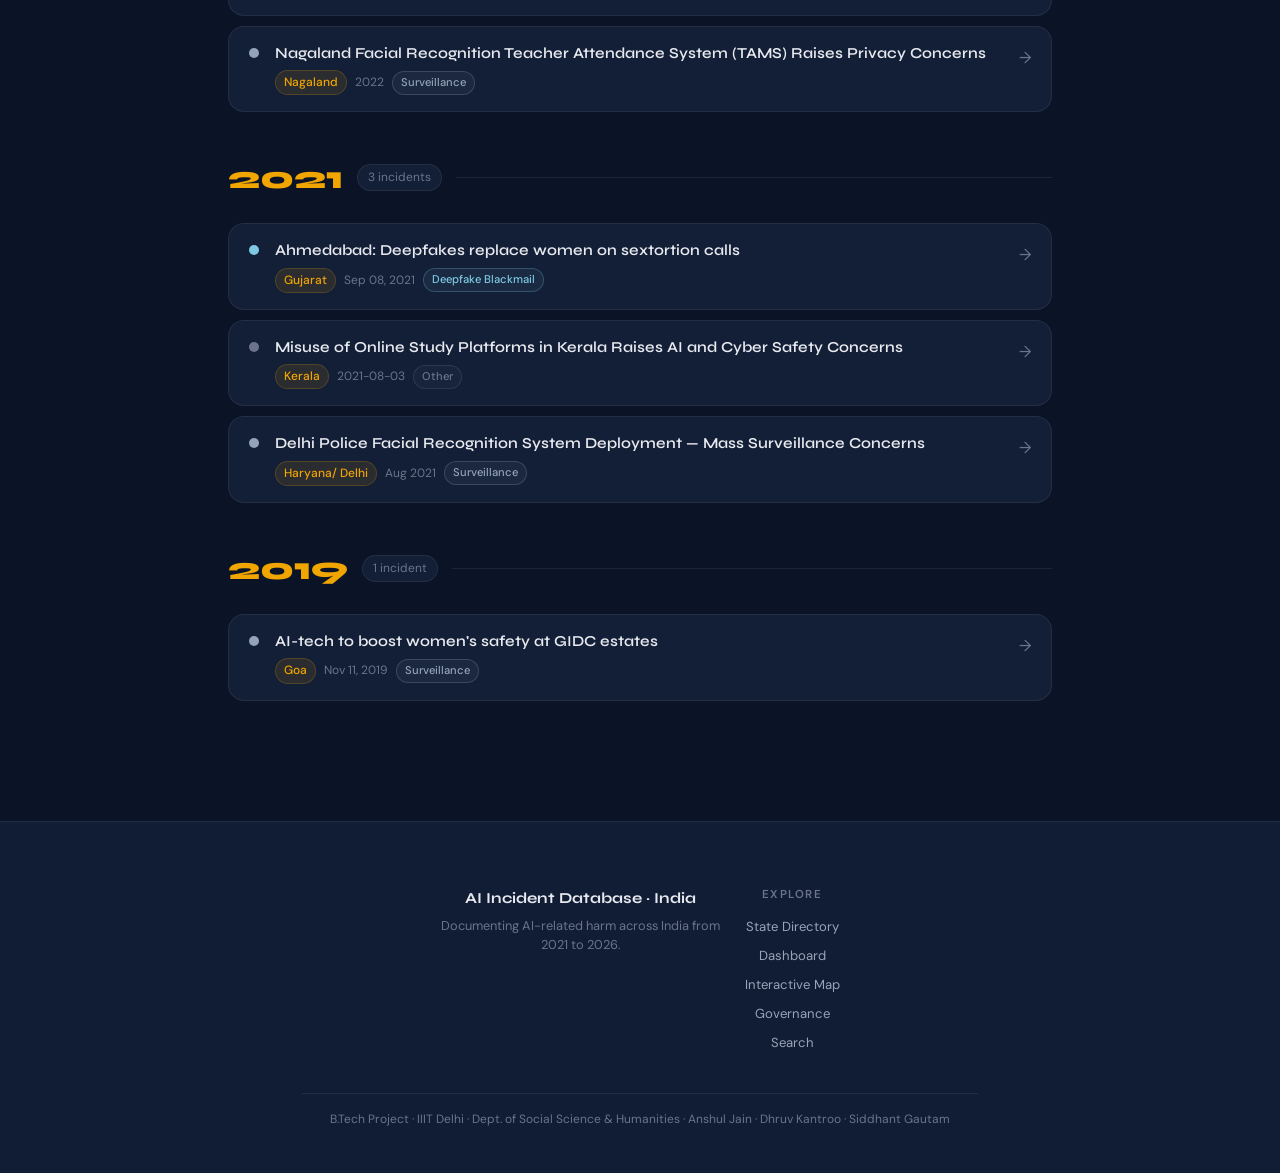
<file: timeline.html>
<!DOCTYPE html>
<html lang="en">
<head>
  <meta charset="UTF-8"/>
  <meta name="viewport" content="width=device-width, initial-scale=1.0"/>
  <title>Timeline – AI Incident Database</title>
  <link rel="preconnect" href="https://fonts.googleapis.com">
  <link href="https://fonts.googleapis.com/css2?family=Syne:wght@400;600;700;800&family=DM+Sans:ital,wght@0,300;0,400;0,500;1,400&display=swap" rel="stylesheet">
  <link rel="stylesheet" href="styles.css"/>
  <style>
    .year-group { margin-bottom: 40px; }
    .year-heading {
      font-family: 'Syne', sans-serif;
      font-size: 2rem;
      font-weight: 800;
      color: var(--amber);
      margin-bottom: 20px;
      display: flex;
      align-items: center;
      gap: 14px;
    }
    .year-heading::after {
      content: '';
      flex: 1;
      height: 1px;
      background: var(--card-border);
    }
    .year-count {
      font-size: 0.75rem;
      color: var(--text-3);
      font-weight: 400;
      font-family: 'DM Sans', sans-serif;
      background: var(--card-bg);
      border: 1px solid var(--card-border);
      padding: 3px 10px;
      border-radius: 20px;
      white-space: nowrap;
    }
    .timeline-list {
      display: flex;
      flex-direction: column;
      gap: 10px;
    }
    .tl-card {
      background: var(--card-bg);
      border: 1px solid var(--card-border);
      border-radius: var(--radius-lg);
      padding: 16px 20px;
      display: flex;
      gap: 16px;
      align-items: flex-start;
      transition: all var(--transition);
      text-decoration: none;
      color: inherit;
      cursor: pointer;
    }
    .tl-card:hover {
      border-color: rgba(240,165,0,0.3);
      transform: translateX(4px);
      box-shadow: 0 4px 16px rgba(0,0,0,0.3);
    }
    .tl-dot {
      width: 10px; height: 10px;
      border-radius: 50%;
      flex-shrink: 0;
      margin-top: 5px;
    }
    .tl-body { flex: 1; min-width: 0; }
    .tl-title {
      font-family: 'Syne', sans-serif;
      font-size: 0.95rem;
      font-weight: 600;
      color: var(--text);
      margin-bottom: 6px;
      line-height: 1.4;
    }
    .tl-meta {
      display: flex;
      align-items: center;
      gap: 8px;
      flex-wrap: wrap;
    }
    .tl-state {
      font-size: 0.75rem;
      color: var(--amber);
      background: rgba(240,165,0,0.1);
      border: 1px solid rgba(240,165,0,0.2);
      padding: 2px 8px;
      border-radius: 20px;
      font-weight: 500;
    }
    .tl-date {
      font-size: 0.75rem;
      color: var(--text-3);
    }
    .tl-cat {
      font-size: 0.7rem;
      padding: 2px 8px;
      border-radius: 20px;
      font-weight: 500;
      border: 1px solid;
    }
    .tl-arrow {
      color: var(--text-3);
      font-size: 1rem;
      flex-shrink: 0;
      margin-top: 2px;
      transition: color var(--transition);
    }
    .tl-card:hover .tl-arrow { color: var(--amber); }
    .filter-bar {
      display: flex;
      gap: 8px;
      flex-wrap: wrap;
      margin-bottom: 28px;
    }
    .filter-btn {
      padding: 6px 14px;
      border-radius: 20px;
      border: 1.5px solid var(--card-border);
      background: none;
      color: var(--text-3);
      font-size: 0.78rem;
      font-weight: 500;
      cursor: pointer;
      font-family: inherit;
      transition: all var(--transition);
    }
    .filter-btn:hover { color: var(--text); border-color: rgba(255,255,255,0.2); }
    .filter-btn.active { color: var(--amber); border-color: rgba(240,165,0,0.4); background: rgba(240,165,0,0.08); }
    #tlCount {
      font-size: 0.85rem;
      color: var(--text-3);
      margin-bottom: 24px;
    }
  </style>
</head>
<body>

  <nav class="topnav">
    <div class="topnav-inner">
      <div class="topnav-brand">
        <span class="brand-dot"></span>
        <span class="brand-name">AI Incident Database</span>
        <span class="brand-tag">India · 2021–2026</span>
      </div>
      <div class="topnav-links">
        <a href="index.html" class="nav-link">States</a>
        <a href="dashboard.html" class="nav-link">Dashboard</a>
        <a href="timeline.html" class="nav-link active">Timeline</a>
        <a href="search.html" class="nav-link">Search</a>
        <a href="overall.html" class="nav-link">Map</a>
        <a href="governance.html" class="nav-link">Governance</a>
        <a href="methodology.html" class="nav-link">Methodology</a>
        <a href="insights.html" class="nav-link">Insights</a>
      </div>
      <button class="hamburger" id="hamburger"><span></span><span></span><span></span></button>
    </div>
  </nav>

  <div class="drawer-overlay" id="drawerOverlay"></div>
  <aside class="drawer" id="drawer">
    <div class="drawer-header">
      <span class="brand-name">Navigation</span>
      <button class="drawer-close" id="drawerClose">✕</button>
    </div>
    <ul class="drawer-list">
      <li><a href="index.html" class="drawer-link">🗺️ All States</a></li>
      <li><a href="dashboard.html" class="drawer-link">📊 Dashboard</a></li>
      <li><a href="timeline.html" class="drawer-link active">📅 Timeline</a></li>
      <li><a href="search.html" class="drawer-link">🔍 Search</a></li>
      <li><a href="overall.html" class="drawer-link">🗾 Map</a></li>
      <li><a href="governance.html" class="drawer-link">🏛️ Central Governance</a></li>
    </ul>
  </aside>

  <header class="state-hero">
    <div class="state-hero-inner">
      <a href="index.html" class="back-btn">
        <svg width="16" height="16" viewBox="0 0 16 16" fill="none"><path d="M10 3L5 8l5 5" stroke="currentColor" stroke-width="2" stroke-linecap="round" stroke-linejoin="round"/></svg>
        All States
      </a>
      <span class="section-eyebrow" style="margin-top:8px">Chronological View</span>
      <h1 class="state-title">Incident Timeline</h1>
      <p class="state-subtitle">All incidents across India sorted chronologically — see how AI misuse evolved from 2021 to 2026</p>
    </div>
  </header>

  <main class="state-main">
    <div class="filter-bar" id="filterBar"></div>
    <p id="tlCount"></p>
    <div id="timelineRoot"></div>
  </main>

  <footer class="site-footer">
    <div class="footer-inner">
      <div class="footer-brand">
        <span class="footer-brand-name">AI Incident Database · India</span>
        <p class="footer-brand-desc">Documenting AI-related harm across India from 2021 to 2026.</p>
      </div>
      <div class="footer-links">
        <span class="footer-links-title">Explore</span>
        <a href="index.html" class="footer-link">State Directory</a>
        <a href="dashboard.html" class="footer-link">Dashboard</a>
        <a href="overall.html" class="footer-link">Interactive Map</a>
        <a href="governance.html" class="footer-link">Governance</a>
        <a href="search.html" class="footer-link">Search</a>
      </div>
    </div>
    <div class="footer-bottom">B.Tech Project · IIIT Delhi · Dept. of Social Science &amp; Humanities · Anshul Jain · Dhruv Kantroo · Siddhant Gautam</div>
  </footer>

  <script src="state.js"></script>
  <script>
    const hamburger = document.getElementById('hamburger');
    const drawer    = document.getElementById('drawer');
    const overlay   = document.getElementById('drawerOverlay');
    const closeBtn  = document.getElementById('drawerClose');
    hamburger.addEventListener('click', () => { drawer.classList.add('open'); overlay.classList.add('active'); });
    closeBtn.addEventListener('click',  () => { drawer.classList.remove('open'); overlay.classList.remove('active'); });
    overlay.addEventListener('click',   () => { drawer.classList.remove('open'); overlay.classList.remove('active'); });

    const CAT_RULES = [
      { key:"electoral",    label:"Political / Electoral",            color:"#c17f24", keywords:["election","electoral","political","deepfake political","CM","BJP","Congress","RJD","TMC","MLA","poll","vote","campaign","defam"] },
      { key:"blackmail",    label:"Deepfake Blackmail",               color:"#7ec8e3", keywords:["blackmail","sextortion","obscene","morphed","suicide","extort","intimate","explicit","revenge"] },
      { key:"voice",        label:"Voice Cloning",                    color:"#c084fc", keywords:["voice cloning","voice scam","cloned voice","AI voice","kidnap","ransom","emergency"] },
      { key:"fraud",        label:"Investment Fraud",                 color:"#f97316", keywords:["fraud","investment","scam","lakh","crore","trading","fake app","stock","crypto","phishing","trump hotel"] },
      { key:"arrest",       label:"Digital Arrest",                   color:"#4ade80", keywords:["digital arrest","IPS","CBI","RBI","officer","pose as"] },
      { key:"surveillance", label:"Surveillance",                     color:"#94a3b8", keywords:["facial recognition","CCTV","surveillance","attendance","biometric","AI tool","deep trace","traffic"] },
      { key:"identity",     label:"Identity Theft",                   color:"#fb923c", keywords:["identity","fake profile","persona","fake account","impersonat","babydoll","fake social"] },
      { key:"communal",     label:"Communal Conflict",                color:"#f0abfc", keywords:["communal","riot","violence","religion","caste","kumbh","misinformation","fake news","mislead","stampede"] },
    ];

    function classifyIncident(inc) {
      const text = (inc.title + " " + (inc.summary || "")).toLowerCase();
      for (const cat of CAT_RULES) {
        if (cat.keywords.some(k => text.includes(k.toLowerCase()))) return cat;
      }
      return { key:"other", label:"Other", color:"#6b748a" };
    }

    function parseDate(str) {
      if (!str) return null;
      const cleaned = str.trim().replace(/,(\S)/, ', $1');
      const d = new Date(cleaned);
      return isNaN(d) ? null : d;
    }

    function parseYear(str) {
      const m = (str||"").match(/\b(20\d{2})\b/);
      return m ? parseInt(m[1]) : null;
    }

    /* flatten */
    const all = [];
    Object.entries(incidentsData).forEach(([state, incidents]) => {
      incidents.forEach(inc => {
        all.push({ ...inc, state, cat: classifyIncident(inc), parsedDate: parseDate(inc.date), year: parseYear(inc.date) });
      });
    });

    all.sort((a, b) => {
      if (a.parsedDate && b.parsedDate) return b.parsedDate - a.parsedDate;
      if (a.parsedDate) return -1;
      if (b.parsedDate) return 1;
      return (b.year||0) - (a.year||0);
    });

    let activeFilter = "all";

    function render() {
      const filtered = activeFilter === "all" ? all : all.filter(i => i.cat.key === activeFilter);
      document.getElementById("tlCount").textContent = `Showing ${filtered.length} incident${filtered.length !== 1 ? "s" : ""}`;

      const byYear = {};
      filtered.forEach(i => {
        const y = i.year || "Unknown";
        if (!byYear[y]) byYear[y] = [];
        byYear[y].push(i);
      });

      const years = Object.keys(byYear).sort((a,b) => b - a);
      document.getElementById("timelineRoot").innerHTML = years.map(y => `
        <div class="year-group">
          <div class="year-heading">
            ${y}
            <span class="year-count">${byYear[y].length} incident${byYear[y].length !== 1 ? "s" : ""}</span>
          </div>
          <div class="timeline-list">
            ${byYear[y].map(inc => `
              <div class="tl-card" onclick="window.location.href='state.html?state=${encodeURIComponent(inc.state)}'">
                <div class="tl-dot" style="background:${inc.cat.color}"></div>
                <div class="tl-body">
                  <div class="tl-title">${inc.title}</div>
                  <div class="tl-meta">
                    <span class="tl-state">${inc.state}</span>
                    <span class="tl-date">${inc.date ? inc.date.trim() : "Date unknown"}</span>
                    <span class="tl-cat" style="color:${inc.cat.color}; border-color:${inc.cat.color}40; background:${inc.cat.color}12">${inc.cat.label}</span>
                  </div>
                </div>
                <span class="tl-arrow">→</span>
              </div>
            `).join("")}
          </div>
        </div>
      `).join("");
    }

    /* filter buttons */
    const filterBar = document.getElementById("filterBar");
    const allBtn = document.createElement("button");
    allBtn.className = "filter-btn active";
    allBtn.textContent = "All Categories";
    allBtn.addEventListener("click", () => { activeFilter = "all"; updateFilters(allBtn); render(); });
    filterBar.appendChild(allBtn);

    CAT_RULES.forEach(cat => {
      const btn = document.createElement("button");
      btn.className = "filter-btn";
      btn.innerHTML = `<span style="display:inline-block;width:8px;height:8px;border-radius:50%;background:${cat.color};margin-right:5px;"></span>${cat.label}`;
      btn.addEventListener("click", () => { activeFilter = cat.key; updateFilters(btn); render(); });
      filterBar.appendChild(btn);
    });

    function updateFilters(active) {
      document.querySelectorAll(".filter-btn").forEach(b => b.classList.remove("active"));
      active.classList.add("active");
    }

    render();
  </script>
</body>
</html>
</file>
<file: styles.css>
/* =============================================
   RESET & BASE
   ============================================= */
*, *::before, *::after { box-sizing: border-box; margin: 0; padding: 0; }

:root {
  --navy:    #0b1426;
  --navy-2:  #111d35;
  --navy-3:  #1a2d4f;
  --amber:   #f0a500;
  --amber-2: #ffc840;
  --text:    #e8eaf0;
  --text-2:  #9aa3b8;
  --text-3:  #6b748a;
  --card-bg: #131f36;
  --card-border: rgba(255,255,255,0.07);
  --radius:  10px;
  --radius-lg: 16px;
  --transition: 0.22s cubic-bezier(0.4,0,0.2,1);
  --nav-h: 64px;
}

html { scroll-behavior: smooth; }

body {
  font-family: 'DM Sans', system-ui, sans-serif;
  background: var(--navy);
  color: var(--text);
  min-height: 100vh;
  padding-top: var(--nav-h);
  font-size: 15px;
  line-height: 1.6;
  -webkit-font-smoothing: antialiased;
}

/* =============================================
   TOP NAV
   ============================================= */
.topnav {
  position: fixed;
  top: 0; left: 0; right: 0;
  height: var(--nav-h);
  background: rgba(11, 20, 38, 0.92);
  backdrop-filter: blur(14px);
  -webkit-backdrop-filter: blur(14px);
  border-bottom: 1px solid var(--card-border);
  z-index: 1000;
}

.topnav-inner {
  max-width: 1100px;
  margin: 0 auto;
  padding: 0 28px;
  height: 100%;
  display: flex;
  align-items: center;
  gap: 24px;
}

.topnav-brand {
  display: flex;
  align-items: center;
  gap: 10px;
  flex-shrink: 0;
}

.brand-dot {
  width: 8px; height: 8px;
  background: var(--amber);
  border-radius: 50%;
  flex-shrink: 0;
  box-shadow: 0 0 8px var(--amber);
}

.brand-name {
  font-family: 'Syne', sans-serif;
  font-weight: 700;
  font-size: 1rem;
  color: var(--text);
  letter-spacing: 0.3px;
}

.brand-tag {
  font-size: 0.75rem;
  color: var(--text-3);
  background: rgba(255,255,255,0.06);
  padding: 2px 8px;
  border-radius: 20px;
  font-weight: 400;
  display: none;
}

@media (min-width: 600px) { .brand-tag { display: inline; } }

.topnav-links {
  display: flex;
  gap: 4px;
  margin-left: auto;
}

@media (max-width: 600px) { .topnav-links { display: none; } }

.nav-link {
  padding: 6px 16px;
  border-radius: 6px;
  text-decoration: none;
  font-weight: 500;
  font-size: 0.9rem;
  color: var(--text-2);
  transition: all var(--transition);
}

.nav-link:hover { color: var(--text); background: rgba(255,255,255,0.07); }
.nav-link.active { color: var(--amber); background: rgba(240,165,0,0.1); }

/* HAMBURGER */
.hamburger {
  display: none;
  flex-direction: column;
  gap: 5px;
  background: none;
  border: 1px solid var(--card-border);
  border-radius: 8px;
  padding: 9px 10px;
  cursor: pointer;
  margin-left: auto;
}

.hamburger span {
  display: block;
  width: 20px; height: 2px;
  background: var(--text-2);
  border-radius: 2px;
  transition: background var(--transition);
}

.hamburger:hover span { background: var(--text); }

@media (max-width: 600px) { .hamburger { display: flex; } }

/* =============================================
   DRAWER (mobile nav)
   ============================================= */
.drawer-overlay {
  display: none;
  position: fixed;
  inset: 0;
  background: rgba(0,0,0,0.5);
  z-index: 1050;
  opacity: 0;
  transition: opacity var(--transition);
}

.drawer-overlay.active { display: block; opacity: 1; }

.drawer {
  position: fixed;
  top: 0; right: -280px;
  width: 260px;
  height: 100vh;
  background: var(--navy-2);
  border-left: 1px solid var(--card-border);
  z-index: 1100;
  padding: 24px 0;
  transition: right 0.3s cubic-bezier(0.4,0,0.2,1);
  display: flex;
  flex-direction: column;
  gap: 8px;
}

.drawer.open { right: 0; }

.drawer-header {
  display: flex;
  align-items: center;
  justify-content: space-between;
  padding: 0 20px 20px;
  border-bottom: 1px solid var(--card-border);
}

.drawer-close {
  background: none;
  border: none;
  color: var(--text-2);
  font-size: 1.1rem;
  cursor: pointer;
  padding: 4px 8px;
  border-radius: 6px;
  transition: all var(--transition);
}

.drawer-close:hover { color: var(--text); background: rgba(255,255,255,0.07); }

.drawer-list { list-style: none; padding: 12px 0; }

.drawer-list li { margin: 4px 12px; }

.drawer-link {
  display: flex;
  align-items: center;
  gap: 12px;
  padding: 12px 16px;
  border-radius: var(--radius);
  text-decoration: none;
  color: var(--text-2);
  font-weight: 500;
  font-size: 0.95rem;
  transition: all var(--transition);
}

.drawer-link:hover { background: rgba(255,255,255,0.06); color: var(--text); }
.drawer-link.active { background: rgba(240,165,0,0.1); color: var(--amber); }

/* =============================================
   HERO (index page)
   ============================================= */
.hero {
  position: relative;
  padding: 72px 28px 60px;
  overflow: hidden;
  border-bottom: 1px solid var(--card-border);
}

.hero-grid-bg {
  position: absolute;
  inset: 0;
  background-image:
    linear-gradient(rgba(240,165,0,0.04) 1px, transparent 1px),
    linear-gradient(90deg, rgba(240,165,0,0.04) 1px, transparent 1px);
  background-size: 40px 40px;
  pointer-events: none;
}

.hero::after {
  content: '';
  position: absolute;
  inset: 0;
  background: radial-gradient(ellipse 60% 80% at 50% 0%, rgba(240,165,0,0.06), transparent);
  pointer-events: none;
}

.hero-inner {
  max-width: 720px;
  margin: 0 auto;
  text-align: center;
  position: relative;
  z-index: 1;
}

.hero-eyebrow {
  display: inline-block;
  font-size: 0.75rem;
  font-weight: 500;
  letter-spacing: 2px;
  text-transform: uppercase;
  color: var(--amber);
  background: rgba(240,165,0,0.1);
  border: 1px solid rgba(240,165,0,0.2);
  padding: 5px 14px;
  border-radius: 20px;
  margin-bottom: 24px;
}

.hero-title {
  font-family: 'Syne', sans-serif;
  font-size: clamp(2.2rem, 6vw, 3.8rem);
  font-weight: 800;
  line-height: 1.1;
  color: var(--text);
  margin-bottom: 20px;
  letter-spacing: -0.02em;
}

.hero-title em {
  font-style: normal;
  color: var(--amber);
}

.hero-sub {
  font-size: 1.05rem;
  color: var(--text-2);
  max-width: 540px;
  margin: 0 auto 40px;
  line-height: 1.7;
}

.hero-stats {
  display: flex;
  align-items: center;
  justify-content: center;
  gap: 0;
  background: var(--card-bg);
  border: 1px solid var(--card-border);
  border-radius: var(--radius-lg);
  overflow: hidden;
  width: fit-content;
  margin: 0 auto;
}

.stat {
  display: flex;
  flex-direction: column;
  align-items: center;
  padding: 18px 32px;
  gap: 4px;
}

.stat strong {
  font-family: 'Syne', sans-serif;
  font-size: 1.6rem;
  font-weight: 800;
  color: var(--amber);
}

.stat span {
  font-size: 0.78rem;
  color: var(--text-3);
  text-transform: uppercase;
  letter-spacing: 1px;
}

.stat-divider {
  width: 1px;
  height: 48px;
  background: var(--card-border);
}

/* =============================================
   MAIN CONTAINER (index)
   ============================================= */
.main-container {
  max-width: 920px;
  margin: 0 auto;
  padding: 40px 28px 80px;
}

/* CONTROLS BAR */
.controls-bar {
  display: flex;
  gap: 12px;
  margin-bottom: 28px;
  flex-wrap: wrap;
}

.search-wrap {
  position: relative;
  flex: 1;
  min-width: 200px;
}

.search-icon {
  position: absolute;
  left: 14px;
  top: 50%;
  transform: translateY(-50%);
  width: 16px; height: 16px;
  color: var(--text-3);
  pointer-events: none;
}

.search-input {
  width: 100%;
  padding: 11px 14px 11px 40px;
  background: var(--card-bg);
  border: 1px solid var(--card-border);
  border-radius: var(--radius);
  color: var(--text);
  font-size: 0.9rem;
  font-family: inherit;
  transition: all var(--transition);
  outline: none;
}

.search-input::placeholder { color: var(--text-3); }

.search-input:focus {
  border-color: rgba(240,165,0,0.4);
  box-shadow: 0 0 0 3px rgba(240,165,0,0.08);
}

.state-select {
  padding: 11px 36px 11px 14px;
  background: var(--card-bg);
  border: 1px solid var(--card-border);
  border-radius: var(--radius);
  color: var(--text);
  font-size: 0.9rem;
  font-family: inherit;
  cursor: pointer;
  outline: none;
  transition: all var(--transition);
  appearance: none;
  background-image: url("data:image/svg+xml,%3Csvg xmlns='http://www.w3.org/2000/svg' width='12' height='12' viewBox='0 0 12 12'%3E%3Cpath d='M2 4l4 4 4-4' stroke='%236b748a' stroke-width='1.5' fill='none' stroke-linecap='round'/%3E%3C/svg%3E");
  background-repeat: no-repeat;
  background-position: right 12px center;
}

.state-select:focus { border-color: rgba(240,165,0,0.4); }

.state-select option { background: var(--navy-2); }

/* STATE GRID */
.state-grid {
  list-style: none;
  display: grid;
  grid-template-columns: repeat(auto-fill, minmax(220px, 1fr));
  gap: 10px;
}

.state-grid li { opacity: 0; animation: fadeUp 0.4s forwards; }
.state-grid li:nth-child(1)  { animation-delay: 0.02s; }
.state-grid li:nth-child(2)  { animation-delay: 0.04s; }
.state-grid li:nth-child(3)  { animation-delay: 0.06s; }
.state-grid li:nth-child(4)  { animation-delay: 0.08s; }
.state-grid li:nth-child(5)  { animation-delay: 0.10s; }
.state-grid li:nth-child(6)  { animation-delay: 0.12s; }
.state-grid li:nth-child(7)  { animation-delay: 0.14s; }
.state-grid li:nth-child(8)  { animation-delay: 0.16s; }
.state-grid li:nth-child(9)  { animation-delay: 0.18s; }
.state-grid li:nth-child(10) { animation-delay: 0.20s; }
.state-grid li:nth-child(11) { animation-delay: 0.22s; }
.state-grid li:nth-child(12) { animation-delay: 0.24s; }
.state-grid li:nth-child(n+13) { animation-delay: 0.26s; }

@keyframes fadeUp {
  from { opacity: 0; transform: translateY(12px); }
  to   { opacity: 1; transform: translateY(0); }
}

.state-grid a {
  display: flex;
  align-items: center;
  justify-content: space-between;
  padding: 16px 18px;
  background: var(--card-bg);
  border: 1px solid var(--card-border);
  border-radius: var(--radius);
  text-decoration: none;
  color: var(--text);
  font-weight: 500;
  font-size: 0.92rem;
  transition: all var(--transition);
  group: true;
}

.state-grid a:hover {
  background: var(--navy-3);
  border-color: rgba(240,165,0,0.3);
  color: var(--amber-2);
  transform: translateY(-2px);
  box-shadow: 0 8px 24px rgba(0,0,0,0.3);
}

.state-arrow {
  color: var(--text-3);
  font-size: 1rem;
  transition: all var(--transition);
  margin-left: 8px;
}

.state-grid a:hover .state-arrow {
  color: var(--amber);
  transform: translateX(3px);
}

.no-results {
  text-align: center;
  color: var(--text-3);
  font-size: 0.95rem;
  padding: 48px;
  grid-column: 1 / -1;
}

/* =============================================
   STATE PAGE HERO
   ============================================= */
.state-hero {
  border-bottom: 1px solid var(--card-border);
  padding: 48px 28px 36px;
  background: linear-gradient(180deg, rgba(240,165,0,0.03), transparent);
}

.state-hero-inner {
  max-width: 880px;
  margin: 0 auto;
  display: flex;
  flex-direction: column;
  gap: 12px;
}

.back-btn {
  display: inline-flex;
  align-items: center;
  gap: 6px;
  color: var(--text-3);
  text-decoration: none;
  font-size: 0.85rem;
  font-weight: 500;
  transition: color var(--transition);
  width: fit-content;
}

.back-btn:hover { color: var(--amber); }

.state-title {
  font-family: 'Syne', sans-serif;
  font-size: clamp(1.8rem, 5vw, 2.8rem);
  font-weight: 800;
  color: var(--text);
  line-height: 1.15;
  letter-spacing: -0.02em;
}

.state-subtitle {
  font-size: 0.9rem;
  color: var(--text-3);
}

/* =============================================
   INCIDENT LIST (state page)
   ============================================= */
.state-main {
  max-width: 880px;
  margin: 0 auto;
  padding: 36px 28px 80px;
}

.empty-state {
  text-align: center;
  color: var(--text-3);
  font-size: 0.95rem;
  padding: 60px 24px;
  border: 1px dashed var(--card-border);
  border-radius: var(--radius-lg);
  margin-top: 12px;
}

.incident-list {
  display: flex;
  flex-direction: column;
  gap: 10px;
}

/* INCIDENT CARD */
.incident-card {
  background: var(--card-bg);
  border: 1px solid var(--card-border);
  border-radius: var(--radius-lg);
  overflow: hidden;
  transition: border-color var(--transition), box-shadow var(--transition);
  opacity: 0;
  animation: fadeUp 0.35s forwards;
}

.incident-card:hover { border-color: rgba(240,165,0,0.2); }

.incident-header {
  display: flex;
  align-items: flex-start;
  justify-content: space-between;
  gap: 16px;
  padding: 20px 22px;
  cursor: pointer;
  user-select: none;
}

.incident-header-left { flex: 1; min-width: 0; }

.incident-title {
  font-family: 'Syne', sans-serif;
  font-size: 1rem;
  font-weight: 600;
  color: var(--text);
  line-height: 1.4;
  margin-bottom: 6px;
  transition: color var(--transition);
}

.incident-header:hover .incident-title { color: var(--amber-2); }

.incident-date {
  display: inline-flex;
  align-items: center;
  gap: 5px;
  font-size: 0.78rem;
  color: var(--text-3);
  background: rgba(255,255,255,0.04);
  padding: 3px 10px;
  border-radius: 20px;
  border: 1px solid var(--card-border);
  font-weight: 400;
}

.incident-toggle {
  width: 28px; height: 28px;
  flex-shrink: 0;
  border-radius: 50%;
  background: rgba(255,255,255,0.05);
  border: 1px solid var(--card-border);
  display: flex;
  align-items: center;
  justify-content: center;
  transition: all var(--transition);
  margin-top: 2px;
}

.incident-toggle svg {
  width: 12px; height: 12px;
  color: var(--text-3);
  transition: transform var(--transition), color var(--transition);
}

.incident-card.open .incident-toggle {
  background: rgba(240,165,0,0.12);
  border-color: rgba(240,165,0,0.3);
}

.incident-card.open .incident-toggle svg {
  transform: rotate(180deg);
  color: var(--amber);
}

/* DROPDOWN */
.incident-dropdown {
  max-height: 0;
  overflow: hidden;
  transition: max-height 0.4s cubic-bezier(0.4,0,0.2,1);
}

.dropdown-inner {
  padding: 0 22px 22px;
  border-top: 1px solid var(--card-border);
}

.dropdown-text {
  font-size: 0.9rem;
  color: var(--text-2);
  line-height: 1.75;
  margin-top: 16px;
  white-space: pre-line;
}

.read-more-btn {
  display: inline-flex;
  align-items: center;
  gap: 8px;
  margin-top: 20px;
  padding: 10px 20px;
  background: rgba(240,165,0,0.1);
  border: 1px solid rgba(240,165,0,0.25);
  border-radius: 8px;
  color: var(--amber);
  text-decoration: none;
  font-size: 0.85rem;
  font-weight: 500;
  transition: all var(--transition);
}

.read-more-btn:hover {
  background: rgba(240,165,0,0.18);
  border-color: var(--amber);
  transform: translateX(2px);
}

/* =============================================
   OVERALL PAGE
   ============================================= */
.overall-main {
  max-width: 900px;
  margin: 0 auto;
  padding: 40px 28px 80px;
}

.overall-img-wrap {
  background: var(--card-bg);
  border: 1px solid var(--card-border);
  border-radius: var(--radius-lg);
  overflow: hidden;
  text-align: center;
}

.overall-img {
  width: 100%;
  max-width: 820px;
  height: auto;
  display: block;
  margin: 0 auto;
}

.overall-img-caption {
  padding: 16px 24px;
  font-size: 0.82rem;
  color: var(--text-3);
  border-top: 1px solid var(--card-border);
}

/* =============================================
   FOOTER
   ============================================= */
.site-footer {
  border-top: 1px solid var(--card-border);
  padding: 28px 28px;
  text-align: center;
  display: flex;
  flex-direction: column;
  gap: 4px;
}

.site-footer p {
  font-size: 0.8rem;
  color: var(--text-3);
}

/* =============================================
   CENTRAL GOV BUTTON (hero)
   ============================================= */
.central-gov-btn {
  display: inline-flex;
  align-items: center;
  gap: 8px;
  margin-top: 24px;
  padding: 13px 28px;
  background: rgba(240,165,0,0.1);
  border: 1px solid rgba(240,165,0,0.3);
  border-radius: 10px;
  color: var(--amber);
  text-decoration: none;
  font-size: 0.9rem;
  font-weight: 600;
  transition: all var(--transition);
  letter-spacing: 0.2px;
}

.central-gov-btn:hover {
  background: rgba(240,165,0,0.18);
  border-color: var(--amber);
  transform: translateY(-2px);
  box-shadow: 0 8px 24px rgba(240,165,0,0.15);
}

/* =============================================
   TAB BAR (state page)
   ============================================= */
.tab-bar {
  background: var(--navy-2);
  border-bottom: 1px solid var(--card-border);
  position: sticky;
  top: var(--nav-h);
  z-index: 100;
}

.tab-bar-inner {
  max-width: 880px;
  margin: 0 auto;
  padding: 0 28px;
  display: flex;
  gap: 4px;
}

.tab-btn {
  padding: 14px 22px;
  background: none;
  border: none;
  border-bottom: 2px solid transparent;
  color: var(--text-3);
  font-size: 0.9rem;
  font-weight: 500;
  font-family: inherit;
  cursor: pointer;
  transition: all var(--transition);
  display: flex;
  align-items: center;
  gap: 7px;
  white-space: nowrap;
}

.tab-btn:hover { color: var(--text-2); }

.tab-btn.active {
  color: var(--amber);
  border-bottom-color: var(--amber);
}

/* =============================================
   INCIDENT META ROW
   ============================================= */
.incident-meta {
  display: flex;
  align-items: center;
  gap: 8px;
  flex-wrap: wrap;
  margin-top: 6px;
}

/* TYPE BADGE */
.type-badge {
  display: inline-block;
  font-size: 0.7rem;
  font-weight: 600;
  padding: 2px 9px;
  border-radius: 20px;
  letter-spacing: 0.3px;
  border: 1px solid;
}

.type-legislation         { color: #60a5fa; border-color: rgba(96,165,250,0.3);  background: rgba(96,165,250,0.08); }
.type-law-enforcement     { color: #f87171; border-color: rgba(248,113,113,0.3); background: rgba(248,113,113,0.08); }
.type-electoral-regulation{ color: #a78bfa; border-color: rgba(167,139,250,0.3); background: rgba(167,139,250,0.08); }
.type-judicial-action     { color: #34d399; border-color: rgba(52,211,153,0.3);  background: rgba(52,211,153,0.08); }
.type-policy              { color: #fbbf24; border-color: rgba(251,191,36,0.3);  background: rgba(251,191,36,0.08); }
.type-policy-framework    { color: #fbbf24; border-color: rgba(251,191,36,0.3);  background: rgba(251,191,36,0.08); }
.type-policy-debate       { color: #e879f9; border-color: rgba(232,121,249,0.3); background: rgba(232,121,249,0.08); }
.type-policy-review       { color: #e879f9; border-color: rgba(232,121,249,0.3); background: rgba(232,121,249,0.08); }
.type-awareness-campaign  { color: #4ade80; border-color: rgba(74,222,128,0.3);  background: rgba(74,222,128,0.08); }
.type-industry-response   { color: #38bdf8; border-color: rgba(56,189,248,0.3);  background: rgba(56,189,248,0.08); }
.type-platform-action     { color: #38bdf8; border-color: rgba(56,189,248,0.3);  background: rgba(56,189,248,0.08); }
.type-surveillance        { color: #fb923c; border-color: rgba(251,146,60,0.3);  background: rgba(251,146,60,0.08); }
.type-surveillance---rights-concern { color: #fb923c; border-color: rgba(251,146,60,0.3); background: rgba(251,146,60,0.08); }
.type-institutional-response { color: #4ade80; border-color: rgba(74,222,128,0.3); background: rgba(74,222,128,0.08); }
.type-political-accountability { color: #f472b6; border-color: rgba(244,114,182,0.3); background: rgba(244,114,182,0.08); }
.type-media---platform-response { color: #38bdf8; border-color: rgba(56,189,248,0.3); background: rgba(56,189,248,0.08); }
.type-regulatory-advisory  { color: #fbbf24; border-color: rgba(251,191,36,0.3);  background: rgba(251,191,36,0.08); }
.type-regulatory-directive { color: #fbbf24; border-color: rgba(251,191,36,0.3);  background: rgba(251,191,36,0.08); }
.type-law-enforcement-infrastructure { color: #f87171; border-color: rgba(248,113,113,0.3); background: rgba(248,113,113,0.08); }

/* =============================================
   RESPONSIVE ADDITIONS
   ============================================= */
@media (max-width: 640px) {
  .tab-btn { padding: 12px 14px; font-size: 0.85rem; }
  .central-gov-btn { font-size: 0.82rem; padding: 11px 18px; }
}

@media (max-width: 640px) {
  .hero { padding: 48px 20px 44px; }
  .hero-stats { flex-direction: column; }
  .stat-divider { width: 80px; height: 1px; }
  .stat { padding: 14px 24px; }
  .main-container { padding: 28px 18px 60px; }
  .controls-bar { flex-direction: column; }
  .state-select { width: 100%; }
  .state-grid { grid-template-columns: 1fr; }
  .state-hero { padding: 32px 18px 24px; }
  .state-main { padding: 24px 18px 60px; }
}

/* =============================================
   REDESIGN — Inspired by CivicDataLab aesthetic
   ============================================= */

/* ── Rotating hero word ── */
.hero-bracket {
  color: var(--amber);
  font-style: normal;
}

.rotating-word {
  display: inline-block;
  color: var(--amber);
  font-style: italic;
  transition: opacity 0.2s ease, transform 0.2s ease;
  min-width: 2ch;
}

/* ── Hero actions row ── */
.hero-actions {
  display: flex;
  align-items: center;
  justify-content: center;
  gap: 12px;
  margin-top: 28px;
  flex-wrap: wrap;
}

.btn-primary {
  display: inline-flex;
  align-items: center;
  gap: 8px;
  padding: 13px 28px;
  background: var(--amber);
  color: #0b1426;
  border-radius: 10px;
  text-decoration: none;
  font-size: 0.9rem;
  font-weight: 700;
  font-family: 'Syne', sans-serif;
  transition: all var(--transition);
  letter-spacing: 0.2px;
}

.btn-primary:hover {
  background: var(--amber-2);
  transform: translateY(-2px);
  box-shadow: 0 10px 28px rgba(240,165,0,0.3);
}

.btn-secondary {
  display: inline-flex;
  align-items: center;
  gap: 8px;
  padding: 13px 24px;
  background: rgba(255,255,255,0.05);
  border: 1px solid var(--card-border);
  border-radius: 10px;
  color: var(--text-2);
  text-decoration: none;
  font-size: 0.9rem;
  font-weight: 500;
  transition: all var(--transition);
}

.btn-secondary:hover {
  background: rgba(255,255,255,0.09);
  color: var(--text);
  border-color: rgba(255,255,255,0.15);
  transform: translateY(-2px);
}

/* ── Scroll reveal ── */
.reveal {
  opacity: 0;
  transform: translateY(22px);
  transition: opacity 0.65s cubic-bezier(0.4,0,0.2,1),
              transform 0.65s cubic-bezier(0.4,0,0.2,1);
}
.reveal.visible { opacity: 1; transform: none; }
.reveal-d1 { transition-delay: 0.08s; }
.reveal-d2 { transition-delay: 0.16s; }
.reveal-d3 { transition-delay: 0.24s; }
.reveal-d4 { transition-delay: 0.32s; }

/* ── Section header block ── */
.section-header {
  margin-bottom: 24px;
}

.section-eyebrow {
  display: block;
  font-size: 0.7rem;
  font-weight: 600;
  letter-spacing: 2px;
  text-transform: uppercase;
  color: var(--amber);
  margin-bottom: 8px;
}

.section-title {
  font-family: 'Syne', sans-serif;
  font-size: clamp(1.3rem, 3vw, 1.8rem);
  font-weight: 800;
  color: var(--text);
  letter-spacing: -0.02em;
  line-height: 1.2;
  margin-bottom: 6px;
}

.section-desc {
  font-size: 0.86rem;
  color: var(--text-3);
  line-height: 1.6;
}

/* ── Category cards grid ── */
.cat-cards-grid {
  display: grid;
  grid-template-columns: repeat(auto-fill, minmax(188px, 1fr));
  gap: 10px;
}

.cat-card {
  background: var(--card-bg);
  border: 1px solid var(--card-border);
  border-left: 3px solid var(--c-accent, var(--amber));
  border-radius: var(--radius);
  padding: 16px 18px;
  cursor: pointer;
  transition: all var(--transition);
  position: relative;
  overflow: hidden;
}

.cat-card::before {
  content: '';
  position: absolute;
  inset: 0;
  background: linear-gradient(135deg, rgba(var(--c-accent-rgb, 240,165,0), 0.04), transparent 60%);
  pointer-events: none;
}

.cat-card:hover {
  transform: translateY(-3px);
  box-shadow: 0 10px 28px rgba(0,0,0,0.35);
  border-color: rgba(var(--c-accent-rgb, 240,165,0), 0.5);
}

.cat-card.active-filter {
  border-color: var(--c-accent, var(--amber)) !important;
  background: rgba(var(--c-accent-rgb, 240,165,0), 0.08);
}

.cat-card-icon {
  font-size: 1.3rem;
  margin-bottom: 9px;
  display: block;
}

.cat-card-label {
  font-family: 'Syne', sans-serif;
  font-size: 0.82rem;
  font-weight: 700;
  color: var(--text);
  line-height: 1.3;
  margin-bottom: 5px;
}

.cat-card-meta {
  display: flex;
  align-items: center;
  justify-content: space-between;
  margin-top: 10px;
}

.cat-card-count {
  font-size: 0.72rem;
  color: var(--text-3);
}

.cat-card-num {
  font-family: 'Syne', sans-serif;
  font-size: 1.2rem;
  font-weight: 800;
  color: var(--c-accent, var(--amber));
}

/* ── Section divider ── */
.section-divider {
  height: 1px;
  background: var(--card-border);
  margin: 44px 0;
}

/* ── Filter chips ── */
.filter-chips {
  display: flex;
  gap: 7px;
  flex-wrap: wrap;
  margin-bottom: 16px;
}

.filter-chip {
  padding: 5px 14px;
  border-radius: 20px;
  font-size: 0.76rem;
  font-weight: 500;
  cursor: pointer;
  transition: all var(--transition);
  border: 1px solid var(--card-border);
  background: transparent;
  color: var(--text-2);
  font-family: inherit;
}

.filter-chip:hover {
  border-color: rgba(240,165,0,0.35);
  color: var(--text);
  background: rgba(255,255,255,0.04);
}

.filter-chip.active {
  background: rgba(240,165,0,0.12);
  border-color: rgba(240,165,0,0.45);
  color: var(--amber);
}

/* ── State card with incident count ── */
.state-card-right {
  display: flex;
  align-items: center;
  gap: 10px;
  flex-shrink: 0;
}

.incident-count-badge {
  font-family: 'Syne', sans-serif;
  font-size: 0.72rem;
  font-weight: 700;
  color: var(--amber);
  background: rgba(240,165,0,0.1);
  border: 1px solid rgba(240,165,0,0.2);
  padding: 2px 9px;
  border-radius: 20px;
  white-space: nowrap;
  transition: all var(--transition);
}

.state-grid a:hover .incident-count-badge {
  background: rgba(240,165,0,0.18);
  border-color: rgba(240,165,0,0.4);
}

/* ── Dashboard improvements ── */
.dash-section {
  margin-bottom: 48px;
}

.chart-card {
  background: var(--card-bg);
  border: 1px solid var(--card-border);
  border-radius: var(--radius-lg);
  padding: 24px;
  transition: border-color var(--transition);
}

.chart-card:hover { border-color: rgba(240,165,0,0.15); }

.chart-card-header {
  margin-bottom: 20px;
}

.chart-card-title {
  font-family: 'Syne', sans-serif;
  font-size: 1rem;
  font-weight: 700;
  color: var(--text);
  margin-bottom: 3px;
}

.chart-card-sub {
  font-size: 0.78rem;
  color: var(--text-3);
}

/* ── Stat cards row ── */
.stat-cards-row {
  display: grid;
  grid-template-columns: repeat(auto-fit, minmax(160px, 1fr));
  gap: 12px;
  margin-bottom: 40px;
}

.stat-card-new {
  background: var(--card-bg);
  border: 1px solid var(--card-border);
  border-radius: var(--radius-lg);
  padding: 22px 20px;
  position: relative;
  overflow: hidden;
  transition: all var(--transition);
}

.stat-card-new::after {
  content: '';
  position: absolute;
  bottom: 0; left: 0; right: 0;
  height: 2px;
  background: linear-gradient(90deg, var(--amber), transparent);
  opacity: 0;
  transition: opacity var(--transition);
}

.stat-card-new:hover::after { opacity: 1; }
.stat-card-new:hover { border-color: rgba(240,165,0,0.2); transform: translateY(-2px); }

.stat-card-new .num {
  font-family: 'Syne', sans-serif;
  font-size: 2rem;
  font-weight: 800;
  color: var(--amber);
  line-height: 1;
  margin-bottom: 6px;
}

.stat-card-new .label {
  font-size: 0.82rem;
  font-weight: 600;
  color: var(--text);
  margin-bottom: 3px;
}

.stat-card-new .sub {
  font-size: 0.74rem;
  color: var(--text-3);
}

/* ── Governance card improvements ── */
.gov-card {
  background: var(--card-bg);
  border: 1px solid var(--card-border);
  border-left: 3px solid transparent;
  border-radius: var(--radius-lg);
  overflow: hidden;
  transition: all var(--transition);
  margin-bottom: 10px;
}

.gov-card:hover {
  border-left-color: var(--amber);
  border-color: rgba(240,165,0,0.18);
}

/* ── Timeline improvements ── */
.timeline-year-header {
  display: flex;
  align-items: center;
  gap: 16px;
  margin: 40px 0 16px;
}

.timeline-year-label {
  font-family: 'Syne', sans-serif;
  font-size: 1.5rem;
  font-weight: 800;
  color: var(--amber);
  flex-shrink: 0;
}

.timeline-year-line {
  flex: 1;
  height: 1px;
  background: var(--card-border);
}

.timeline-year-count {
  font-size: 0.78rem;
  color: var(--text-3);
  flex-shrink: 0;
}

/* ── Footer improvements ── */
.site-footer {
  background: var(--navy-2);
}

.footer-inner {
  max-width: 1100px;
  margin: 0 auto;
  padding: 36px 28px;
  display: flex;
  align-items: flex-start;
  justify-content: space-between;
  gap: 24px;
  flex-wrap: wrap;
}

.footer-brand {
  display: flex;
  flex-direction: column;
  gap: 6px;
}

.footer-brand-name {
  font-family: 'Syne', sans-serif;
  font-weight: 700;
  font-size: 0.95rem;
  color: var(--text);
}

.footer-brand-desc {
  font-size: 0.78rem;
  color: var(--text-3);
  max-width: 280px;
  line-height: 1.5;
}

.footer-links {
  display: flex;
  flex-direction: column;
  gap: 8px;
}

.footer-links-title {
  font-size: 0.72rem;
  font-weight: 600;
  text-transform: uppercase;
  letter-spacing: 1.5px;
  color: var(--text-3);
  margin-bottom: 4px;
}

.footer-link {
  font-size: 0.82rem;
  color: var(--text-2);
  text-decoration: none;
  transition: color var(--transition);
}

.footer-link:hover { color: var(--amber); }

.footer-bottom {
  border-top: 1px solid var(--card-border);
  padding: 16px 28px;
  text-align: center;
  font-size: 0.75rem;
  color: var(--text-3);
  max-width: 1100px;
  margin: 0 auto;
}

/* ── Search page improvements ── */
.search-hero {
  padding: 56px 28px 40px;
  border-bottom: 1px solid var(--card-border);
  background: linear-gradient(180deg, rgba(240,165,0,0.03), transparent);
}

.search-hero-inner {
  max-width: 680px;
  margin: 0 auto;
  text-align: center;
}

.search-hero h1 {
  font-family: 'Syne', sans-serif;
  font-size: clamp(1.6rem, 4vw, 2.4rem);
  font-weight: 800;
  color: var(--text);
  margin-bottom: 24px;
  letter-spacing: -0.02em;
}

.search-hero h1 em {
  font-style: normal;
  color: var(--amber);
}

.search-bar-wrap {
  position: relative;
  max-width: 560px;
  margin: 0 auto;
}

.search-bar-wrap .search-icon {
  left: 18px;
  width: 20px;
  height: 20px;
}

.search-bar-large {
  width: 100%;
  padding: 16px 18px 16px 52px;
  background: var(--card-bg);
  border: 1px solid rgba(255,255,255,0.12);
  border-radius: var(--radius-lg);
  color: var(--text);
  font-size: 1rem;
  font-family: inherit;
  transition: all var(--transition);
  outline: none;
}

.search-bar-large::placeholder { color: var(--text-3); }

.search-bar-large:focus {
  border-color: rgba(240,165,0,0.45);
  box-shadow: 0 0 0 3px rgba(240,165,0,0.1);
}

/* ── Responsive additions ── */
@media (max-width: 640px) {
  .cat-cards-grid { grid-template-columns: repeat(2, 1fr); }
  .hero-actions { flex-direction: column; align-items: stretch; }
  .btn-primary, .btn-secondary { text-align: center; justify-content: center; }
  .footer-inner { flex-direction: column; }
  .stat-cards-row { grid-template-columns: repeat(2, 1fr); }
}
</file>
